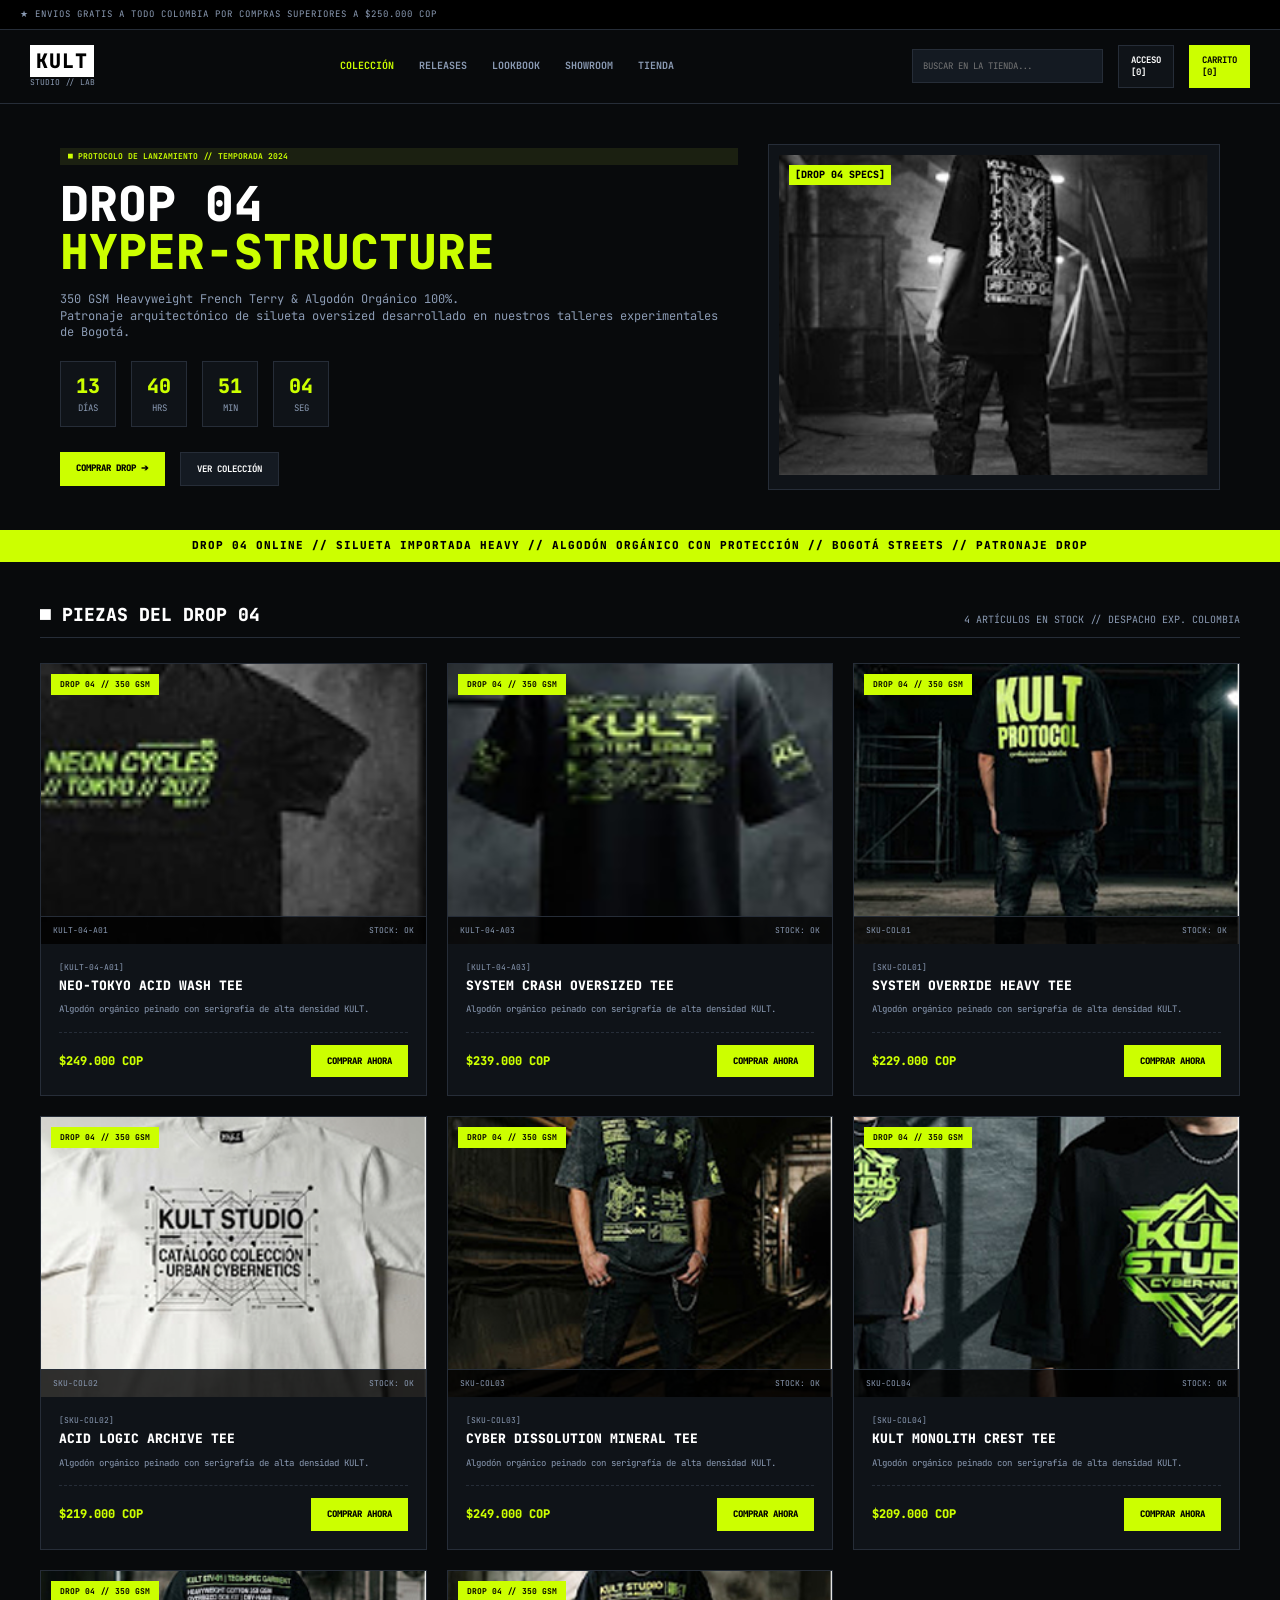
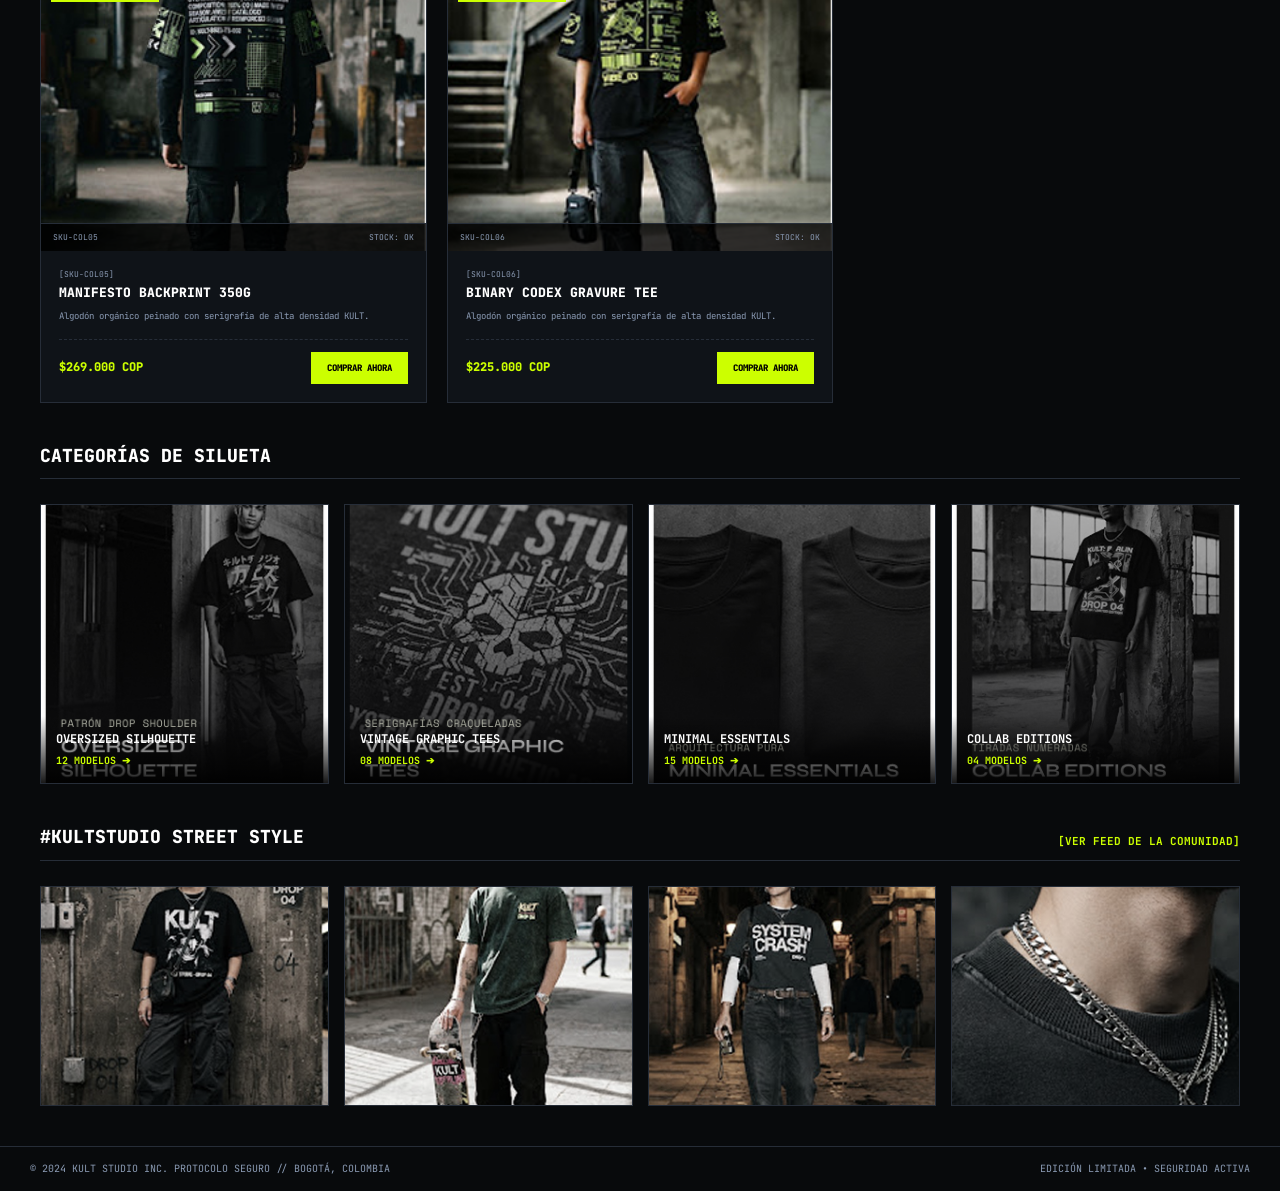
<file: index.html>
<!DOCTYPE html>
<html lang="es">
<head>
  <meta charset="UTF-8">
  <meta name="viewport" content="width=device-width, initial-scale=1.0">
  <title>KULT STUDIO // HOME</title>
  <link rel="preconnect" href="https://fonts.googleapis.com">
  <link rel="preconnect" href="https://fonts.gstatic.com" crossorigin>
  <link href="https://fonts.googleapis.com/css2?family=JetBrains+Mono:wght@400;600;700;800&display=swap" rel="stylesheet">
  <link rel="stylesheet" href="css/estilos.css">
</head>
<body>

  <!-- BARRA MARQUEE / AVISO TOP -->
  <div class="top-bar">
    <span>★ ENVIOS GRATIS A TODO COLOMBIA POR COMPRAS SUPERIORES A $250.000 COP</span>
  </div>

  <!-- HEADER PRINCIPAL -->
  <header class="main-header">
    <div class="logo">
      <span class="brand">KULT</span>
      <span class="sub-brand">STUDIO // LAB</span>
    </div>
    <nav class="nav-links">
      <a href="index.html" class="active">COLECCIÓN</a>
      <a href="#">RELEASES</a>
      <a href="#">LOOKBOOK</a>
      <a href="#">SHOWROOM</a>
      <a href="#">TIENDA</a>
    </nav>
    <div class="header-actions">
      <input type="text" placeholder="BUSCAR EN LA TIENDA..." class="search-input">
      <a href="registro.html" class="btn-account">ACCESO [0]</a>
      <a href="#" class="btn-cart">CART [0]</a>
    </div>
  </header>

  <!-- 1. HERO SECTION -->
  <section class="hero">
    <div class="hero-left">
      <span class="tag-label">■ PROTOCOLO DE LANZAMIENTO // TEMPORADA 2024</span>
      <h1 class="hero-title">DROP 04<br><span class="highlight">HYPER-STRUCTURE</span></h1>
      <p class="hero-desc">
        350 GSM Heavyweight French Terry & Algodón Orgánico 100%.<br>
        Patronaje arquitectónico de silueta oversized desarrollado en nuestros talleres experimentales de Bogotá.
      </p>

      <!-- TIMING / COUNTDOWN -->
      <div class="timer-box">
        <div class="time-unit"><span>13</span><small>DÍAS</small></div>
        <div class="time-unit"><span>40</span><small>HRS</small></div>
        <div class="time-unit"><span>51</span><small>MIN</small></div>
        <div class="time-unit"><span>04</span><small>SEG</small></div>
      </div>

      <div class="hero-btns">
        <a href="#" class="btn-primary">COMPRAR DROP ➔</a>
        <a href="#" class="btn-secondary">VER COLECCIÓN</a>
      </div>
    </div>

    <!-- IMAGEN HERO DERECHA -->
    <div class="hero-right">
      <div class="hero-img-card">
        <img src="img/hero-drop.jpg" alt="Hyper Structure Drop" class="cover-img">
        <span class="img-badge">[DROP 04 SPECS]</span>
      </div>
    </div>
  </section>

  <!-- BANNER CINTA AMARILLA -->
  <div class="yellow-ticker">
    <span>DROP 04 ONLINE // SILUETA IMPORTADA HEAVY // ALGODÓN ORGÁNICO CON PROTECCIÓN // BOGOTÁ STREETS // PATRONAJE DROP</span>
  </div>

  <!-- 2. PRODUCTOS (PIEZAS DEL DROP 04) -->
  <section class="section-container">
    <div class="section-header">
      <h2>■ PIEZAS DEL DROP 04</h2>
      <span class="sec-subtitle">4 ARTÍCULOS EN STOCK // DESPACHO EXP. COLOMBIA</span>
    </div>

    <div class="product-grid">
      <!-- PRODUCTO 1 -->
      <article class="product-card">
        <div class="card-img-box">
          <span class="card-tag">PROMO 01</span>
          <img src="img/camisa1.jpg" alt="Neo Tokyo Acid Wash">
        </div>
        <div class="card-info">
          <span class="prod-code">REF. KULT-04-A01</span>
          <h3>NEO-TOKYO ACID WASH TEE</h3>
          <p class="prod-price">$149.000 COP</p>
        </div>
      </article>

      <!-- PRODUCTO 2 -->
      <article class="product-card">
        <div class="card-img-box">
          <span class="card-tag highlight-tag">LIMITED DROP EXCLUSIVE</span>
          <img src="img/camisa2.jpg" alt="Cybernetic Dissonance">
        </div>
        <div class="card-info">
          <span class="prod-code">REF. KULT-04-A02</span>
          <h3>CYBERNETIC DISSONANCE TEE</h3>
          <p class="prod-price">$179.000 COP</p>
        </div>
      </article>

      <!-- PRODUCTO 3 -->
      <article class="product-card">
        <div class="card-img-box">
          <span class="card-tag">HEAVY TEE</span>
          <img src="img/camisa3.jpg" alt="System Crash Oversized">
        </div>
        <div class="card-info">
          <span class="prod-code">REF. KULT-04-A03</span>
          <h3>SYSTEM CRASH OVERSIZED TEE</h3>
          <p class="prod-price">$159.000 COP</p>
        </div>
      </article>

      <!-- PRODUCTO 4 -->
      <article class="product-card">
        <div class="card-img-box">
          <span class="card-tag">RAW CUT</span>
          <img src="img/camisa4.jpg" alt="Raw Archive Boxy">
        </div>
        <div class="card-info">
          <span class="prod-code">REF. KULT-04-A04</span>
          <h3>RAW ARCHIVE BOXY TEE</h3>
          <p class="prod-price">$139.000 COP</p>
        </div>
      </article>
    </div>
  </section>

  <!-- 3. CATEGORÍAS DE SILUETA -->
  <section class="section-container">
    <div class="section-header">
      <h2>CATEGORÍAS DE SILUETA</h2>
    </div>

    <div class="categories-grid">
      <div class="category-card">
        <img src="img/cat-oversized.jpg" alt="Oversized Silhouette">
        <div class="cat-overlay">
          <h3>OVERSIZED SILHOUETTE</h3>
          <span>12 MODELOS ➔</span>
        </div>
      </div>
      <div class="category-card">
        <img src="img/cat-vintage.jpg" alt="Vintage Graphic Tees">
        <div class="cat-overlay">
          <h3>VINTAGE GRAPHIC TEES</h3>
          <span>08 MODELOS ➔</span>
        </div>
      </div>
      <div class="category-card">
        <img src="img/cat-minimal.jpg" alt="Minimal Essentials">
        <div class="cat-overlay">
          <h3>MINIMAL ESSENTIALS</h3>
          <span>15 MODELOS ➔</span>
        </div>
      </div>
      <div class="category-card">
        <img src="img/cat-collab.jpg" alt="Collab Editions">
        <div class="cat-overlay">
          <h3>COLLAB EDITIONS</h3>
          <span>04 MODELOS ➔</span>
        </div>
      </div>
    </div>
  </section>

  <!-- 4. KULTSTUDIO STREET STYLE (GALERÍA DE FOTOS) -->
  <section class="section-container">
    <div class="section-header">
      <h2>#KULTSTUDIO STREET STYLE</h2>
      <a href="#" class="link-back">[VER FEED DE LA COMUNIDAD]</a>
    </div>

    <div class="street-grid">
      <div class="street-card"><img src="img/street1.jpg" alt="Streetstyle 1"></div>
      <div class="street-card"><img src="img/street2.jpg" alt="Streetstyle 2"></div>
      <div class="street-card"><img src="img/street3.jpg" alt="Streetstyle 3"></div>
      <div class="street-card"><img src="img/street4.jpg" alt="Streetstyle 4"></div>
    </div>
  </section>

  <!-- FOOTER PRINCIPAL -->
  <footer class="bottom-footer">
    <div>© 2024 KULT STUDIO INC. PROTOCOLO SEGURO // BOGOTÁ, COLOMBIA</div>
    <div>EDICIÓN LIMITADA • SEGURIDAD ACTIVA</div>
  </footer>
  <script src="js/main.js"></script>
</body>
</html>
</file>
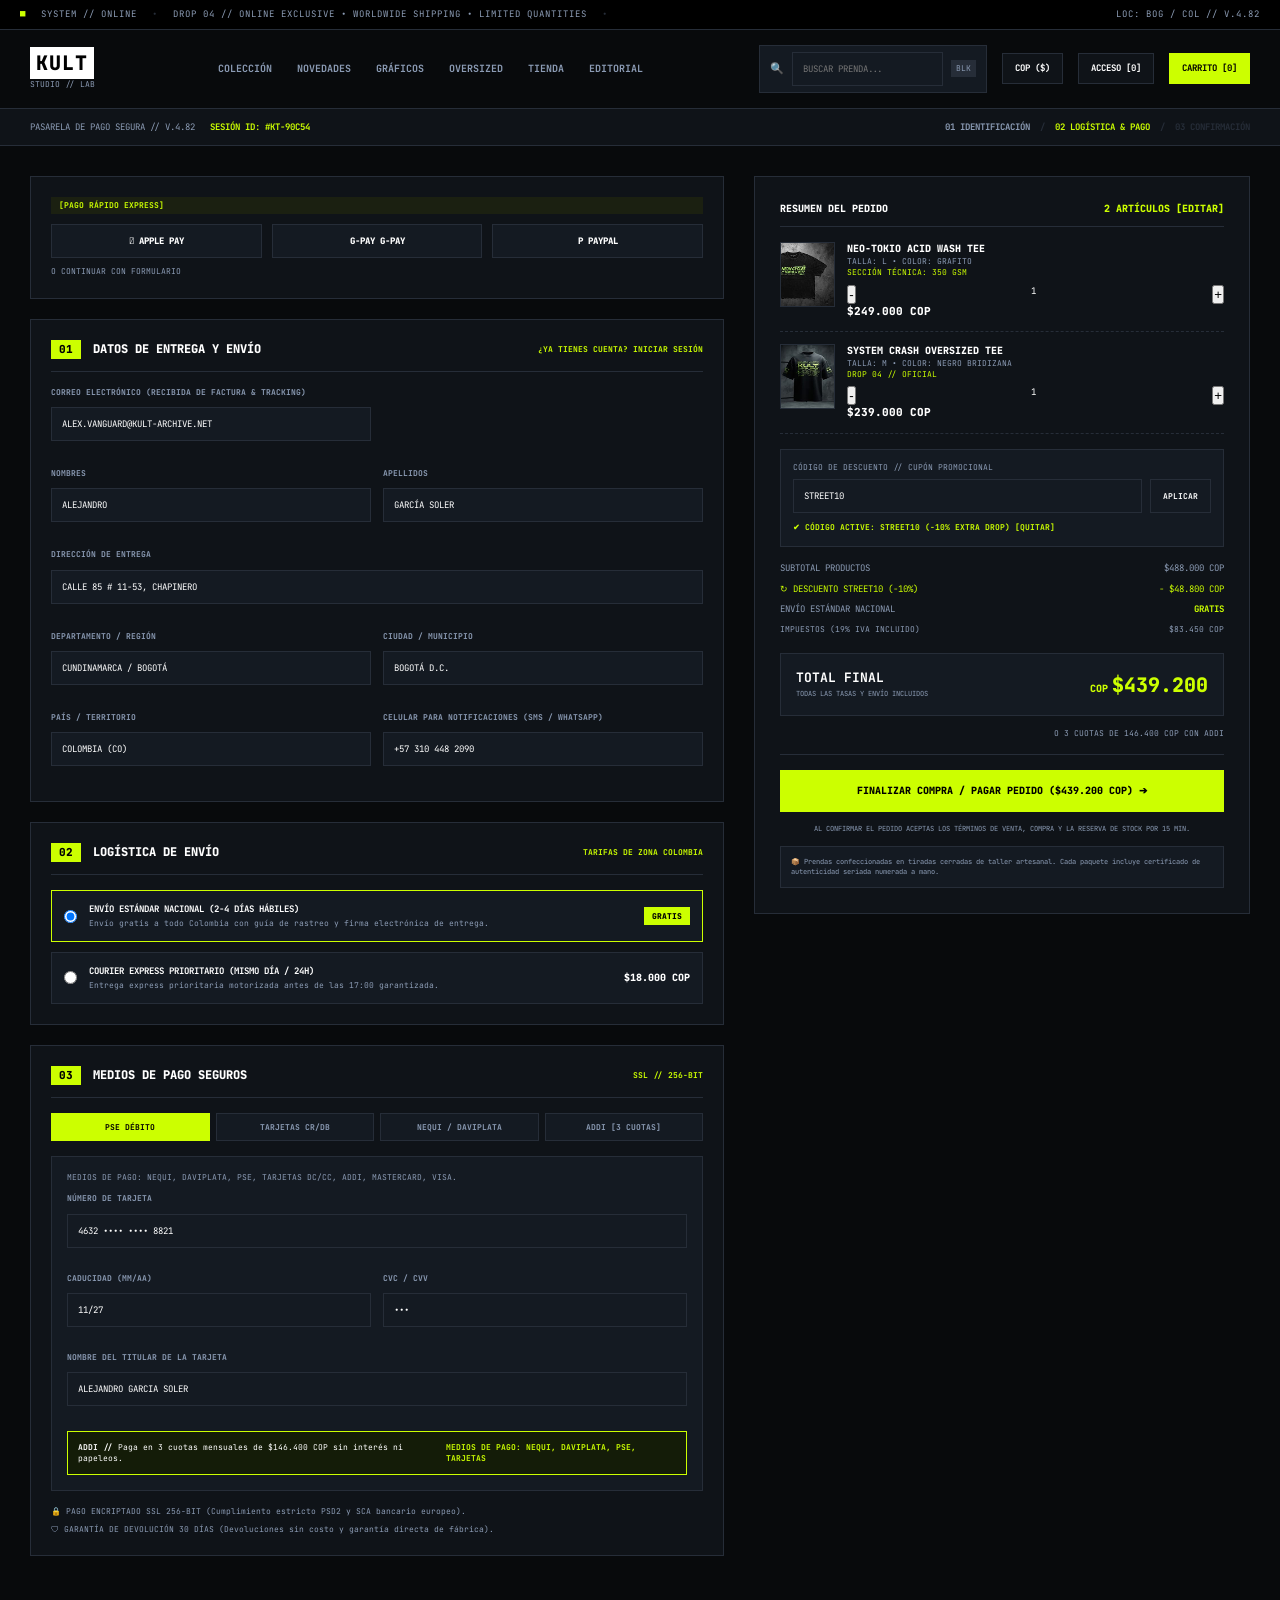
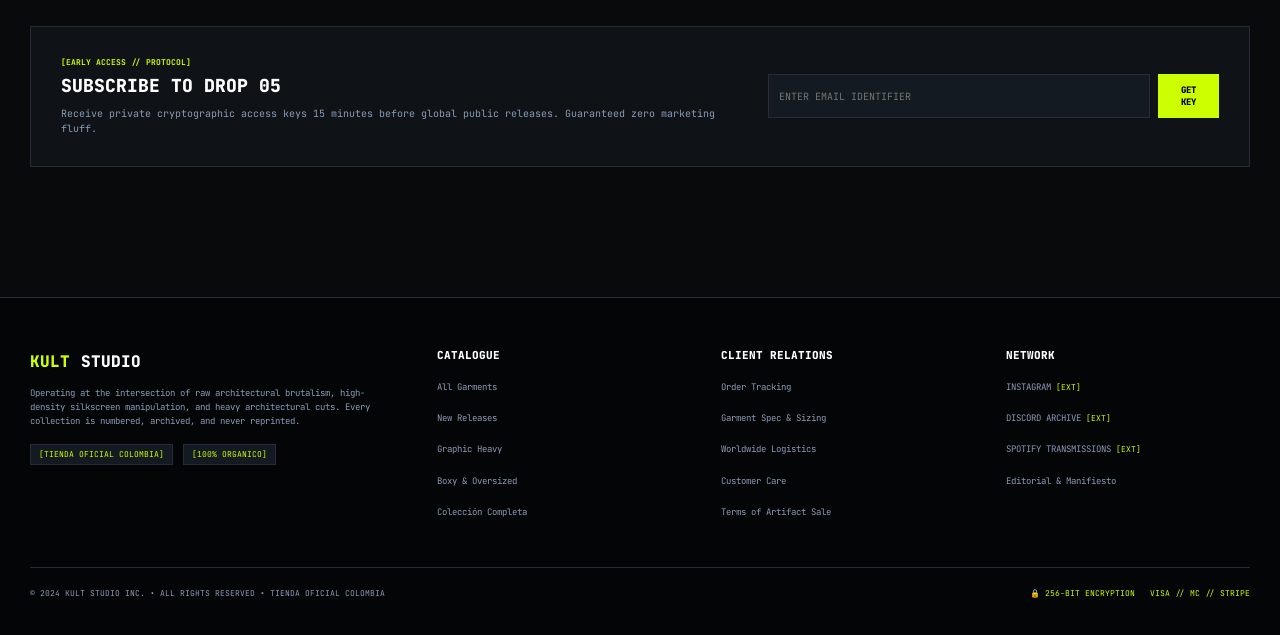
<file: checkout.html>
<!DOCTYPE html>
<html lang="es">
<head>
  <meta charset="UTF-8">
  <meta name="viewport" content="width=device-width, initial-scale=1.0">
  <title>Pasarela de Pago Segura // Checkout - KULT STUDIO</title>
  <link rel="preconnect" href="https://fonts.googleapis.com">
  <link rel="preconnect" href="https://fonts.gstatic.com" crossorigin>
  <link href="https://fonts.googleapis.com/css2?family=JetBrains+Mono:wght@400;600;700;800&display=swap" rel="stylesheet">
  <link rel="stylesheet" href="css/estilos.css">
</head>
<body>

  <!-- BARRA MARQUEE SUPERIOR -->
  <div class="top-bar">
    <span class="status-dot">■</span>
    <span>SYSTEM // ONLINE</span>
    <span class="bar-separator">•</span>
    <span>DROP 04 // ONLINE EXCLUSIVE • WORLDWIDE SHIPPING • LIMITED QUANTITIES</span>
    <span class="bar-separator">•</span>
    <span class="status-right">LOC: BOG / COL // V.4.82</span>
  </div>

  <!-- HEADER PRINCIPAL -->
  <header class="main-header">
    <div class="logo">
      <span class="brand">KULT</span>
      <span class="sub-brand">STUDIO // LAB</span>
    </div>
    <nav class="nav-links">
      <a href="index.html">COLECCIÓN</a>
      <a href="novedades.html">NOVEDADES</a>
      <a href="graficas.html">GRÁFICOS</a>
      <a href="oversized.html">OVERSIZED</a>
      <a href="tienda.html">TIENDA</a>
      <a href="editorial.html">EDITORIAL</a>
    </nav>
    <div class="header-actions">
      <div class="search-box">
        <span class="search-icon">🔍</span>
        <input type="text" placeholder="BUSCAR PRENDA..." class="search-input">
        <span class="search-kbd">BLK</span>
      </div>
      <a href="login.html" class="btn-account">COP ($)</a>
      <a href="#" class="btn-account">ACCESO [0]</a>
      <a href="#" class="btn-cart">CARRITO [2]</a>
    </div>
  </header>

  <!-- BARRA DE PROCESO DE PAGO SEGURO -->
  <div class="checkout-steps-bar">
    <div class="cs-left">
      <span class="cs-title">PASARELA DE PAGO SEGURA // V.4.82</span>
      <span class="cs-session">SESIÓN ID: #KT-90C54</span>
    </div>
    <div class="cs-steps">
      <span class="step-done">01 IDENTIFICACIÓN</span>
      <span class="step-sep">/</span>
      <span class="step-active">02 LOGÍSTICA & PAGO</span>
      <span class="step-sep">/</span>
      <span class="step-pending">03 CONFIRMACIÓN</span>
    </div>
  </div>

  <main class="page-content">
    <div class="checkout-grid-layout">
      
      <!-- COLUMNA IZQUIERDA: FORMULARIOS DE ENVÍO Y PAGO -->
      <div class="checkout-form-col">
        
        <!-- PAGO RÁPIDO EXPRESS -->
        <div class="checkout-card">
          <span class="tag-label">[PAGO RÁPIDO EXPRESS]</span>
          <div class="express-pay-row">
            <button class="exp-btn"> APPLE PAY</button>
            <button class="exp-btn">G-PAY G-PAY</button>
            <button class="exp-btn">P PAYPAL</button>
          </div>
          <span class="exp-sub">O CONTINUAR CON FORMULARIO</span>
        </div>

        <!-- 01 DATOS DE ENTREGA Y ENVÍO -->
        <div class="checkout-card">
          <div class="cc-header-num">
            <span class="num-box">01</span>
            <h3>DATOS DE ENTREGA Y ENVÍO</h3>
            <span class="cc-right-link">¿YA TIENES CUENTA? INICIAR SESIÓN</span>
          </div>

          <form class="delivery-form" onsubmit="event.preventDefault();">
            <div class="form-row-2">
              <div class="form-group">
                <label>CORREO ELECTRÓNICO (RECIBIDA DE FACTURA & TRACKING)</label>
                <input type="email" value="ALEX.VANGUARD@KULT-ARCHIVE.NET" required>
              </div>
            </div>

            <div class="form-row-2">
              <div class="form-group">
                <label>NOMBRES</label>
                <input type="text" value="ALEJANDRO" required>
              </div>
              <div class="form-group">
                <label>APELLIDOS</label>
                <input type="text" value="GARCÍA SOLER" required>
              </div>
            </div>

            <div class="form-row-2">
              <div class="form-group full-w">
                <label>DIRECCIÓN DE ENTREGA</label>
                <input type="text" value="CALLE 85 # 11-53, CHAPINERO" required>
              </div>
            </div>

            <div class="form-row-2">
              <div class="form-group">
                <label>DEPARTAMENTO / REGIÓN</label>
                <input type="text" value="CUNDINAMARCA / BOGOTÁ" required>
              </div>
              <div class="form-group">
                <label>CIUDAD / MUNICIPIO</label>
                <input type="text" value="BOGOTÁ D.C." required>
              </div>
            </div>

            <div class="form-row-2">
              <div class="form-group">
                <label>PAÍS / TERRITORIO</label>
                <input type="text" value="COLOMBIA (CO)" required>
              </div>
              <div class="form-group">
                <label>CELULAR PARA NOTIFICACIONES (SMS / WHATSAPP)</label>
                <input type="text" value="+57 310 448 2090" required>
              </div>
            </div>
          </form>
        </div>

        <!-- 02 LOGÍSTICA DE ENVÍO -->
        <div class="checkout-card">
          <div class="cc-header-num">
            <span class="num-box">02</span>
            <h3>LOGÍSTICA DE ENVÍO</h3>
            <span class="cc-right-code">TARIFAS DE ZONA COLOMBIA</span>
          </div>

          <div class="shipping-options-list">
            <label class="ship-option active-ship">
              <input type="radio" name="shipping" checked>
              <div class="ship-info">
                <strong>ENVÍO ESTÁNDAR NACIONAL (2-4 DÍAS HÁBILES)</strong>
                <span>Envío gratis a todo Colombia con guía de rastreo y firma electrónica de entrega.</span>
              </div>
              <div class="ship-price">
                <span class="free-badge">GRATIS</span>
              </div>
            </label>

            <label class="ship-option">
              <input type="radio" name="shipping">
              <div class="ship-info">
                <strong>COURIER EXPRESS PRIORITARIO (MISMO DÍA / 24H)</strong>
                <span>Entrega express prioritaria motorizada antes de las 17:00 garantizada.</span>
              </div>
              <div class="ship-price">
                <span class="paid-price">$18.000 COP</span>
              </div>
            </label>
          </div>
        </div>

        <!-- 03 MEDIOS DE PAGO SEGUROS -->
        <div class="checkout-card">
          <div class="cc-header-num">
            <span class="num-box">03</span>
            <h3>MEDIOS DE PAGO SEGUROS</h3>
            <span class="cc-right-code">SSL // 256-BIT</span>
          </div>

          <div class="payment-tabs-row">
            <button class="pt-btn active-pt">PSE DÉBITO</button>
            <button class="pt-btn">TARJETAS CR/DB</button>
            <button class="pt-btn">NEQUI / DAVIPLATA</button>
            <button class="pt-btn">ADDI [3 CUOTAS]</button>
          </div>

          <div class="payment-details-box">
            <p class="pd-desc">MEDIOS DE PAGO: NEQUI, DAVIPLATA, PSE, TARJETAS DC/CC, ADDI, MASTERCARD, VISA.</p>
            
            <div class="form-group">
              <label>NÚMERO DE TARJETA</label>
              <input type="text" value="4632 •••• •••• 8821">
            </div>

            <div class="form-row-2">
              <div class="form-group">
                <label>CADUCIDAD (MM/AA)</label>
                <input type="text" value="11/27">
              </div>
              <div class="form-group">
                <label>CVC / CVV</label>
                <input type="password" value="985">
              </div>
            </div>

            <div class="form-group">
              <label>NOMBRE DEL TITULAR DE LA TARJETA</label>
              <input type="text" value="ALEJANDRO GARCIA SOLER">
            </div>

            <div class="addi-banner-box">
              <div class="addi-left">
                <strong>ADDI //</strong> Paga en 3 cuotas mensuales de $146.400 COP sin interés ni papeleos.
              </div>
              <div class="addi-right">
                MEDIOS DE PAGO: NEQUI, DAVIPLATA, PSE, TARJETAS
              </div>
            </div>
          </div>

          <div class="security-guarantee-row">
            <span>🔒 PAGO ENCRIPTADO SSL 256-BIT (Cumplimiento estricto PSD2 y SCA bancario europeo).</span>
            <span>🛡 GARANTÍA DE DEVOLUCIÓN 30 DÍAS (Devoluciones sin costo y garantía directa de fábrica).</span>
          </div>
        </div>

      </div>

      <!-- COLUMNA DERECHA: RESUMEN DEL PEDIDO Y CHECKOUT -->
      <div class="checkout-summary-col">
        <div class="summary-box">
          <div class="sb-header">
            <span>RESUMEN DEL PEDIDO</span>
            <span class="sb-count">2 ARTÍCULOS [EDITAR]</span>
          </div>

          <!-- Item 1 en Resumen -->
          <div class="sum-item-row">
            <div class="sum-thumb">
              <img src="img/pay-thumb-1.jpg" alt="Neo-Tokyo Acid Wash Tee">
            </div>
            <div class="sum-info">
              <strong>NEO-TOKIO ACID WASH TEE</strong>
              <span class="sum-sub">TALLA: L • COLOR: GRAFITO</span>
              <span class="sum-spec">SECCIÓN TÉCNICA: 350 GSM</span>
              <div class="sum-qty-row">
                <button type="button" class="btn-qty" data-action="decrement" data-id="1">-</button>
                <span class="qty-num" id="qty-1">1</span>
                <button type="button" class="btn-qty" data-action="increment" data-id="1">+</button>
              </div>
              <span class="sum-item-price" id="price-1">$249.000 COP</span>
            </div>
          </div>

          <!-- Item 2 en Resumen -->
          <div class="sum-item-row">
            <div class="sum-thumb">
              <img src="img/pay-thumb-2.jpg" alt="System Crash Oversized Tee">
            </div>
            <div class="sum-info">
              <strong>SYSTEM CRASH OVERSIZED TEE</strong>
              <span class="sum-sub">TALLA: M • COLOR: NEGRO BRIDIZANA</span>
              <span class="sum-spec">DROP 04 // OFICIAL</span>
              <div class="sum-qty-row">
                <button type="button" class="btn-qty" data-action="decrement" data-id="2">-</button>
                <span class="qty-num" id="qty-2">1</span>
                <button type="button" class="btn-qty" data-action="increment" data-id="2">+</button>
              </div>
              <span class="sum-item-price" id="price-2">$239.000 COP</span>
            </div>
          </div>

          <!-- Aplicación de Código Promocional -->
          <div class="promo-code-box">
            <span class="pc-label">CÓDIGO DE DESCUENTO // CUPÓN PROMOCIONAL</span>
            <div class="pc-input-row">
              <input type="text" value="STREET10" class="pc-input">
              <button class="btn-secondary pc-btn">APLICAR</button>
            </div>
            <span class="pc-active-msg">✔ CÓDIGO ACTIVE: STREET10 (-10% EXTRA DROP) [QUITAR]</span>
          </div>

          <!-- Cálculos de Totales -->
          <div class="totals-calculation-box">
            <div class="tot-row">
              <span>SUBTOTAL PRODUCTOS</span>
              <span>$488.000 COP</span>
            </div>
            <div class="tot-row discount-row">
              <span>↻ DESCUENTO STREET10 (-10%)</span>
              <span>- $48.800 COP</span>
            </div>
            <div class="tot-row">
              <span>ENVÍO ESTÁNDAR NACIONAL</span>
              <span class="free-txt">GRATIS</span>
            </div>
            <div class="tot-row taxes-row">
              <span>IMPUESTOS (19% IVA INCLUIDO)</span>
              <span>$83.450 COP</span>
            </div>

            <div class="grand-total-row">
              <div class="gtr-left">
                <strong>TOTAL FINAL</strong>
                <span>TODAS LAS TASAS Y ENVÍO INCLUIDOS</span>
              </div>
              <div class="gtr-right">
                <span class="gt-currency">COP</span>
                <span class="gt-price">$439.200</span>
              </div>
            </div>
            <span class="gt-sub">O 3 CUOTAS DE 146.400 COP CON ADDI</span>
          </div>

          <!-- Botón Finalizar Compra Masivo -->
          <div class="final-buy-container">
            <a href="#" class="btn-primary btn-pay-now">
              FINALIZAR COMPRA / PAGAR PEDIDO ($439.200 COP) ➔
            </a>
            <p class="terms-warning">
              AL CONFIRMAR EL PEDIDO ACEPTAS LOS TÉRMINOS DE VENTA, COMPRA Y LA RESERVA DE STOCK POR 15 MIN.
            </p>
            <div class="auth-cert-box">
              <span>📦 Prendas confeccionadas en tiradas cerradas de taller artesanal. Cada paquete incluye certificado de autenticidad seriada numerada a mano.</span>
            </div>
          </div>

        </div>
      </div>

    </div>

    <!-- SECCIÓN DE SUSCRIPCIÓN AL DROP 05 -->
    <section class="section-container newsletter-banner" style="margin-top: 50px;">
      <div class="news-banner-content">
        <div class="news-banner-info">
          <span class="section-tag">[EARLY ACCESS // PROTOCOL]</span>
          <h2 class="news-banner-title">SUBSCRIBE TO DROP 05</h2>
          <p class="news-banner-text">Receive private cryptographic access keys 15 minutes before global public releases. Guaranteed zero marketing fluff.</p>
        </div>
        <form class="news-banner-form" onsubmit="event.preventDefault();">
          <input type="email" placeholder="ENTER EMAIL IDENTIFIER" class="news-input" required>
          <button type="submit" class="btn-primary news-btn">GET KEY</button>
        </form>
      </div>
    </section>
  </main>

  <!-- FOOTER EXTENSO DE 4 COLUMNAS -->
  <footer class="site-footer">
    <div class="footer-columns-container">
      
      <div class="footer-col-main">
        <div class="footer-brand">
          <span class="brand-bold">KULT</span> <span class="brand-sub">STUDIO</span>
        </div>
        <p class="footer-brand-desc">
          Operating at the intersection of raw architectural brutalism, high-density silkscreen manipulation, and heavy architectural cuts. Every collection is numbered, archived, and never reprinted.
        </p>
        <div class="footer-security-tags">
          <span class="sec-tag">[TIENDA OFICIAL COLOMBIA]</span>
          <span class="sec-tag">[100% ORGANICO]</span>
        </div>
      </div>

      <div class="footer-col-links">
        <h4 class="footer-link-title">CATALOGUE</h4>
        <ul>
          <li><a href="#">All Garments</a></li>
          <li><a href="#">New Releases</a></li>
          <li><a href="#">Graphic Heavy</a></li>
          <li><a href="#">Boxy & Oversized</a></li>
          <li><a href="#">Colección Completa</a></li>
        </ul>
      </div>

      <div class="footer-col-links">
        <h4 class="footer-link-title">CLIENT RELATIONS</h4>
        <ul>
          <li><a href="#">Order Tracking</a></li>
          <li><a href="#">Garment Spec & Sizing</a></li>
          <li><a href="#">Worldwide Logistics</a></li>
          <li><a href="#">Customer Care</a></li>
          <li><a href="#">Terms of Artifact Sale</a></li>
        </ul>
      </div>

      <div class="footer-col-links">
        <h4 class="footer-link-title">NETWORK</h4>
        <ul>
          <li><a href="#">INSTAGRAM <span class="net-tag">[EXT]</span></a></li>
          <li><a href="#">DISCORD ARCHIVE <span class="net-tag">[EXT]</span></a></li>
          <li><a href="#">SPOTIFY TRANSMISSIONS <span class="net-tag">[EXT]</span></a></li>
          <li><a href="#">Editorial & Manifiesto</a></li>
        </ul>
      </div>

    </div>

    <div class="footer-bottom-bar">
      <div>© 2024 KULT STUDIO INC. • ALL RIGHTS RESERVED • TIENDA OFICIAL COLOMBIA</div>
      <div class="footer-bottom-status">
        <span class="status-crypt">🔒 256-BIT ENCRYPTION</span>
        <a href="#" class="status-link">VISA // MC // STRIPE</a>
      </div>
    </div>
  </footer>
  <script src="js/main.js"></script>
</body>
</html>
</file>
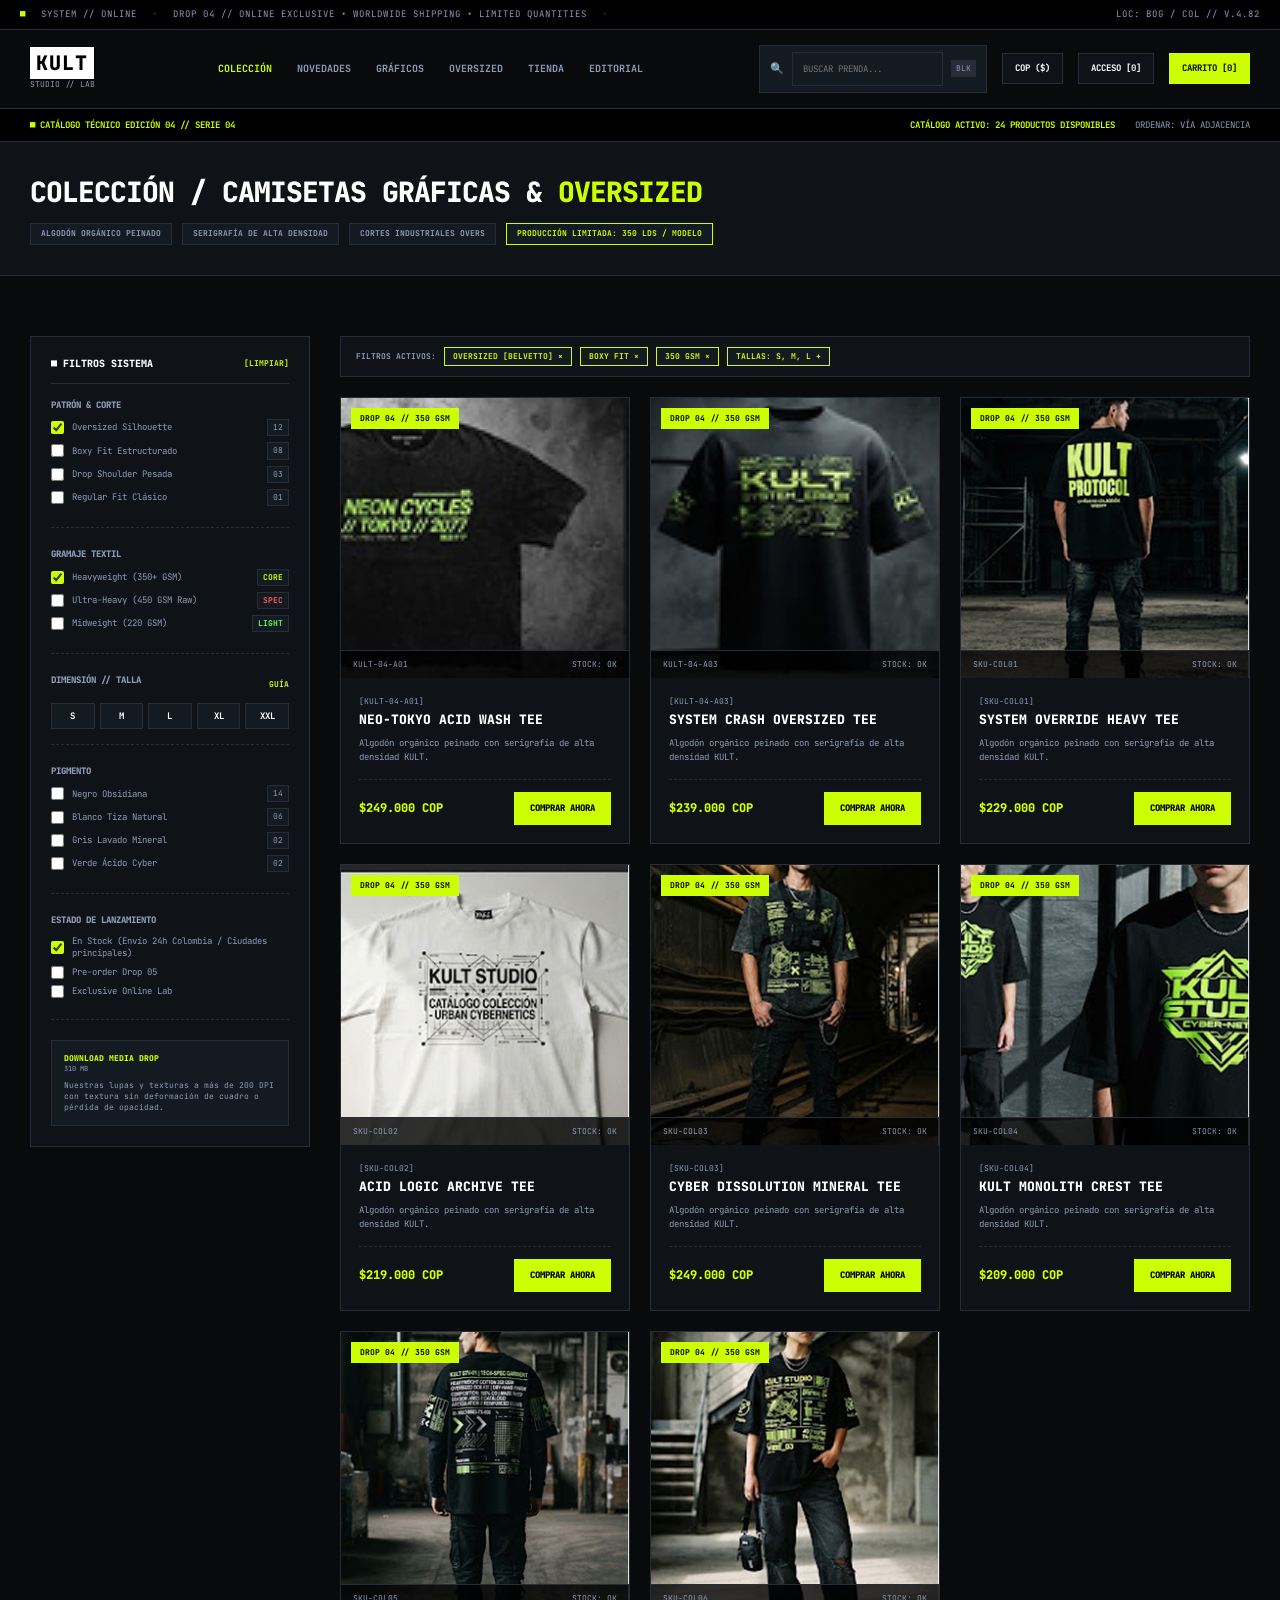
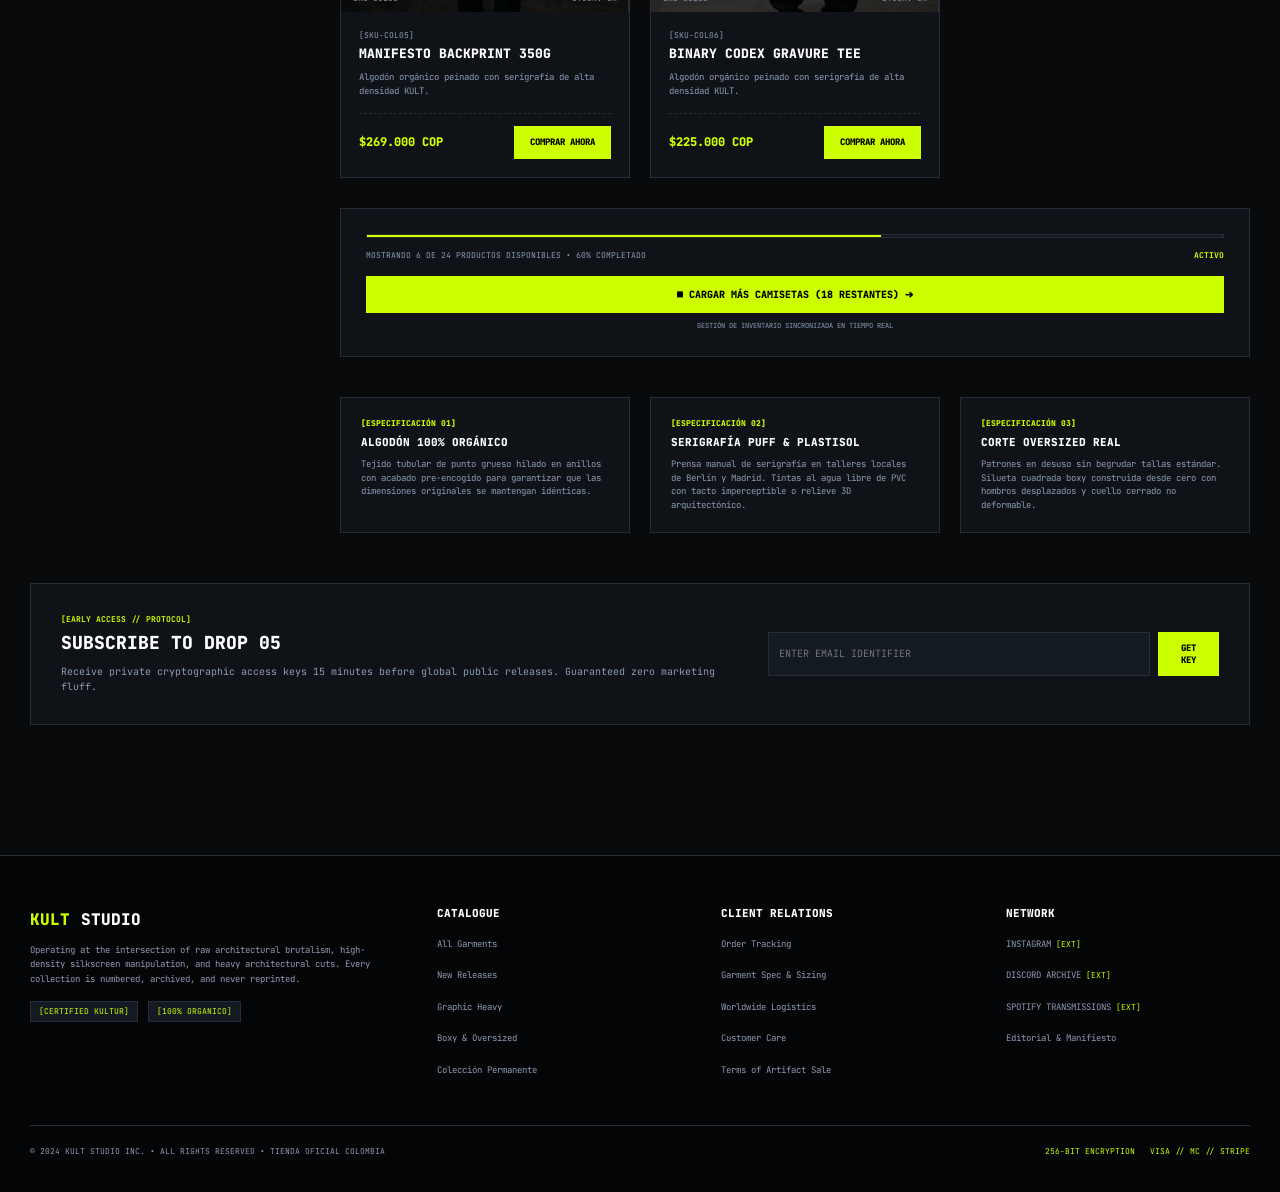
<file: coleccion.html>
<!DOCTYPE html>
<html lang="es">
<head>
  <meta charset="UTF-8">
  <meta name="viewport" content="width=device-width, initial-scale=1.0">
  <title>Colección / Camisetas Gráficas & Oversized - KULT STUDIO</title>
  <link rel="preconnect" href="https://fonts.googleapis.com">
  <link rel="preconnect" href="https://fonts.gstatic.com" crossorigin>
  <link href="https://fonts.googleapis.com/css2?family=JetBrains+Mono:wght@400;600;700;800&display=swap" rel="stylesheet">
  <link rel="stylesheet" href="css/estilos.css">
</head>
<body>

  <!-- BARRA MARQUEE SUPERIOR -->
  <div class="top-bar">
    <span class="status-dot">■</span>
    <span>SYSTEM // ONLINE</span>
    <span class="bar-separator">•</span>
    <span>DROP 04 // ONLINE EXCLUSIVE • WORLDWIDE SHIPPING • LIMITED QUANTITIES</span>
    <span class="bar-separator">•</span>
    <span class="status-right">LOC: BOG / COL // V.4.82</span>
  </div>

  <!-- HEADER PRINCIPAL -->
  <header class="main-header">
    <div class="logo">
      <span class="brand">KULT</span>
      <span class="sub-brand">STUDIO // LAB</span>
    </div>
    <nav class="nav-links">
      <a href="coleccion.html" class="active">COLECCIÓN</a>
      <a href="novedades.html">NOVEDADES</a>
      <a href="graficas.html">GRÁFICOS</a>
      <a href="oversized.html">OVERSIZED</a>
      <a href="tienda.html">TIENDA</a>
      <a href="editorial.html">EDITORIAL</a>
    </nav>
    <div class="header-actions">
      <div class="search-box">
        <span class="search-icon">🔍</span>
        <input type="text" placeholder="BUSCAR PRENDA..." class="search-input">
        <span class="search-kbd">BLK</span>
      </div>
      <a href="login.html" class="btn-account">COP ($)</a>
      <a href="#" class="btn-account">ACCESO [0]</a>
      <a href="#" class="btn-cart">CARRITO [2]</a>
    </div>
  </header>

  <!-- BREADCRUMB & METRICAS DE COLECCIÓN -->
  <div class="breadcrumb-bar collection-top-strip">
    <div class="breadcrumb-links">
      <span class="active-crumb">■ CATÁLOGO TÉCNICO EDICIÓN 04 // SERIE 04</span>
    </div>
    <div class="status-metrics">
      <span class="status-active">CATÁLOGO ACTIVO: 24 PRODUCTOS DISPONIBLES</span>
      <span>ORDENAR: VÍA ADJACENCIA</span>
    </div>
  </div>

  <!-- TÍTULO PRINCIPAL DE COLECCIÓN -->
  <div class="collection-title-banner">
    <h1 class="col-main-heading">
      COLECCIÓN / CAMISETAS GRÁFICAS & <span class="highlight">OVERSIZED</span>
    </h1>
    <div class="col-subtags-row">
      <span class="ctag">ALGODÓN ORGÁNICO PEINADO</span>
      <span class="ctag">SERIGRAFÍA DE ALTA DENSIDAD</span>
      <span class="ctag">CORTES INDUSTRIALES OVERS</span>
      <span class="ctag special-tag">PRODUCCIÓN LIMITADA: 350 LDS / MODELO</span>
    </div>
  </div>

  <main class="page-content">
    <div class="collection-grid-layout">
      
      <!-- COLUMNA IZQUIERDA: FILTROS DEL SISTEMA -->
      <aside class="sidebar-filters">
        <div class="filter-header-box">
          <span class="fh-title">■ FILTROS SISTEMA</span>
          <a href="#" class="fh-clear">[LIMPIAR]</a>
        </div>

        <!-- Grupo 1: Patrón & Corte -->
        <div class="filter-group">
          <span class="fg-title">PATRÓN & CORTE</span>
          <label class="filter-chk"><input type="checkbox" checked> <span>Oversized Silhouette</span> <span class="f-count">12</span></label>
          <label class="filter-chk"><input type="checkbox"> <span>Boxy Fit Estructurado</span> <span class="f-count">08</span></label>
          <label class="filter-chk"><input type="checkbox"> <span>Drop Shoulder Pesada</span> <span class="f-count">03</span></label>
          <label class="filter-chk"><input type="checkbox"> <span>Regular Fit Clásico</span> <span class="f-count">01</span></label>
        </div>

        <!-- Grupo 2: Gramaje Textil -->
        <div class="filter-group">
          <span class="fg-title">GRAMAJE TEXTIL</span>
          <label class="filter-chk"><input type="checkbox" checked> <span>Heavyweight (350+ GSM)</span> <span class="f-count core-tag">CORE</span></label>
          <label class="filter-chk"><input type="checkbox"> <span>Ultra-Heavy (450 GSM Raw)</span> <span class="f-count spec-tag">SPEC</span></label>
          <label class="filter-chk"><input type="checkbox"> <span>Midweight (220 GSM)</span> <span class="f-count light-tag">LIGHT</span></label>
        </div>

        <!-- Grupo 3: Dimensión / Talla -->
        <div class="filter-group">
          <div class="fg-top-row">
            <span class="fg-title">DIMENSIÓN // TALLA</span>
            <span class="fg-action">GUÍA</span>
          </div>
          <div class="size-filter-grid">
            <button class="sz-box">S</button>
            <button class="sz-box">M</button>
            <button class="sz-box">L</button>
            <button class="sz-box">XL</button>
            <button class="sz-box">XXL</button>
          </div>
        </div>

        <!-- Grupo 4: Pigmento -->
        <div class="filter-group">
          <span class="fg-title">PIGMENTO</span>
          <label class="filter-chk"><input type="checkbox"> <span>Negro Obsidiana</span> <span class="f-count">14</span></label>
          <label class="filter-chk"><input type="checkbox"> <span>Blanco Tiza Natural</span> <span class="f-count">06</span></label>
          <label class="filter-chk"><input type="checkbox"> <span>Gris Lavado Mineral</span> <span class="f-count">02</span></label>
          <label class="filter-chk"><input type="checkbox"> <span>Verde Ácido Cyber</span> <span class="f-count">02</span></label>
        </div>

        <!-- Grupo 5: Estado de Lanzamiento -->
        <div class="filter-group">
          <span class="fg-title">ESTADO DE LANZAMIENTO</span>
          <label class="filter-chk"><input type="checkbox" checked> <span>En Stock (Envío 24h Colombia / Ciudades principales)</span></label>
          <label class="filter-chk"><input type="checkbox"> <span>Pre-order Drop 05</span></label>
          <label class="filter-chk"><input type="checkbox"> <span>Exclusive Online Lab</span></label>
        </div>

        <!-- Banner Descarga Media -->
        <div class="filter-banner-box">
          <span class="fbb-title">DOWNLOAD MEDIA DROP</span>
          <span class="fbb-code">310 MB</span>
          <p class="fbb-text">Nuestras lupas y texturas a más de 200 DPI con textura sin deformación de cuadro o pérdida de opacidad.</p>
        </div>
      </aside>

      <!-- COLUMNA DERECHA: CATÁLOGO DE PRODUCTOS (6 TARJETAS) -->
      <div class="catalog-products-col">
        
        <!-- Sub-barra de filtros activos -->
        <div class="active-filters-bar">
          <span class="af-label">FILTROS ACTIVOS:</span>
          <span class="af-pill">OVERSIZED [BELVETTO] ×</span>
          <span class="af-pill">BOXY FIT ×</span>
          <span class="af-pill">350 GSM ×</span>
          <span class="af-pill">TALLAS: S, M, L +</span>
        </div>

        <div class="products-grid-3col">
          
          <!-- PRODUCTO 1 -->
          <article class="product-card">
            <div class="card-img-wrap">
              <span class="card-badge highlight-badge">HOT DROP // 350 GSM</span>
              <img src="img/col-item-1.jpg" alt="System Override Heavy Tee">
              <div class="card-overlay-bottom">
                <span>BOXY FIT • 350 GSM</span>
                <span>STOCK: OK</span>
              </div>
            </div>
            <div class="card-info-box">
              <span class="prod-code">[SKU-COL01]</span>
              <h3 class="prod-title">SYSTEM OVERRIDE HEAVY TEE</h3>
              <p class="prod-desc">Serigrafía cuadriceps tinta plastisol mate alta definición sobre base negra.</p>
              <div class="prod-price-row">
                <span class="price">$229.000 COP</span>
                <a href="producto.html" class="btn-primary">COMPRAR AHORA</a>
              </div>
            </div>
          </article>

          <!-- PRODUCTO 2 -->
          <article class="product-card">
            <div class="card-img-wrap">
              <span class="card-badge">TOP RATED</span>
              <img src="img/col-item-2.jpg" alt="Acid Logic Archive Tee">
              <div class="card-overlay-bottom">
                <span>OVERS // 300 GSM</span>
                <span>LIMITED</span>
              </div>
            </div>
            <div class="card-info-box">
              <span class="prod-code">[SKU-COL02]</span>
              <h3 class="prod-title">ACID LOGIC ARCHIVE TEE</h3>
              <p class="prod-desc">Blanco tiza crudo con tintas químicas de descarga directa ecológica.</p>
              <div class="prod-price-row">
                <span class="price">$219.000 COP</span>
                <a href="producto.html" class="btn-primary">COMPRAR AHORA</a>
              </div>
            </div>
          </article>

          <!-- PRODUCTO 3 -->
          <article class="product-card">
            <div class="card-img-wrap">
              <span class="card-badge highlight-badge">KULT // 2024-04</span>
              <img src="img/col-item-3.jpg" alt="Cyber Dissolution Mineral Tee">
              <div class="card-overlay-bottom">
                <span>DROP EXCLUSIVE</span>
                <span>350 GSM</span>
              </div>
            </div>
            <div class="card-info-box">
              <span class="prod-code">[SKU-COL03]</span>
              <h3 class="prod-title">CYBER DISSOLUTION MINERAL TEE</h3>
              <p class="prod-desc">Lavado a la piedra individual. Efecto de desgaste industrial auténtico.</p>
              <div class="prod-price-row">
                <span class="price">$249.000 COP</span>
                <a href="producto.html" class="btn-primary">COMPRAR AHORA</a>
              </div>
            </div>
          </article>

          <!-- PRODUCTO 4 -->
          <article class="product-card">
            <div class="card-img-wrap">
              <span class="card-badge">BOXY FIT</span>
              <img src="img/col-item-4.jpg" alt="Kult Monolith Crest Tee">
              <div class="card-overlay-bottom">
                <span>STOCK DISPONIBLE</span>
              </div>
            </div>
            <div class="card-info-box">
              <span class="prod-code">[SKU-COL04]</span>
              <h3 class="prod-title">KULT MONOLITH CREST TEE</h3>
              <p class="prod-desc">Gráfico emblemático del escudo con relieve plastisol brillante.</p>
              <div class="prod-price-row">
                <span class="price">$209.000 COP</span>
                <a href="producto.html" class="btn-primary">COMPRAR AHORA</a>
              </div>
            </div>
          </article>

          <!-- PRODUCTO 5 -->
          <article class="product-card">
            <div class="card-img-wrap">
              <span class="card-badge highlight-badge">EDICIÓN LIMITADA</span>
              <img src="img/col-item-5.jpg" alt="Manifesto Backprint 350G">
              <div class="card-overlay-bottom">
                <span>ULTRA-HEAVY</span>
              </div>
            </div>
            <div class="card-info-box">
              <span class="prod-code">[SKU-COL05]</span>
              <h3 class="prod-title">MANIFESTO BACKPRINT 350G</h3>
              <p class="prod-desc">El gran éxito contundente de nuestra cápsula visual de manifiesto.</p>
              <div class="prod-price-row">
                <span class="price">$269.000 COP</span>
                <a href="producto.html" class="btn-primary">COMPRAR AHORA</a>
              </div>
            </div>
          </article>

          <!-- PRODUCTO 6 -->
          <article class="product-card">
            <div class="card-img-wrap">
              <span class="card-badge">OVERSIZED</span>
              <img src="img/col-item-6.jpg" alt="Binary Codex Gravure Tee">
              <div class="card-overlay-bottom">
                <span>NUEVO DROP</span>
              </div>
            </div>
            <div class="card-info-box">
              <span class="prod-code">[SKU-COL06]</span>
              <h3 class="prod-title">BINARY CODEX GRAVURE TEE</h3>
              <p class="prod-desc">Patrón amplio con costura recta. Doble pespunte de refuerzo técnico.</p>
              <div class="prod-price-row">
                <span class="price">$225.000 COP</span>
                <a href="producto.html" class="btn-primary">COMPRAR AHORA</a>
              </div>
            </div>
          </article>

        </div>

        <!-- BARRA DE CARGA E INVENTARIO -->
        <div class="load-more-catalog-box">
          <div class="lm-progress-bar">
            <div class="lm-fill" style="width: 60%;"></div>
          </div>
          <div class="lm-info-row">
            <span>MOSTRANDO 6 DE 24 PRODUCTOS DISPONIBLES • 60% COMPLETADO</span>
            <span class="lm-status">ACTIVO</span>
          </div>
          <button class="btn-primary load-more-btn">
            ■ CARGAR MÁS CAMISETAS (18 RESTANTES) ➔
          </button>
          <span class="lm-sub">GESTIÓN DE INVENTARIO SINCRONIZADA EN TIEMPO REAL</span>
        </div>

        <!-- 3 BLOQUES DE ESPECIFICACIONES TÉCNICAS INFERIORES -->
        <div class="tech-specs-3col">
          <div class="ts-card">
            <span class="ts-num">[ESPECIFICACIÓN 01]</span>
            <h4 class="ts-title">ALGODÓN 100% ORGÁNICO</h4>
            <p class="ts-desc">Tejido tubular de punto grueso hilado en anillos con acabado pre-encogido para garantizar que las dimensiones originales se mantengan idénticas.</p>
          </div>
          <div class="ts-card">
            <span class="ts-num">[ESPECIFICACIÓN 02]</span>
            <h4 class="ts-title">SERIGRAFÍA PUFF & PLASTISOL</h4>
            <p class="ts-desc">Prensa manual de serigrafía en talleres locales de Berlín y Madrid. Tintas al agua libre de PVC con tacto imperceptible o relieve 3D arquitectónico.</p>
          </div>
          <div class="ts-card">
            <span class="ts-num">[ESPECIFICACIÓN 03]</span>
            <h4 class="ts-title">CORTE OVERSIZED REAL</h4>
            <p class="ts-desc">Patrones en desuso sin begrudar tallas estándar. Silueta cuadrada boxy construida desde cero con hombros desplazados y cuello cerrado no deformable.</p>
          </div>
        </div>

      </div>

    </div>

    <!-- SECCIÓN DE SUSCRIPCIÓN AL DROP 05 -->
    <section class="section-container newsletter-banner" style="margin-top: 50px;">
      <div class="news-banner-content">
        <div class="news-banner-info">
          <span class="section-tag">[EARLY ACCESS // PROTOCOL]</span>
          <h2 class="news-banner-title">SUBSCRIBE TO DROP 05</h2>
          <p class="news-banner-text">Receive private cryptographic access keys 15 minutes before global public releases. Guaranteed zero marketing fluff.</p>
        </div>
        <form class="news-banner-form" onsubmit="event.preventDefault();">
          <input type="email" placeholder="ENTER EMAIL IDENTIFIER" class="news-input" required>
          <button type="submit" class="btn-primary news-btn">GET KEY</button>
        </form>
      </div>
    </section>
  </main>

  <!-- FOOTER EXTENSO DE 4 COLUMNAS -->
  <footer class="site-footer">
    <div class="footer-columns-container">
      
      <div class="footer-col-main">
        <div class="footer-brand">
          <span class="brand-bold">KULT</span> <span class="brand-sub">STUDIO</span>
        </div>
        <p class="footer-brand-desc">
          Operating at the intersection of raw architectural brutalism, high-density silkscreen manipulation, and heavy architectural cuts. Every collection is numbered, archived, and never reprinted.
        </p>
        <div class="footer-security-tags">
          <span class="sec-tag">[CERTIFIED KULTUR]</span>
          <span class="sec-tag">[100% ORGANICO]</span>
        </div>
      </div>

      <div class="footer-col-links">
        <h4 class="footer-link-title">CATALOGUE</h4>
        <ul>
          <li><a href="#">All Garments</a></li>
          <li><a href="#">New Releases</a></li>
          <li><a href="#">Graphic Heavy</a></li>
          <li><a href="#">Boxy & Oversized</a></li>
          <li><a href="#">Colección Permanente</a></li>
        </ul>
      </div>

      <div class="footer-col-links">
        <h4 class="footer-link-title">CLIENT RELATIONS</h4>
        <ul>
          <li><a href="#">Order Tracking</a></li>
          <li><a href="#">Garment Spec & Sizing</a></li>
          <li><a href="#">Worldwide Logistics</a></li>
          <li><a href="#">Customer Care</a></li>
          <li><a href="#">Terms of Artifact Sale</a></li>
        </ul>
      </div>

      <div class="footer-col-links">
        <h4 class="footer-link-title">NETWORK</h4>
        <ul>
          <li><a href="#">INSTAGRAM <span class="net-tag">[EXT]</span></a></li>
          <li><a href="#">DISCORD ARCHIVE <span class="net-tag">[EXT]</span></a></li>
          <li><a href="#">SPOTIFY TRANSMISSIONS <span class="net-tag">[EXT]</span></a></li>
          <li><a href="#">Editorial & Manifiesto</a></li>
        </ul>
      </div>

    </div>

    <div class="footer-bottom-bar">
      <div>© 2024 KULT STUDIO INC. • ALL RIGHTS RESERVED • TIENDA OFICIAL COLOMBIA</div>
      <div class="footer-bottom-status">
        <span class="status-crypt">256-BIT ENCRYPTION</span>
        <a href="#" class="status-link">VISA // MC // STRIPE</a>
      </div>
    </div>
  </footer>
  <script src="js/main.js"></script>
</body>
</html>
</file>
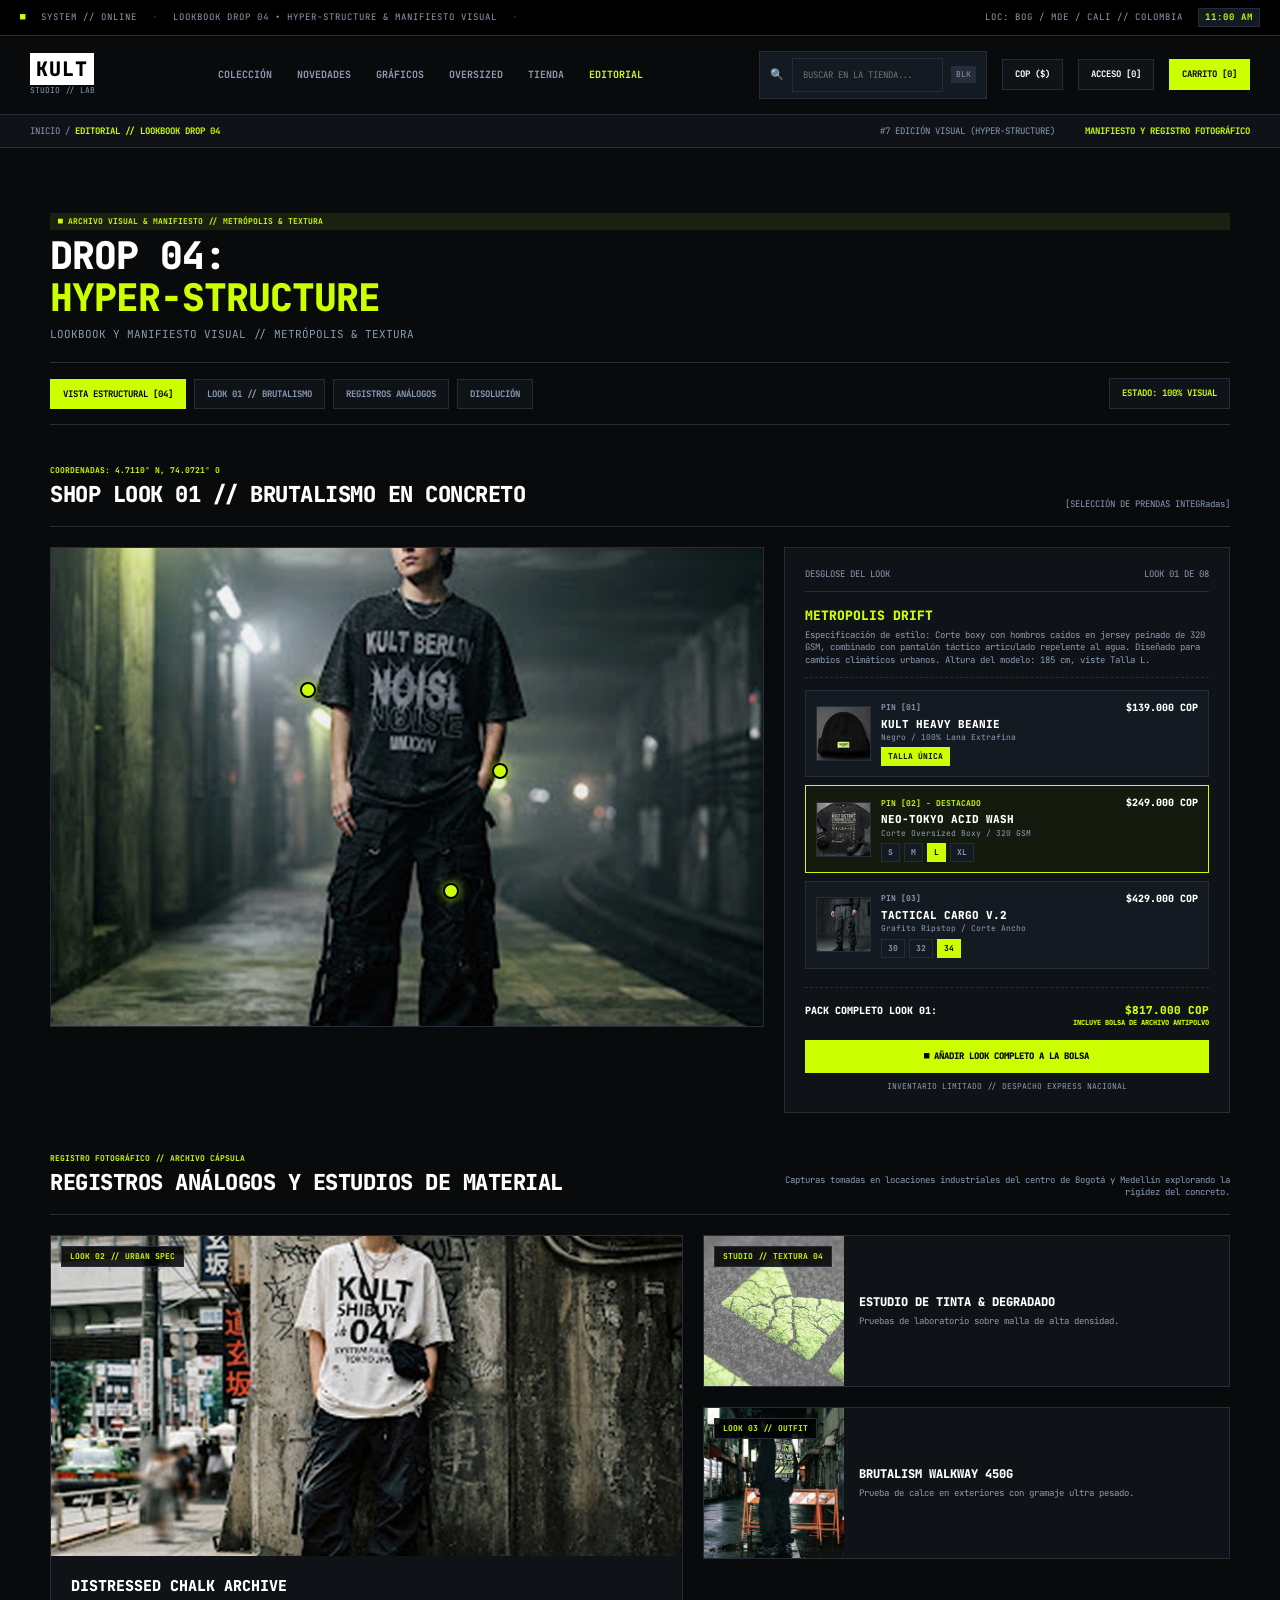
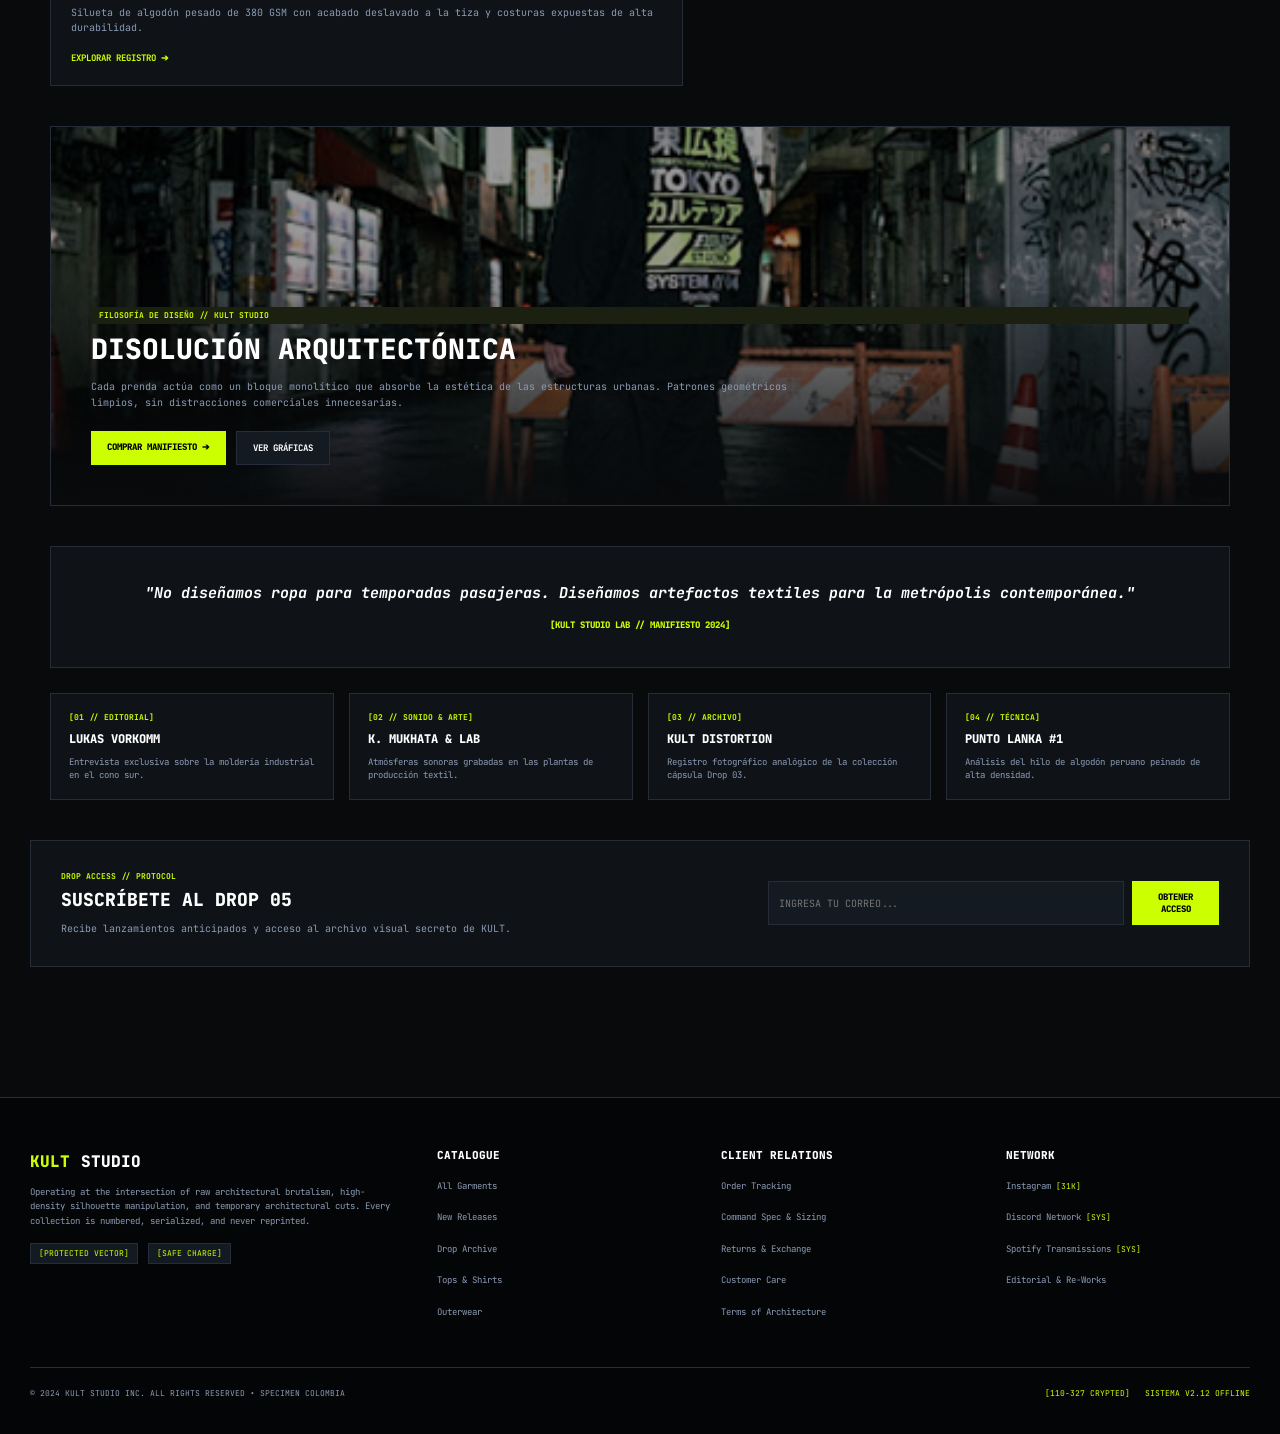
<file: editorial.html>
<!DOCTYPE html>
<html lang="es">
<head>
  <meta charset="UTF-8">
  <meta name="viewport" content="width=device-width, initial-scale=1.0">
  <title>Drop 04: Hyper-Structure (Lookbook) - KULT STUDIO</title>
  <link rel="preconnect" href="https://fonts.googleapis.com">
  <link rel="preconnect" href="https://fonts.gstatic.com" crossorigin>
  <link href="https://fonts.googleapis.com/css2?family=JetBrains+Mono:wght@400;600;700;800&display=swap" rel="stylesheet">
  <link rel="stylesheet" href="css/estilos.css">
</head>
<body>

  <!-- BARRA MARQUEE SUPERIOR -->
  <div class="top-bar">
    <span class="status-dot">■</span>
    <span>SYSTEM // ONLINE</span>
    <span class="bar-separator">•</span>
    <span>LOOKBOOK DROP 04 • HYPER-STRUCTURE & MANIFIESTO VISUAL</span>
    <span class="bar-separator">•</span>
    <span class="status-right">LOC: BOG / MDE / CALI // COLOMBIA</span>
    <span class="time-tag">11:00 AM</span>
  </div>

  <!-- HEADER PRINCIPAL -->
  <header class="main-header">
    <div class="logo">
      <span class="brand">KULT</span>
      <span class="sub-brand">STUDIO // LAB</span>
    </div>
    <nav class="nav-links">
      <a href="index.html">COLECCIÓN</a>
      <a href="novedades.html">NOVEDADES</a>
      <a href="graficas.html">GRÁFICOS</a>
      <a href="oversized.html">OVERSIZED</a>
      <a href="tienda.html">TIENDA</a>
      <a href="editorial.html" class="active">EDITORIAL</a>
    </nav>
    <div class="header-actions">
      <div class="search-box">
        <span class="search-icon">🔍</span>
        <input type="text" placeholder="BUSCAR EN LA TIENDA..." class="search-input">
        <span class="search-kbd">BLK</span>
      </div>
      <a href="login.html" class="btn-account">COP ($)</a>
      <a href="#" class="btn-account">ACCESO [0]</a>
      <a href="#" class="btn-cart">ORDEN [0]</a>
    </div>
  </header>

  <!-- BREADCRUMB & METRICAS -->
  <div class="breadcrumb-bar">
    <div class="breadcrumb-links">
      <a href="index.html">INICIO</a> / <span class="active-crumb">EDITORIAL // LOOKBOOK DROP 04</span>
    </div>
    <div class="status-metrics">
      <span>#7 EDICIÓN VISUAL (HYPER-STRUCTURE)</span>
      <span class="status-active">MANIFIESTO Y REGISTRO FOTOGRÁFICO</span>
    </div>
  </div>

  <main class="page-content">

    <!-- SECCIÓN 1: HERO LOOKBOOK -->
    <section class="section-container hero-lookbook-section">
      <div class="look-hero-header">
        <div class="tag-label">■ ARCHIVO VISUAL & MANIFIESTO // METRÓPOLIS & TEXTURA</div>
        <h1 class="look-hero-title">
          DROP 04:<br>
          <span class="highlight">HYPER-STRUCTURE</span>
        </h1>
        <p class="look-hero-subtitle">LOOKBOOK Y MANIFIESTO VISUAL // METRÓPOLIS & TEXTURA</p>
      </div>

      <div class="look-subnav-bar">
        <button class="city-btn active">VISTA ESTRUCTURAL [04]</button>
        <button class="city-btn">LOOK 01 // BRUTALISMO</button>
        <button class="city-btn">REGISTROS ANÁLOGOS</button>
        <button class="city-btn">DISOLUCIÓN</button>
        <div class="look-meta-tag">ESTADO: 100% VISUAL</div>
      </div>
    </section>

    <!-- SECCIÓN 2: SHOP LOOK 01 // METROPOLIS DRIFT -->
    <section class="section-container">
      <div class="section-header-flex">
        <div>
          <span class="section-tag">COORDENADAS: 4.7110° N, 74.0721° O</span>
          <h2 class="section-title-large">SHOP LOOK 01 // BRUTALISMO EN CONCRETO</h2>
        </div>
        <div class="section-status-tag">[SELECCIÓN DE PRENDAS INTEGRadas]</div>
      </div>

      <div class="look-interactive-grid">
        <!-- Imagen Principal con Puntos Interactivos -->
        <div class="look-main-img-box">
          <img src="img/look-hero.jpg" alt="Shop Look 01 Brutalismo en Concreto">
          <div class="hotspot hs-1" title="Kult Heavy Beanie"></div>
          <div class="hotspot hs-2" title="Neo-Tokyo Acid Wash"></div>
          <div class="hotspot hs-3" title="Tactical Cargo V.2"></div>
        </div>

        <!-- Panel Lateral de Productos con Miniaturas -->
        <div class="look-sidebar-products">
          <div class="lsp-header">
            <span>DESGLOSE DEL LOOK</span>
            <span class="lsp-code">LOOK 01 DE 08</span>
          </div>

          <div class="lsp-desc-block">
            <h3 class="lsp-block-title">METROPOLIS DRIFT</h3>
            <p class="lsp-block-text">
              Especificación de estilo: Corte boxy con hombros caídos en jersey peinado de 320 GSM, combinado con pantalón táctico articulado repelente al agua. Diseñado para cambios climáticos urbanos. Altura del modelo: 185 cm, viste Talla L.
            </p>
          </div>

          <!-- PIN 01 -->
          <div class="lsp-card-micro">
            <div class="lsp-micro-img">
              <img src="img/look-pin-1.jpg" alt="Kult Heavy Beanie">
            </div>
            <div class="lsp-info">
              <div class="lsp-top-line">
                <span class="lsp-pin">PIN [01]</span>
                <span class="lsp-price">$139.000 COP</span>
              </div>
              <span class="lsp-title">KULT HEAVY BEANIE</span>
              <span class="lsp-sub">Negro / 100% Lana Extrafina</span>
              <div class="lsp-tags-row">
                <span class="sz active-sz">TALLA ÚNICA</span>
              </div>
            </div>
          </div>

          <!-- PIN 02 (DESTACADO) -->
          <div class="lsp-card-micro lsp-card-highlight">
            <div class="lsp-micro-img">
              <img src="img/look-pin-2.jpg" alt="Neo-Tokyo Acid Wash">
            </div>
            <div class="lsp-info">
              <div class="lsp-top-line">
                <span class="lsp-pin highlight-pin">PIN [02] - DESTACADO</span>
                <span class="lsp-price">$249.000 COP</span>
              </div>
              <span class="lsp-title">NEO-TOKYO ACID WASH</span>
              <span class="lsp-sub">Corte Oversized Boxy / 320 GSM</span>
              <div class="lsp-tags-row">
                <span class="sz">S</span>
                <span class="sz">M</span>
                <span class="sz active-sz">L</span>
                <span class="sz">XL</span>
              </div>
            </div>
          </div>

          <!-- PIN 03 -->
          <div class="lsp-card-micro">
            <div class="lsp-micro-img">
              <img src="img/look-pin-3.jpg" alt="Tactical Cargo V.2">
            </div>
            <div class="lsp-info">
              <div class="lsp-top-line">
                <span class="lsp-pin">PIN [03]</span>
                <span class="lsp-price">$429.000 COP</span>
              </div>
              <span class="lsp-title">TACTICAL CARGO V.2</span>
              <span class="lsp-sub">Grafito Ripstop / Corte Ancho</span>
              <div class="lsp-tags-row">
                <span class="sz">30</span>
                <span class="sz">32</span>
                <span class="sz active-sz">34</span>
              </div>
            </div>
          </div>

          <!-- TOTAL PACK LOOK -->
          <div class="lsp-total-box">
            <div class="lsp-tot-row">
              <div>
                <span class="lsp-pack-title">PACK COMPLETO LOOK 01:</span>
              </div>
              <div class="lsp-tot-right">
                <span class="lsp-tot-price">$817.000 COP</span>
                <span class="lsp-pack-sub">INCLUYE BOLSA DE ARCHIVO ANTIPOLVO</span>
              </div>
            </div>
            <a href="#" class="btn-primary lsp-buy-all">■ AÑADIR LOOK COMPLETO A LA BOLSA</a>
            <span class="lsp-footnote">INVENTARIO LIMITADO // DESPACHO EXPRESS NACIONAL</span>
          </div>
        </div>
      </div>
    </section>

    <!-- SECCIÓN 3: REGISTROS ANÁLOGOS Y ESTUDIOS DE MATERIAL -->
    <section class="section-container">
      <div class="section-header-flex">
        <div>
          <span class="section-tag">REGISTRO FOTOGRÁFICO // ARCHIVO CÁPSULA</span>
          <h2 class="section-title-large">REGISTROS ANÁLOGOS Y ESTUDIOS DE MATERIAL</h2>
        </div>
        <p class="section-header-desc">
          Capturas tomadas en locaciones industriales del centro de Bogotá y Medellín explorando la rigidez del concreto.
        </p>
      </div>

      <div class="analog-grid-layout">
        <div class="analog-card large-analog">
          <div class="ana-img-wrap">
            <img src="img/look-grid-1.jpg" alt="Distressed Chalk Archive">
            <span class="ana-badge">LOOK 02 // URBAN SPEC</span>
          </div>
          <div class="ana-body">
            <h3 class="ana-heading">DISTRESSED CHALK ARCHIVE</h3>
            <p class="ana-txt">
              Silueta de algodón pesado de 380 GSM con acabado deslavado a la tiza y costuras expuestas de alta durabilidad.
            </p>
            <a href="#" class="ana-link">EXPLORAR REGISTRO ➔</a>
          </div>
        </div>

        <div class="analog-right-col">
          <div class="analog-card small-analog">
            <div class="ana-img-wrap-small">
              <img src="img/look-grid-2.jpg" alt="Textura y Degradé">
              <span class="ana-badge">STUDIO // TEXTURA 04</span>
            </div>
            <div class="ana-body-small">
              <h3 class="ana-heading-small">ESTUDIO DE TINTA & DEGRADADO</h3>
              <p class="ana-txt-small">Pruebas de laboratorio sobre malla de alta densidad.</p>
            </div>
          </div>

          <div class="analog-card small-analog">
            <div class="ana-img-wrap-small">
              <img src="img/look-grid-3.jpg" alt="Brutalism Walk">
              <span class="ana-badge">LOOK 03 // OUTFIT</span>
            </div>
            <div class="ana-body-small">
              <h3 class="ana-heading-small">BRUTALISM WALKWAY 450G</h3>
              <p class="ana-txt-small">Prueba de calce en exteriores con gramaje ultra pesado.</p>
            </div>
          </div>
        </div>
      </div>
    </section>

    <!-- SECCIÓN 4: DISOLUCIÓN ARQUITECTÓNICA -->
    <section class="section-container architectural-banner">
      <div class="arch-img-bg">
        <img src="img/look-banner.jpg" alt="Disolución Arquitectónica">
        <div class="arch-overlay-content">
          <span class="tag-label">FILOSOFÍA DE DISEÑO // KULT STUDIO</span>
          <h2 class="arch-title">DISOLUCIÓN ARQUITECTÓNICA</h2>
          <p class="arch-desc">
            Cada prenda actúa como un bloque monolítico que absorbe la estética de las estructuras urbanas. Patrones geométricos limpios, sin distracciones comerciales innecesarias.
          </p>
          <div class="arch-btn-row">
            <a href="oversized.html" class="btn-primary">COMPRAR MANIFIESTO ➔</a>
            <a href="graficas.html" class="btn-secondary">VER GRÁFICAS</a>
          </div>
        </div>
      </div>
    </section>

    <!-- SECCIÓN 5: MANIFIESTO Y BLOQUE DE TRANSMISIONES -->
    <section class="section-container manifesto-section">
      <div class="manifesto-box">
        <blockquote class="manifesto-quote">
          "No diseñamos ropa para temporadas pasajeras. Diseñamos artefactos textiles para la metrópolis contemporánea."
        </blockquote>
        <span class="manifesto-author">[KULT STUDIO LAB // MANIFIESTO 2024]</span>
      </div>

      <div class="transmissions-grid">
        <div class="trans-card">
          <span class="trans-code">[01 // EDITORIAL]</span>
          <h3 class="trans-title">LUKAS VORKOMM</h3>
          <p class="trans-desc">Entrevista exclusiva sobre la moldería industrial en el cono sur.</p>
        </div>
        <div class="trans-card">
          <span class="trans-code">[02 // SONIDO & ARTE]</span>
          <h3 class="trans-title">K. MUKHATA & LAB</h3>
          <p class="trans-desc">Atmósferas sonoras grabadas en las plantas de producción textil.</p>
        </div>
        <div class="trans-card">
          <span class="trans-code">[03 // ARCHIVO]</span>
          <h3 class="trans-title">KULT DISTORTION</h3>
          <p class="trans-desc">Registro fotográfico analógico de la colección cápsula Drop 03.</p>
        </div>
        <div class="trans-card">
          <span class="trans-code">[04 // TÉCNICA]</span>
          <h3 class="trans-title">PUNTO LANKA #1</h3>
          <p class="trans-desc">Análisis del hilo de algodón peruano peinado de alta densidad.</p>
        </div>
      </div>
    </section>

    <!-- SECCIÓN 6: SUSCRÍBETE AL DROP 05 -->
    <section class="section-container newsletter-banner">
      <div class="news-banner-content">
        <div class="news-banner-info">
          <span class="section-tag">DROP ACCESS // PROTOCOL</span>
          <h2 class="news-banner-title">SUSCRÍBETE AL DROP 05</h2>
          <p class="news-banner-text">Recibe lanzamientos anticipados y acceso al archivo visual secreto de KULT.</p>
        </div>
        <form class="news-banner-form" onsubmit="event.preventDefault();">
          <input type="email" placeholder="INGRESA TU CORREO..." class="news-input" required>
          <button type="submit" class="btn-primary news-btn">OBTENER ACCESO</button>
        </form>
      </div>
    </section>

  </main>

  <!-- SECCIÓN 7: FOOTER EXTENSO -->
  <footer class="site-footer">
    <div class="footer-columns-container">
      
      <div class="footer-col-main">
        <div class="footer-brand">
          <span class="brand-bold">KULT</span> <span class="brand-sub">STUDIO</span>
        </div>
        <p class="footer-brand-desc">
          Operating at the intersection of raw architectural brutalism, high-density silhouette manipulation, and temporary architectural cuts. Every collection is numbered, serialized, and never reprinted.
        </p>
        <div class="footer-security-tags">
          <span class="sec-tag">[PROTECTED VECTOR]</span>
          <span class="sec-tag">[SAFE CHARGE]</span>
        </div>
      </div>

      <div class="footer-col-links">
        <h4 class="footer-link-title">CATALOGUE</h4>
        <ul>
          <li><a href="#">All Garments</a></li>
          <li><a href="#">New Releases</a></li>
          <li><a href="#">Drop Archive</a></li>
          <li><a href="#">Tops & Shirts</a></li>
          <li><a href="#">Outerwear</a></li>
        </ul>
      </div>

      <div class="footer-col-links">
        <h4 class="footer-link-title">CLIENT RELATIONS</h4>
        <ul>
          <li><a href="#">Order Tracking</a></li>
          <li><a href="#">Command Spec & Sizing</a></li>
          <li><a href="#">Returns & Exchange</a></li>
          <li><a href="#">Customer Care</a></li>
          <li><a href="#">Terms of Architecture</a></li>
        </ul>
      </div>

      <div class="footer-col-links">
        <h4 class="footer-link-title">NETWORK</h4>
        <ul>
          <li><a href="#">Instagram <span class="net-tag">[31K]</span></a></li>
          <li><a href="#">Discord Network <span class="net-tag">[SYS]</span></a></li>
          <li><a href="#">Spotify Transmissions <span class="net-tag">[SYS]</span></a></li>
          <li><a href="#">Editorial & Re-Works</a></li>
        </ul>
      </div>

    </div>

    <div class="footer-bottom-bar">
      <div>© 2024 KULT STUDIO INC. ALL RIGHTS RESERVED • SPECIMEN COLOMBIA</div>
      <div class="footer-bottom-status">
        <span class="status-crypt">[110-327 CRYPTED]</span>
        <a href="#" class="status-link">SISTEMA V2.12 OFFLINE</a>
      </div>
    </div>
  </footer>
  <script src="js/main.js"></script>
</body>
</html>
</file>
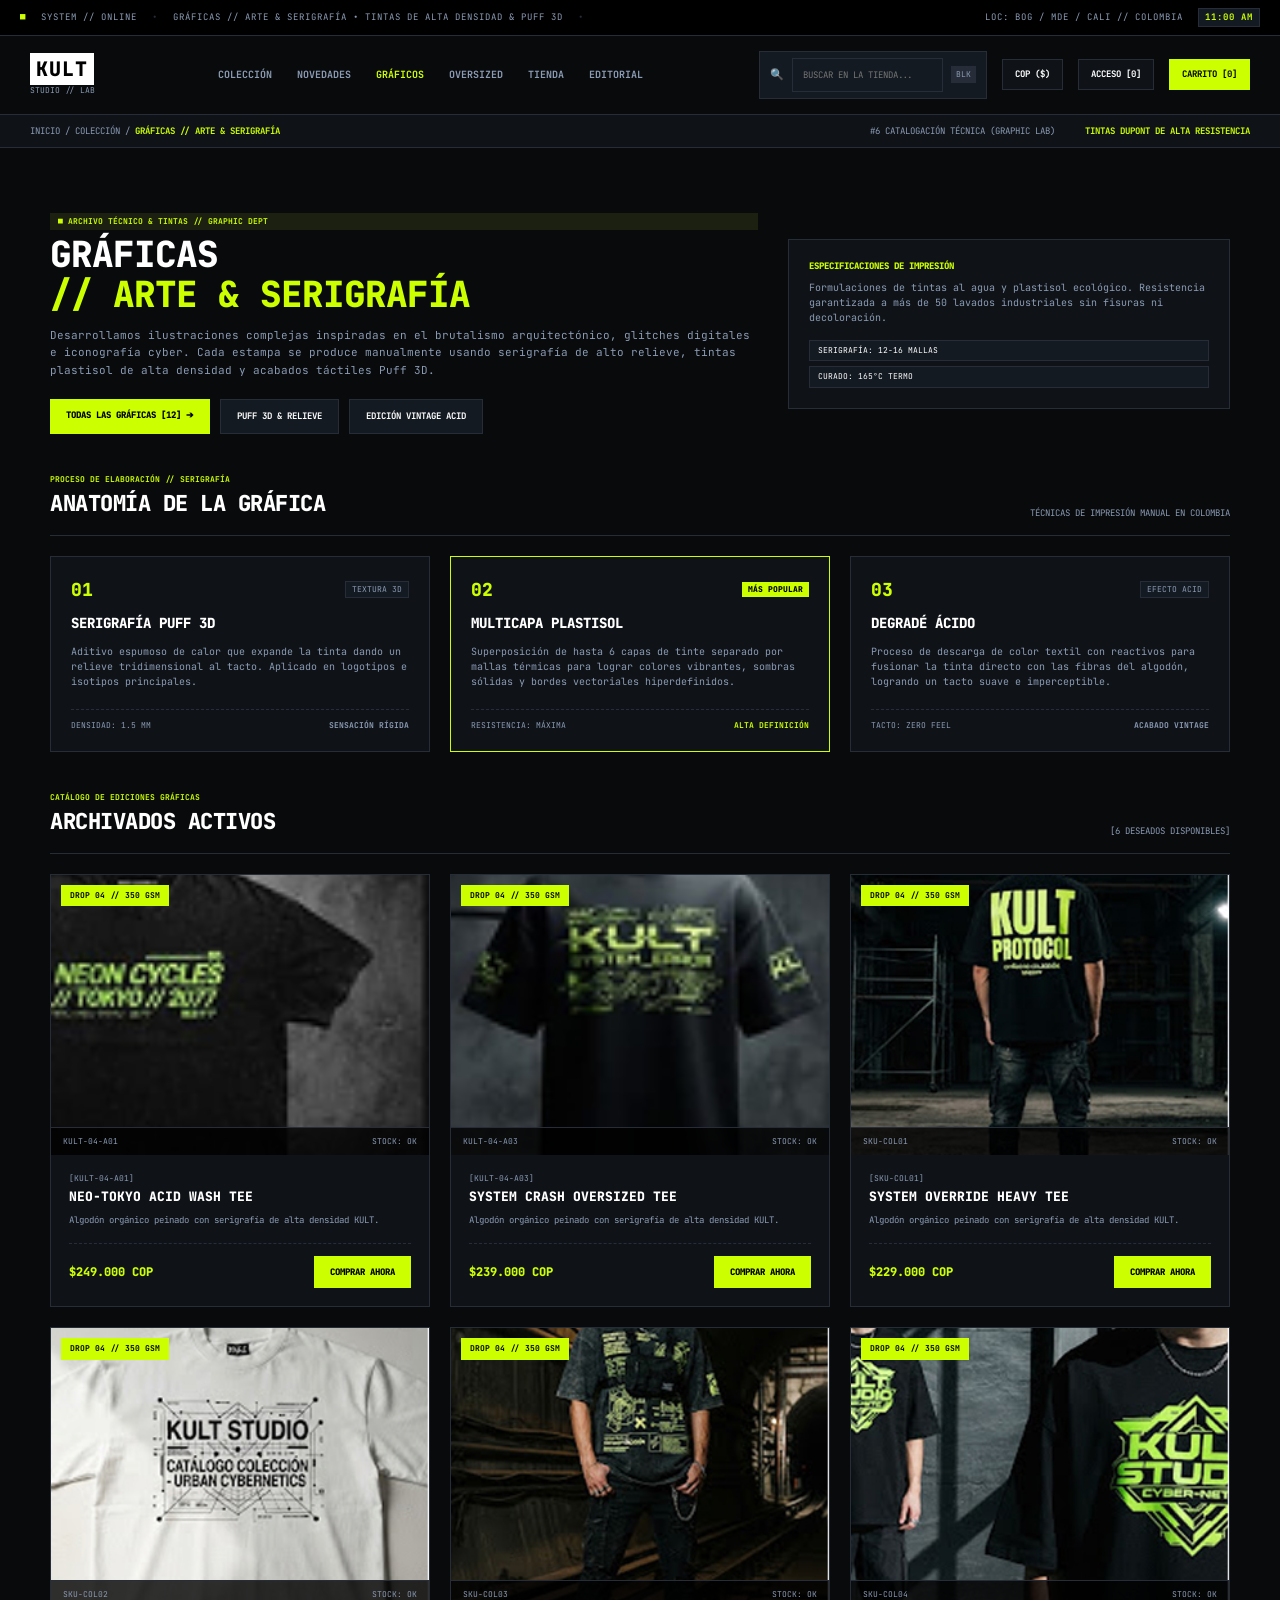
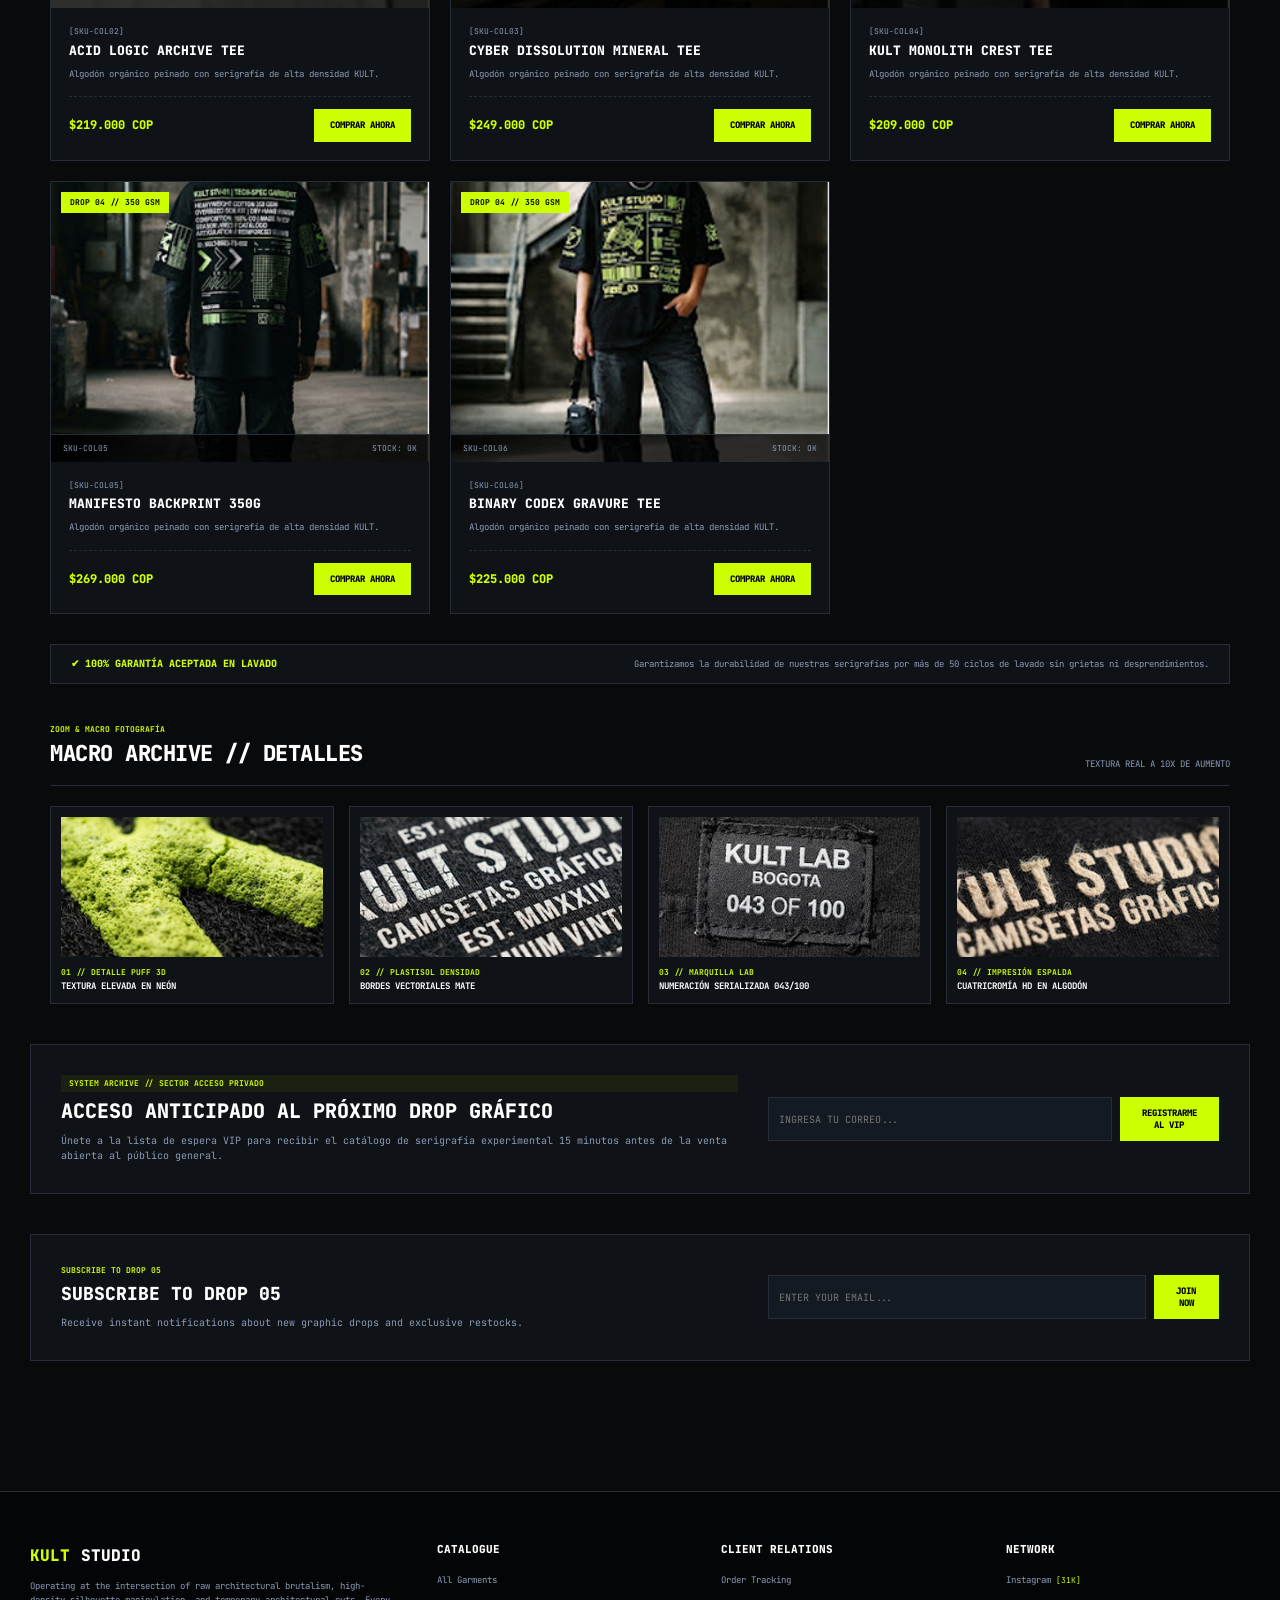
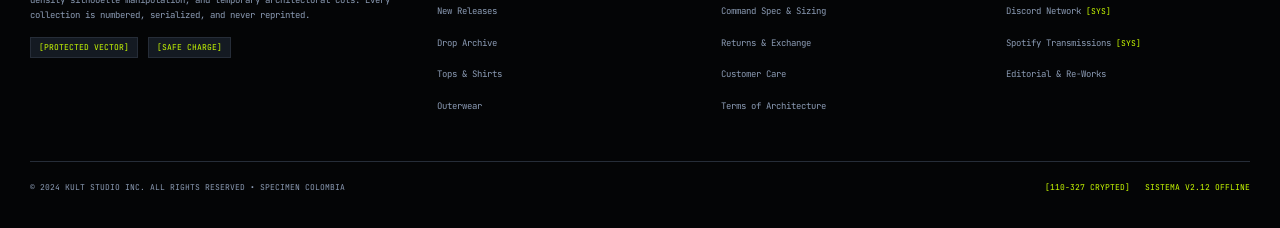
<file: graficas.html>
<!DOCTYPE html>
<html lang="es">
<head>
  <meta charset="UTF-8">
  <meta name="viewport" content="width=device-width, initial-scale=1.0">
  <title>Gráficas // Arte & Serigrafía - KULT STUDIO</title>
  <link rel="preconnect" href="https://fonts.googleapis.com">
  <link rel="preconnect" href="https://fonts.gstatic.com" crossorigin>
  <link href="https://fonts.googleapis.com/css2?family=JetBrains+Mono:wght@400;600;700;800&display=swap" rel="stylesheet">
  <link rel="stylesheet" href="css/estilos.css">
</head>
<body>

  <!-- BARRA MARQUEE SUPERIOR -->
  <div class="top-bar">
    <span class="status-dot">■</span>
    <span>SYSTEM // ONLINE</span>
    <span class="bar-separator">•</span>
    <span>GRÁFICAS // ARTE & SERIGRAFÍA • TINTAS DE ALTA DENSIDAD & PUFF 3D</span>
    <span class="bar-separator">•</span>
    <span class="status-right">LOC: BOG / MDE / CALI // COLOMBIA</span>
    <span class="time-tag">11:00 AM</span>
  </div>

  <!-- HEADER PRINCIPAL -->
  <header class="main-header">
    <div class="logo">
      <span class="brand">KULT</span>
      <span class="sub-brand">STUDIO // LAB</span>
    </div>
    <nav class="nav-links">
      <a href="index.html">COLECCIÓN</a>
      <a href="novedades.html">NOVEDADES</a>
      <a href="graficas.html" class="active">GRÁFICOS</a>
      <a href="oversized.html">OVERSIZED</a>
      <a href="tienda.html">TIENDA</a>
      <a href="#">EDITORIAL</a>
    </nav>
    <div class="header-actions">
      <div class="search-box">
        <span class="search-icon">🔍</span>
        <input type="text" placeholder="BUSCAR EN LA TIENDA..." class="search-input">
        <span class="search-kbd">BLK</span>
      </div>
      <a href="login.html" class="btn-account">COP ($)</a>
      <a href="#" class="btn-account">ACCESO [0]</a>
      <a href="#" class="btn-cart">ORDEN [0]</a>
    </div>
  </header>

  <!-- BREADCRUMB & METRICAS -->
  <div class="breadcrumb-bar">
    <div class="breadcrumb-links">
      <a href="index.html">INICIO</a> / <a href="#">COLECCIÓN</a> / <span class="active-crumb">GRÁFICAS // ARTE & SERIGRAFÍA</span>
    </div>
    <div class="status-metrics">
      <span>#6 CATALOGACIÓN TÉCNICA (GRAPHIC LAB)</span>
      <span class="status-active">TINTAS DUPONT DE ALTA RESISTENCIA</span>
    </div>
  </div>

  <main class="page-content">

    <!-- SECCIÓN 1: HERO GRÁFICAS -->
    <section class="section-container hero-graficas-section">
      <div class="hero-graf-grid">
        <div class="hero-graf-left">
          <div class="tag-label">■ ARCHIVO TÉCNICO & TINTAS // GRAPHIC DEPT</div>
          <h1 class="graf-hero-title">
            GRÁFICAS<br>
            <span class="highlight">// ARTE & SERIGRAFÍA</span>
          </h1>
          <p class="graf-hero-desc">
            Desarrollamos ilustraciones complejas inspiradas en el brutalismo arquitectónico, glitches digitales e iconografía cyber. Cada estampa se produce manualmente usando serigrafía de alto relieve, tintas plastisol de alta densidad y acabados táctiles Puff 3D.
          </p>

          <div class="hero-graf-actions">
            <a href="#archivados" class="btn-primary">TODAS LAS GRÁFICAS [12] ➔</a>
            <a href="#" class="btn-secondary">PUFF 3D & RELIEVE</a>
            <a href="#" class="btn-secondary">EDICIÓN VINTAGE ACID</a>
          </div>
        </div>

        <div class="hero-graf-right">
          <div class="tech-spec-box">
            <span class="spec-label">ESPECIFICACIONES DE IMPRESIÓN</span>
            <p class="spec-text">
              Formulaciones de tintas al agua y plastisol ecológico. Resistencia garantizada a más de 50 lavados industriales sin fisuras ni decoloración.
            </p>
            <div class="spec-metrics">
              <span class="spec-tag-item">SERIGRAFÍA: 12-16 MALLAS</span>
              <span class="spec-tag-item">CURADO: 165°C TERMO</span>
            </div>
          </div>
        </div>
      </div>
    </section>

    <!-- SECCIÓN 2: ANATOMÍA DE LA GRÁFICA -->
    <section class="section-container">
      <div class="section-header-flex">
        <div>
          <span class="section-tag">PROCESO DE ELABORACIÓN // SERIGRAFÍA</span>
          <h2 class="section-title-large">ANATOMÍA DE LA GRÁFICA</h2>
        </div>
        <div class="section-status-tag">TÉCNICAS DE IMPRESIÓN MANUAL EN COLOMBIA</div>
      </div>

      <div class="anatomy-grid">
        
        <!-- TÉCNICA 1 -->
        <div class="anatomy-card">
          <div class="ana-card-top">
            <span class="ana-num">01</span>
            <span class="ana-tag">TEXTURA 3D</span>
          </div>
          <h3 class="ana-title">SERIGRAFÍA PUFF 3D</h3>
          <p class="ana-desc">
            Aditivo espumoso de calor que expande la tinta dando un relieve tridimensional al tacto. Aplicado en logotipos e isotipos principales.
          </p>
          <div class="ana-footer">
            <span>DENSIDAD: 1.5 MM</span>
            <span class="ana-status">SENSACIÓN RÍGIDA</span>
          </div>
        </div>

        <!-- TÉCNICA 2 -->
        <div class="anatomy-card featured-ana">
          <div class="ana-card-top">
            <span class="ana-num">02</span>
            <span class="ana-tag neon-tag">MÁS POPULAR</span>
          </div>
          <h3 class="ana-title">MULTICAPA PLASTISOL</h3>
          <p class="ana-desc">
            Superposición de hasta 6 capas de tinte separado por mallas térmicas para lograr colores vibrantes, sombras sólidas y bordes vectoriales hiperdefinidos.
          </p>

          <div class="ana-footer">
            <span>RESISTENCIA: MÁXIMA</span>
            <span class="ana-status neon-status">ALTA DEFINICIÓN</span>
          </div>
        </div>

        <!-- TÉCNICA 3 -->
        <div class="anatomy-card">
          <div class="ana-card-top">
            <span class="ana-num">03</span>
            <span class="ana-tag">EFECTO ACID</span>
          </div>
          <h3 class="ana-title">DEGRADÉ ÁCIDO</h3>
          <p class="ana-desc">
            Proceso de descarga de color textil con reactivos para fusionar la tinta directo con las fibras del algodón, logrando un tacto suave e imperceptible.
          </p>

          <div class="ana-footer">
            <span>TACTO: ZERO FEEL</span>
            <span class="ana-status">ACABADO VINTAGE</span>
          </div>
        </div>

      </div>
    </section>

    <!-- SECCIÓN 3: ARCHIVADOS ACTIVOS (6 TARJETAS DE PRODUCTOS) -->
    <section class="section-container" id="archivados">
      <div class="section-header-flex">
        <div>
          <span class="section-tag">CATÁLOGO DE EDICIONES GRÁFICAS</span>
          <h2 class="section-title-large">ARCHIVADOS ACTIVOS</h2>
        </div>
        <div class="section-status-tag">[6 DESEADOS DISPONIBLES]</div>
      </div>

      <div class="products-grid-3col">

        <!-- PRODUCTO 1 -->
        <article class="product-card">
          <div class="card-img-wrap">
            <span class="card-badge highlight-badge">PUFF 3D NEON</span>
            <img src="img/graf-model-1.jpg" alt="System Crash Heavy Tee">
            <div class="card-overlay-bottom">
              <span>STOCK: DISPONIBLE</span>
            </div>
          </div>
          <div class="card-info-box">
            <span class="prod-code">[SKU-GF01]</span>
            <h3 class="prod-title">SYSTEM CRASH HEAVY TEE</h3>
            <p class="prod-desc">
              Grafismo de falla de sistema en tinta verde neón Puff 3D sobre algodón negro pesado de 320 GSM.
            </p>
            <div class="prod-price-row">
              <span class="price">189.000 COP</span>
              <a href="#" class="btn-primary">COMPRAR AHORA</a>
            </div>
          </div>
        </article>

        <!-- PRODUCTO 2 -->
        <article class="product-card">
          <div class="card-img-wrap">
            <span class="card-badge">VINTAGE WASH</span>
            <img src="img/graf-model-2.jpg" alt="Nyc Tokyo Acid Wash Tee">
            <div class="card-overlay-bottom">
              <span>EDICIÓN LIMITADA</span>
            </div>
          </div>
          <div class="card-info-box">
            <span class="prod-code">[SKU-GF02]</span>
            <h3 class="prod-title">NYC TOKYO ACID WASH TEE</h3>
            <p class="prod-desc">
              Ilustración de alta densidad en la espalda sobre base deslavada a la piedra. Cada pieza es única.
            </p>
            <div class="prod-price-row">
              <span class="price">210.000 COP</span>
              <a href="#" class="btn-primary">COMPRAR AHORA</a>
            </div>
          </div>
        </article>

        <!-- PRODUCTO 3 -->
        <article class="product-card">
          <div class="card-img-wrap">
            <span class="card-badge highlight-badge">HOT DROP</span>
            <img src="img/graf-model-3.jpg" alt="Cyberpunk Vintage Acid Tee">
            <div class="card-overlay-bottom">
              <span>ÚLTIMAS UNIDADES</span>
            </div>
          </div>
          <div class="card-info-box">
            <span class="prod-code">[SKU-GF03]</span>
            <h3 class="prod-title">CYBERPUNK VINTAGE ACID TEE</h3>
            <p class="prod-desc">
              Combinación de tipografía brutalista en pecho y serigrafía de 4 tintas plastisol en la parte posterior.
            </p>
            <div class="prod-price-row">
              <span class="price">195.000 COP</span>
              <a href="#" class="btn-primary">COMPRAR AHORA</a>
            </div>
          </div>
        </article>

        <!-- PRODUCTO 4 -->
        <article class="product-card">
          <div class="card-img-wrap">
            <span class="card-badge">BRUTALISM PRINT</span>
            <img src="img/graf-model-4.jpg" alt="Raw Archive Brutalism Tee">
            <div class="card-overlay-bottom">
              <span>STOCK: DISPONIBLE</span>
            </div>
          </div>
          <div class="card-info-box">
            <span class="prod-code">[SKU-GF04]</span>
            <h3 class="prod-title">RAW ARCHIVE BRUTALISM TEE</h3>
            <p class="prod-desc">
              Fotografía monocromática de arquitectura brutalista impresa mediante cuatricromía de serigrafía fina.
            </p>
            <div class="prod-price-row">
              <span class="price">180.000 COP</span>
              <a href="#" class="btn-primary">COMPRAR AHORA</a>
            </div>
          </div>
        </article>

        <!-- PRODUCTO 5 -->
        <article class="product-card">
          <div class="card-img-wrap">
            <span class="card-badge">MULTICAPA 5C</span>
            <img src="img/graf-model-5.jpg" alt="Metropolis Buffer Structure Tee">
            <div class="card-overlay-bottom">
              <span>STOCK: DISPONIBLE</span>
            </div>
          </div>
          <div class="card-info-box">
            <span class="prod-code">[SKU-GF05]</span>
            <h3 class="prod-title">METROPOLIS BUFFER STRUCTURE TEE</h3>
            <p class="prod-desc">
              Diseño estructural en verde neón y blanco sobre gris jaspeado industrial de algodón de 300 GSM.
            </p>
            <div class="prod-price-row">
              <span class="price">185.000 COP</span>
              <a href="#" class="btn-primary">COMPRAR AHORA</a>
            </div>
          </div>
        </article>

        <!-- PRODUCTO 6 -->
        <article class="product-card">
          <div class="card-img-wrap">
            <span class="card-badge highlight-badge">GLITCH ART</span>
            <img src="img/graf-model-6.jpg" alt="Matrix Cyber Glitch Tee">
            <div class="card-overlay-bottom">
              <span>NUEVA LLEGADA</span>
            </div>
          </div>
          <div class="card-info-box">
            <span class="prod-code">[SKU-GF06]</span>
            <h3 class="prod-title">MATRIX CYBER GLITCH TEE</h3>
            <p class="prod-desc">
              Estampa de distorsión digital impresa en la parte frontal superior sobre tejido crudo de alta densidad.
            </p>
            <div class="prod-price-row">
              <span class="price">190.000 COP</span>
              <a href="#" class="btn-primary">COMPRAR AHORA</a>
            </div>
          </div>
        </article>

      </div>

      <!-- BANNER DE GARANTÍA DE ESTAMPA INFERIOR -->
      <div class="print-guarantee-banner">
        <span>✔ 100% GARANTÍA ACEPTADA EN LAVADO</span>
        <span class="pgb-sub">Garantizamos la durabilidad de nuestras serigrafías por más de 50 ciclos de lavado sin grietas ni desprendimientos.</span>
      </div>
    </section>

    <!-- SECCIÓN 4: MACRO ARCHIVE // DETALLES (4 GALERÍAS TÁCTILES) -->
    <section class="section-container">
      <div class="section-header-flex">
        <div>
          <span class="section-tag">ZOOM & MACRO FOTOGRAFÍA</span>
          <h2 class="section-title-large">MACRO ARCHIVE // DETALLES</h2>
        </div>
        <div class="section-status-tag">TEXTURA REAL A 10X DE AUMENTO</div>
      </div>

      <div class="macro-grid">
        <div class="macro-item">
          <div class="macro-img-box">
            <img src="img/macro-det-1.jpg" alt="Detalle Puff 3D">
          </div>
          <div class="macro-info">
            <span class="m-code">01 // DETALLE PUFF 3D</span>
            <span class="m-title">TEXTURA ELEVADA EN NEÓN</span>
          </div>
        </div>

        <div class="macro-item">
          <div class="macro-img-box">
            <img src="img/macro-det-2.jpg" alt="Detalle Serigrafía Front">
          </div>
          <div class="macro-info">
            <span class="m-code">02 // PLASTISOL DENSIDAD</span>
            <span class="m-title">BORDES VECTORIALES MATE</span>
          </div>
        </div>

        <div class="macro-item">
          <div class="macro-img-box">
            <img src="img/macro-det-3.jpg" alt="Detalle Marquilla Tejida">
          </div>
          <div class="macro-info">
            <span class="m-code">03 // MARQUILLA LAB</span>
            <span class="m-title">NUMERACIÓN SERIALIZADA 043/100</span>
          </div>
        </div>

        <div class="macro-item">
          <div class="macro-img-box">
            <img src="img/macro-det-4.jpg" alt="Detalle Serigrafía Espalda">
          </div>
          <div class="macro-info">
            <span class="m-code">04 // IMPRESIÓN ESPALDA</span>
            <span class="m-title">CUATRICROMÍA HD EN ALGODÓN</span>
          </div>
        </div>
      </div>
    </section>

    <!-- SECCIÓN 5: ACCESO ANTICIPADO AL PRÓXIMO DROP GRÁFICO -->
    <section class="section-container early-access-banner">
      <div class="early-content-flex">
        <div class="early-text-side">
          <span class="tag-label">SYSTEM ARCHIVE // SECTOR ACCESO PRIVADO</span>
          <h2 class="early-title">ACCESO ANTICIPADO AL PRÓXIMO DROP GRÁFICO</h2>
          <p class="early-desc">
            Únete a la lista de espera VIP para recibir el catálogo de serigrafía experimental 15 minutos antes de la venta abierta al público general.
          </p>
        </div>
        <form class="early-form-side" onsubmit="event.preventDefault();">
          <div class="early-input-row">
            <input type="email" placeholder="INGRESA TU CORREO..." class="early-input" required>
            <button type="submit" class="btn-primary">REGISTRARME AL VIP</button>
          </div>
        </form>
      </div>
    </section>

    <!-- SECCIÓN 6: SUSCRÍBETE AL PRÓXIMO DROP -->
    <section class="section-container newsletter-banner">
      <div class="news-banner-content">
        <div class="news-banner-info">
          <span class="section-tag">SUBSCRIBE TO DROP 05</span>
          <h2 class="news-banner-title">SUBSCRIBE TO DROP 05</h2>
          <p class="news-banner-text">Receive instant notifications about new graphic drops and exclusive restocks.</p>
        </div>
        <form class="news-banner-form" onsubmit="event.preventDefault();">
          <input type="email" placeholder="ENTER YOUR EMAIL..." class="news-input" required>
          <button type="submit" class="btn-primary news-btn">JOIN NOW</button>
        </form>
      </div>
    </section>

  </main>

  <!-- SECCIÓN 7: FOOTER EXTENSO DE 4 COLUMNAS -->
  <footer class="site-footer">
    <div class="footer-columns-container">
      
      <div class="footer-col-main">
        <div class="footer-brand">
          <span class="brand-bold">KULT</span> <span class="brand-sub">STUDIO</span>
        </div>
        <p class="footer-brand-desc">
          Operating at the intersection of raw architectural brutalism, high-density silhouette manipulation, and temporary architectural cuts. Every collection is numbered, serialized, and never reprinted.
        </p>
        <div class="footer-security-tags">
          <span class="sec-tag">[PROTECTED VECTOR]</span>
          <span class="sec-tag">[SAFE CHARGE]</span>
        </div>
      </div>

      <div class="footer-col-links">
        <h4 class="footer-link-title">CATALOGUE</h4>
        <ul>
          <li><a href="#">All Garments</a></li>
          <li><a href="#">New Releases</a></li>
          <li><a href="#">Drop Archive</a></li>
          <li><a href="#">Tops & Shirts</a></li>
          <li><a href="#">Outerwear</a></li>
        </ul>
      </div>

      <div class="footer-col-links">
        <h4 class="footer-link-title">CLIENT RELATIONS</h4>
        <ul>
          <li><a href="#">Order Tracking</a></li>
          <li><a href="#">Command Spec & Sizing</a></li>
          <li><a href="#">Returns & Exchange</a></li>
          <li><a href="#">Customer Care</a></li>
          <li><a href="#">Terms of Architecture</a></li>
        </ul>
      </div>

      <div class="footer-col-links">
        <h4 class="footer-link-title">NETWORK</h4>
        <ul>
          <li><a href="#">Instagram <span class="net-tag">[31K]</span></a></li>
          <li><a href="#">Discord Network <span class="net-tag">[SYS]</span></a></li>
          <li><a href="#">Spotify Transmissions <span class="net-tag">[SYS]</span></a></li>
          <li><a href="#">Editorial & Re-Works</a></li>
        </ul>
      </div>

    </div>

    <div class="footer-bottom-bar">
      <div>© 2024 KULT STUDIO INC. ALL RIGHTS RESERVED • SPECIMEN COLOMBIA</div>
      <div class="footer-bottom-status">
        <span class="status-crypt">[110-327 CRYPTED]</span>
        <a href="#" class="status-link">SISTEMA V2.12 OFFLINE</a>
      </div>
    </div>
  </footer>
  <script src="js/main.js"></script>
</body>
</html>
</file>
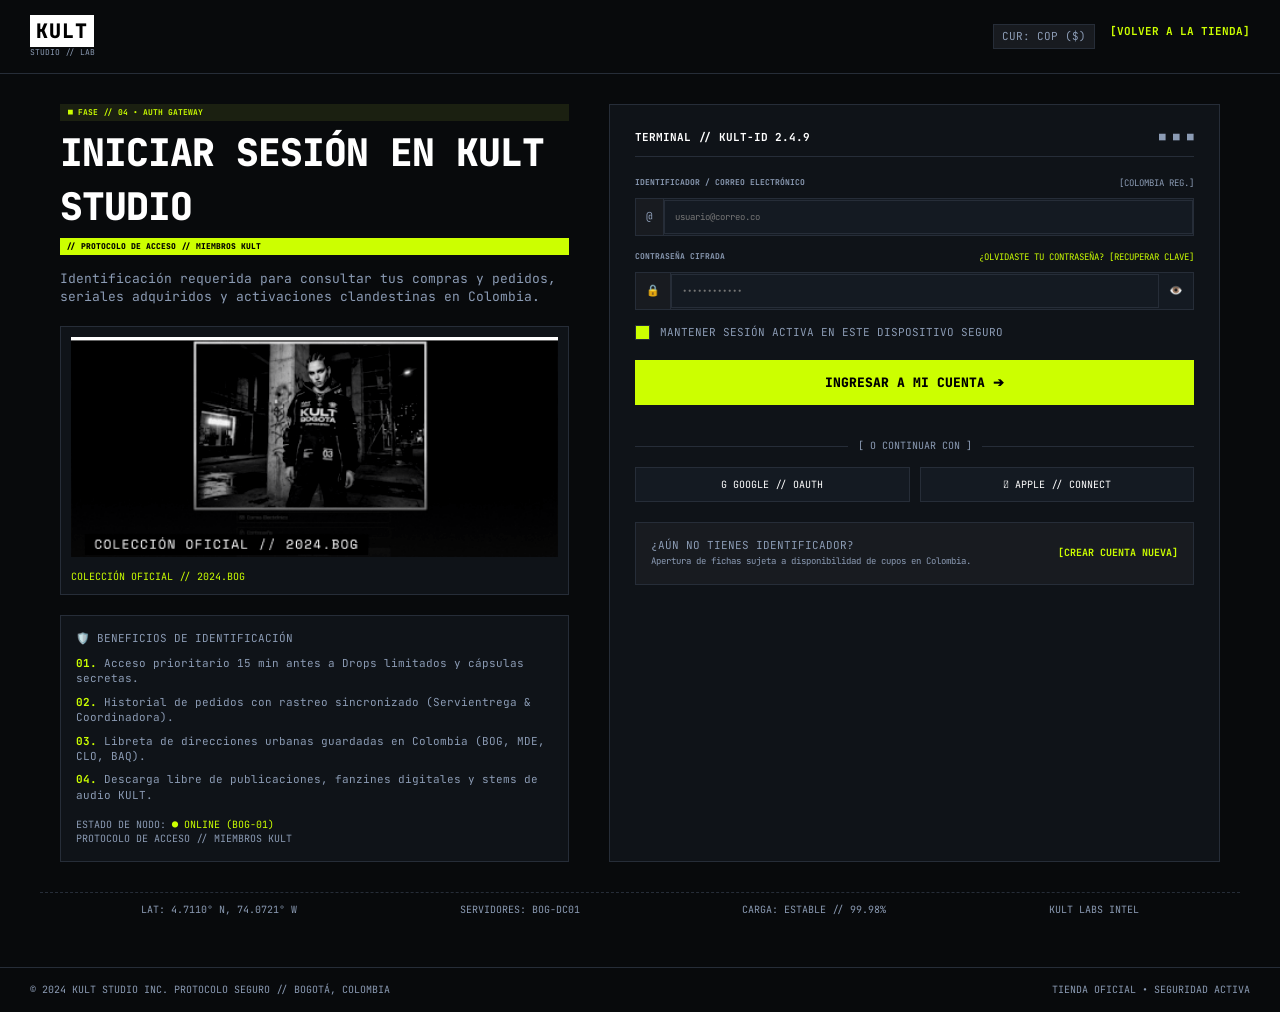
<file: login.html>
<!DOCTYPE html>
<html lang="es">
<head>
  <meta charset="UTF-8">
  <meta name="viewport" content="width=device-width, initial-scale=1.0">
  <title>Iniciar Sesión - KULT STUDIO</title>
  <link rel="preconnect" href="https://fonts.googleapis.com">
  <link rel="preconnect" href="https://fonts.gstatic.com" crossorigin>
  <link href="https://fonts.googleapis.com/css2?family=JetBrains+Mono:wght@400;600;700;800&display=swap" rel="stylesheet">
  <link rel="stylesheet" href="css/estilos.css">
</head>
<body>

  <!-- BARRA SUPERIOR / HEADER -->
  <header class="top-nav">
    <div class="logo">
      <span class="brand">KULT</span>
      <span class="sub-brand">STUDIO // LAB</span>
    </div>
    <div class="nav-right">
      <span class="badge">CUR: COP ($)</span>
      <a href="index.html" class="link-back">[VOLVER A LA TIENDA]</a>
    </div>
  </header>

  <!-- CONTENEDOR PRINCIPAL (2 COLUMNAS) -->
  <main class="container">
    
    <!-- COLUMNA IZQUIERDA: INFORMACIÓN Y BENEFICIOS -->
    <section class="info-column">
      <div class="tag-label">■ FASE // 04 • AUTH GATEWAY</div>
      <h1 class="main-title">INICIAR SESIÓN EN KULT STUDIO</h1>
      <div class="tag-highlight">// PROTOCOLO DE ACCESO // MIEMBROS KULT</div>
      <p class="description">
        Identificación requerida para consultar tus compras y pedidos, seriales adquiridos y activaciones clandestinas en Colombia.
      </p>

      <!-- PREVIEW DE IMAGEN -->
      <div class="preview-card">
        <div class="img-wrapper">
          <img src="img/login-hero.jpg" alt="KULT Official Collection" class="hero-img">
        </div>
        <div class="location-tag">
          COLECCIÓN OFICIAL // 2024.BOG
        </div>
      </div>

      <!-- LISTA DE BENEFICIOS -->
      <div class="status-card">
        <div class="status-header">
          <span>🛡️ BENEFICIOS DE IDENTIFICACIÓN</span>
        </div>
        <ul class="benefits-list">
          <li><strong>01.</strong> Acceso prioritario 15 min antes a Drops limitados y cápsulas secretas.</li>
          <li><strong>02.</strong> Historial de pedidos con rastreo sincronizado (Servientrega & Coordinadora).</li>
          <li><strong>03.</strong> Libreta de direcciones urbanas guardadas en Colombia (BOG, MDE, CLO, BAQ).</li>
          <li><strong>04.</strong> Descarga libre de publicaciones, fanzines digitales y stems de audio KULT.</li>
        </ul>
        <div class="security-text" style="margin-top: 15px;">
          ESTADO DE NODO: <span style="color: var(--accent-neon);">● ONLINE (BOG-01)</span><br>
          PROTOCOLO DE ACCESO // MIEMBROS KULT
        </div>
      </div>
    </section>

    <!-- COLUMNA DERECHA: FORMULARIO LOGIN -->
    <section class="form-column">
      <div class="form-header">
        <span class="form-title">TERMINAL // KULT-ID 2.4.9</span>
        <span class="form-sub">■ ■ ■</span>
      </div>

      <form class="login-form">
        <!-- IDENTIFICADOR -->
        <div class="form-group">
          <div style="display: flex; justify-content: space-between; margin-bottom: 5px;">
            <label style="margin: 0;">IDENTIFICADOR / CORREO ELECTRÓNICO</label>
            <span style="color: var(--text-muted); font-size: 9px;">[COLOMBIA REG.]</span>
          </div>
          <div class="input-with-icon">
            <span class="icon">@</span>
            <input type="email" placeholder="usuario@correo.co" required>
          </div>
        </div>

        <!-- CONTRASEÑA -->
        <div class="form-group">
          <div style="display: flex; justify-content: space-between; margin-bottom: 5px;">
            <label style="margin: 0;">CONTRASEÑA CIFRADA</label>
            <a href="#" style="color: var(--accent-neon); text-decoration: none; font-size: 9px;">¿OLVIDASTE TU CONTRASEÑA? [RECUPERAR CLAVE]</a>
          </div>
          <div class="input-with-icon">
            <span class="icon">🔒</span>
            <input type="password" placeholder="••••••••••••" required>
            <span class="icon-right">👁️</span>
          </div>
        </div>

        <!-- CHECKBOX REMEMBER -->
        <div class="checkbox-group" style="margin-bottom: 20px;">
          <label class="custom-checkbox">
            <input type="checkbox" checked>
            <span class="checkmark"></span>
            MANTENER SESIÓN ACTIVA EN ESTE DISPOSITIVO SEGURO
          </label>
        </div>

        <!-- BOTÓN INGRESAR -->
        <button type="submit" class="btn-submit">
          INGRESAR A MI CUENTA ➔
        </button>

        <!-- DIVIDER -->
        <div class="divider">
          <span>[ O CONTINUAR CON ]</span>
        </div>

        <!-- SOCIAL LOGIN -->
        <div class="social-row">
          <button type="button" class="btn-social">G GOOGLE // OAUTH</button>
          <button type="button" class="btn-social"> APPLE // CONNECT</button>
        </div>

        <!-- FOOTER FORM -->
        <div class="form-footer-box">
          <div>
            <span style="color: var(--text-muted);">¿AÚN NO TIENES IDENTIFICADOR?</span><br>
            <span style="color: var(--text-muted); font-size: 9px;">Apertura de fichas sujeta a disponibilidad de cupos en Colombia.</span>
          </div>
          <a href="registro.html" class="link-register">[CREAR CUENTA NUEVA]</a>
        </div>
      </form>
    </section>

  </main>

  <!-- BARRA DE SERVIDORES DE LOGIN -->
  <div class="server-status-bar">
    <div>LAT: 4.7110° N, 74.0721° W</div>
    <div>SERVIDORES: BOG-DC01</div>
    <div>CARGA: ESTABLE // 99.98%</div>
    <div>KULT LABS INTEL</div>
  </div>

  <!-- FOOTER INFERIOR -->
  <footer class="bottom-footer">
    <div>© 2024 KULT STUDIO INC. PROTOCOLO SEGURO // BOGOTÁ, COLOMBIA</div>
    <div>TIENDA OFICIAL • SEGURIDAD ACTIVA</div>
  </footer>
  <script src="js/main.js"></script>
</body>
</html>
</file>
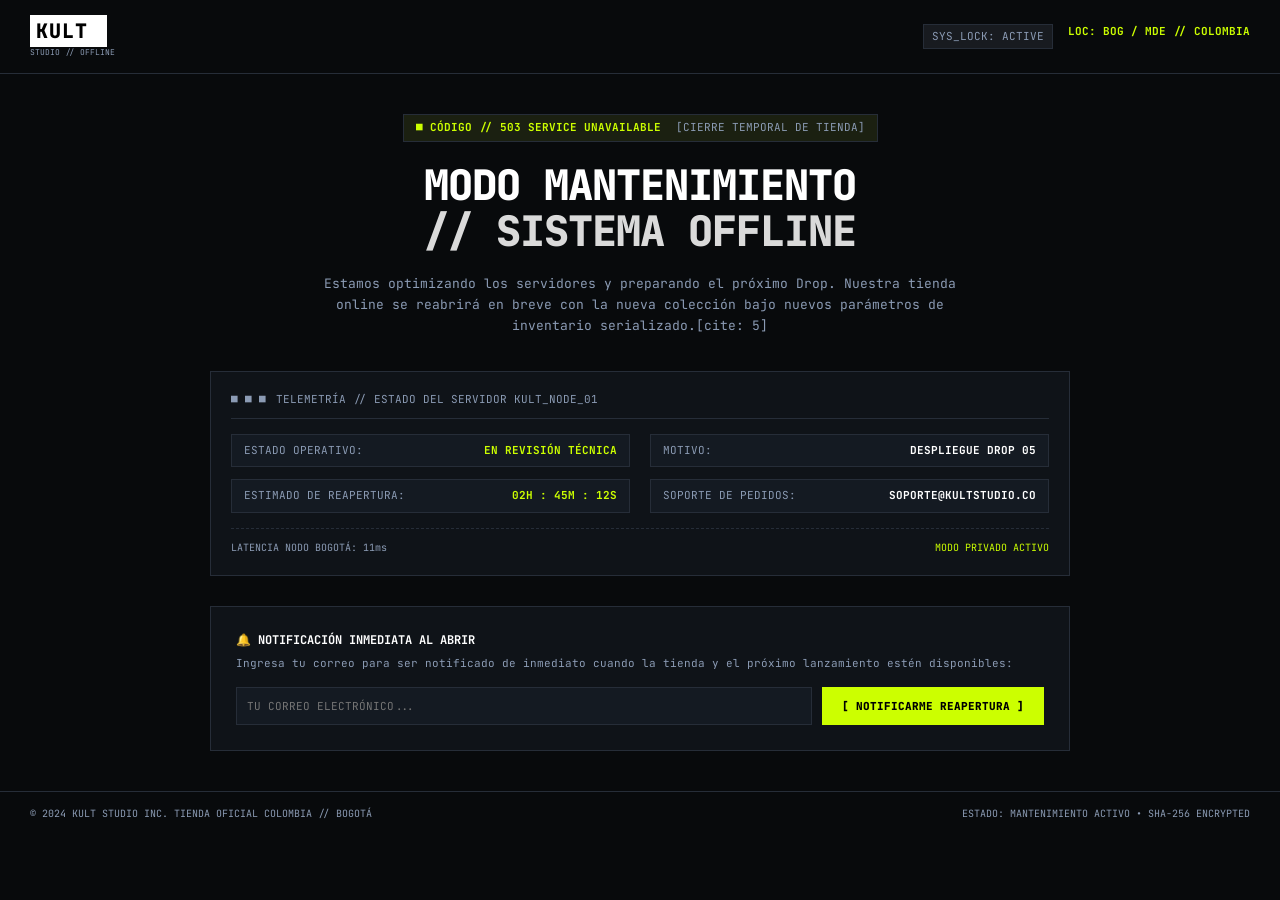
<file: mantenimiento.html>
<!DOCTYPE html>
<html lang="es">
<head>
  <meta charset="UTF-8">
  <meta name="viewport" content="width=device-width, initial-scale=1.0">
  <title>Mantenimiento - KULT STUDIO</title>
  <link rel="preconnect" href="https://fonts.googleapis.com">
  <link rel="preconnect" href="https://fonts.gstatic.com" crossorigin>
  <link href="https://fonts.googleapis.com/css2?family=JetBrains+Mono:wght@400;600;700;800&display=swap" rel="stylesheet">
  <link rel="stylesheet" href="css/estilos.css">
</head>
<body>

  <!-- BARRA SUPERIOR / HEADER -->
  <header class="top-nav">
    <div class="logo">
      <span class="brand">KULT</span>
      <span class="sub-brand">STUDIO // OFFLINE</span>
    </div>
    <div class="nav-right">
      <span class="badge">SYS_LOCK: ACTIVE</span>
      <span class="link-back" style="color: var(--accent-neon);">LOC: BOG / MDE // COLOMBIA</span>
    </div>
  </header>

  <!-- CONTENEDOR PRINCIPAL DE MANTENIMIENTO -->
  <main class="maintenance-container">
    
    <!-- ETIQUETA DE CÓDIGO 503 -->
    <div class="status-code-box">
      <span class="code-tag">■ CÓDIGO // 503 SERVICE UNAVAILABLE</span>
      <span class="code-sub">[CIERRE TEMPORAL DE TIENDA]</span>
    </div>

    <!-- TÍTULOS PRINCIPALES -->
    <h1 class="maintenance-title">
      MODO MANTENIMIENTO<br>
      <span class="highlight-offline">// SISTEMA OFFLINE</span>
    </h1>

    <p class="maintenance-desc">
      Estamos optimizando los servidores y preparando el próximo Drop. Nuestra tienda online se reabrirá en breve con la nueva colección bajo nuevos parámetros de inventario serializado.[cite: 5]
    </p>

    <!-- TELEMETRÍA / ESTADO DEL SERVIDOR -->
    <div class="telemetry-card">
      <div class="telemetry-header">
        <span>■ ■ ■</span>
        <span class="telemetry-title">TELEMETRÍA // ESTADO DEL SERVIDOR KULT_NODE_01</span>
      </div>
      
      <div class="telemetry-grid">
        <div class="telemetry-row">
          <span class="t-label">ESTADO OPERATIVO:</span>
          <span class="t-val tech">EN REVISIÓN TÉCNICA</span>
        </div>
        <div class="telemetry-row">
          <span class="t-label">MOTIVO:</span>
          <span class="t-val">DESPLIEGUE DROP 05</span>
        </div>
        <div class="telemetry-row">
          <span class="t-label">ESTIMADO DE REAPERTURA:</span>
          <span class="t-val neon">02H : 45M : 12S</span>
        </div>
        <div class="telemetry-row">
          <span class="t-label">SOPORTE DE PEDIDOS:</span>
          <span class="t-val">SOPORTE@KULTSTUDIO.CO</span>
        </div>
      </div>

      <div class="telemetry-footer">
        <span>LATENCIA NODO BOGOTÁ: 11ms</span>
        <span class="private-mode">MODO PRIVADO ACTIVO</span>
      </div>
    </div>

    <!-- CAJA DE NOTIFICACIÓN -->
    <div class="notify-card">
      <div class="notify-title">🔔 NOTIFICACIÓN INMEDIATA AL ABRIR</div>
      <p class="notify-hint">Ingresa tu correo para ser notificado de inmediato cuando la tienda y el próximo lanzamiento estén disponibles:</p>
      
      <form class="notify-form" onsubmit="event.preventDefault();">
        <input type="email" placeholder="TU CORREO ELECTRÓNICO..." required class="notify-input">
        <button type="submit" class="btn-notify">[ NOTIFICARME REAPERTURA ]</button>
      </form>
    </div>

  </main>

  <!-- FOOTER INFERIOR -->
  <footer class="bottom-footer">
    <div>© 2024 KULT STUDIO INC. TIENDA OFICIAL COLOMBIA // BOGOTÁ</div>
    <div>ESTADO: MANTENIMIENTO ACTIVO • SHA-256 ENCRYPTED</div>
  </footer>
  <script src="js/main.js"></script>
</body>
</html>
</file>
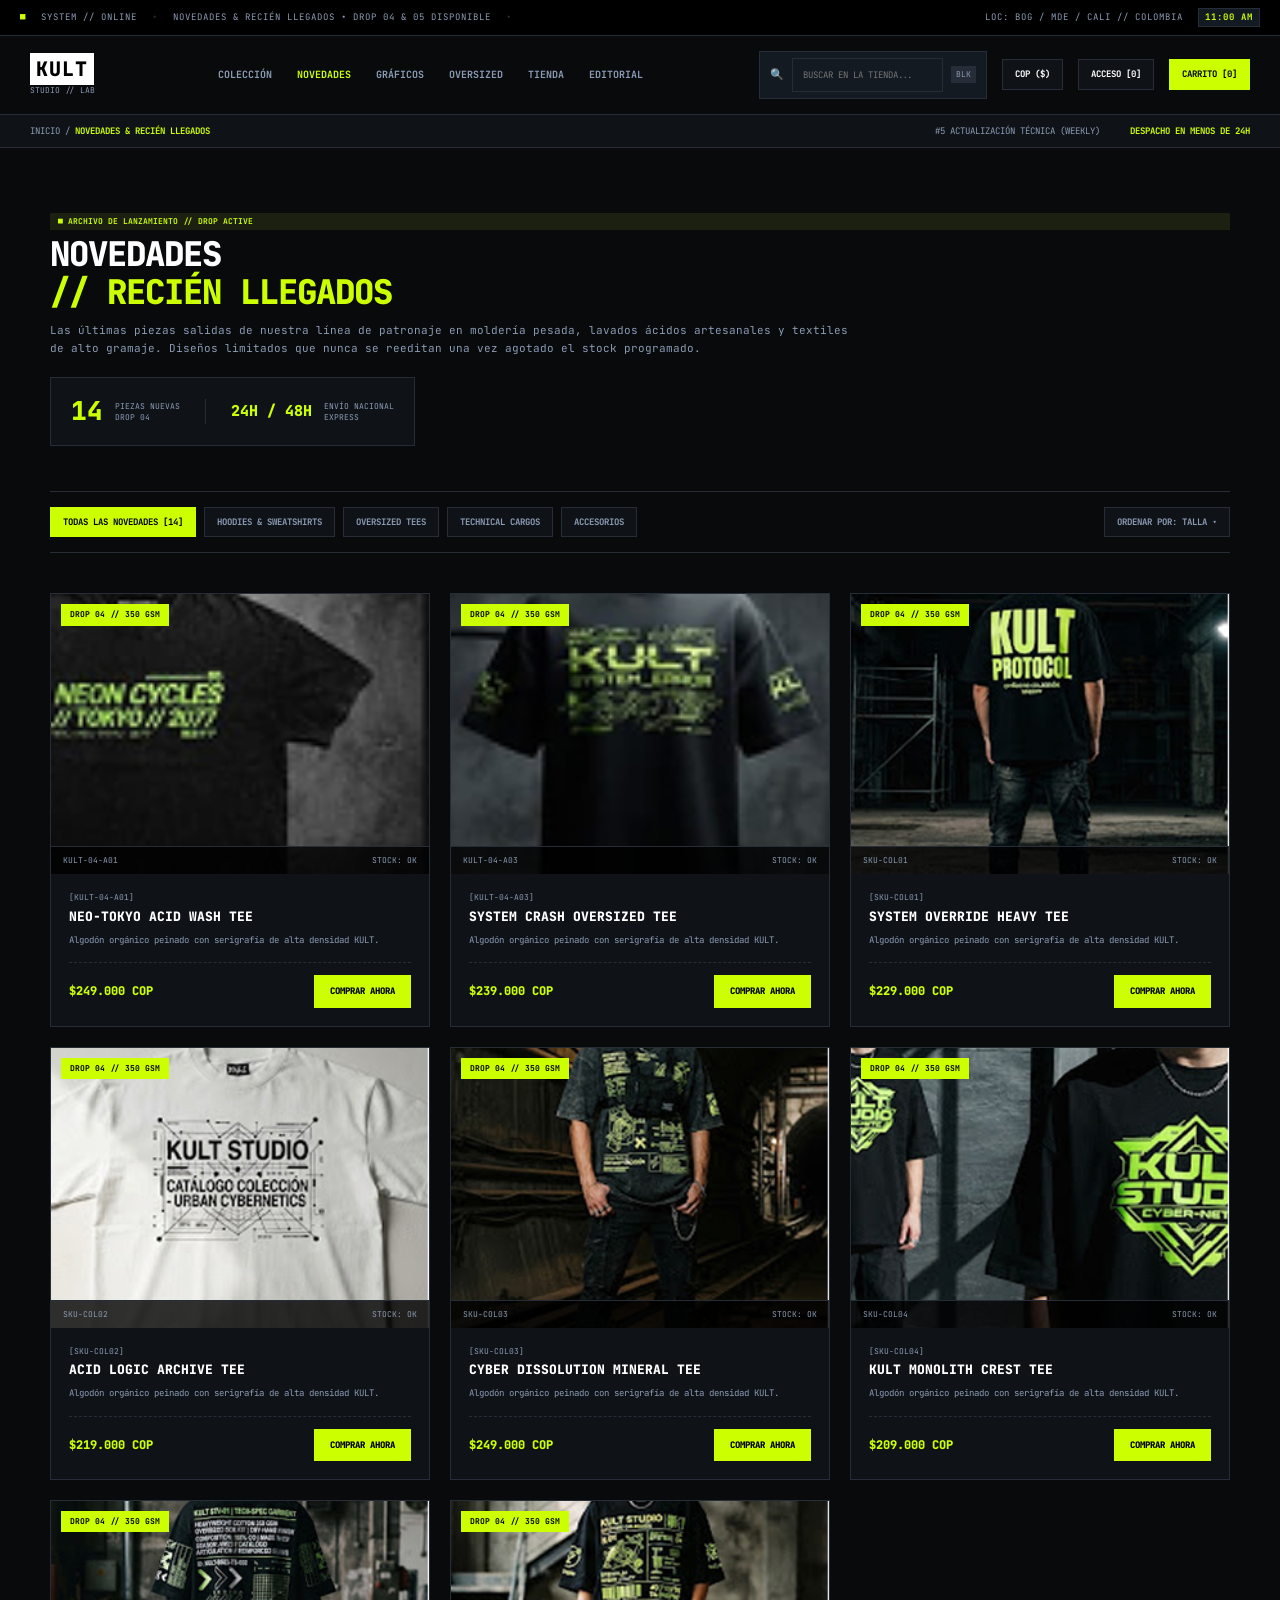
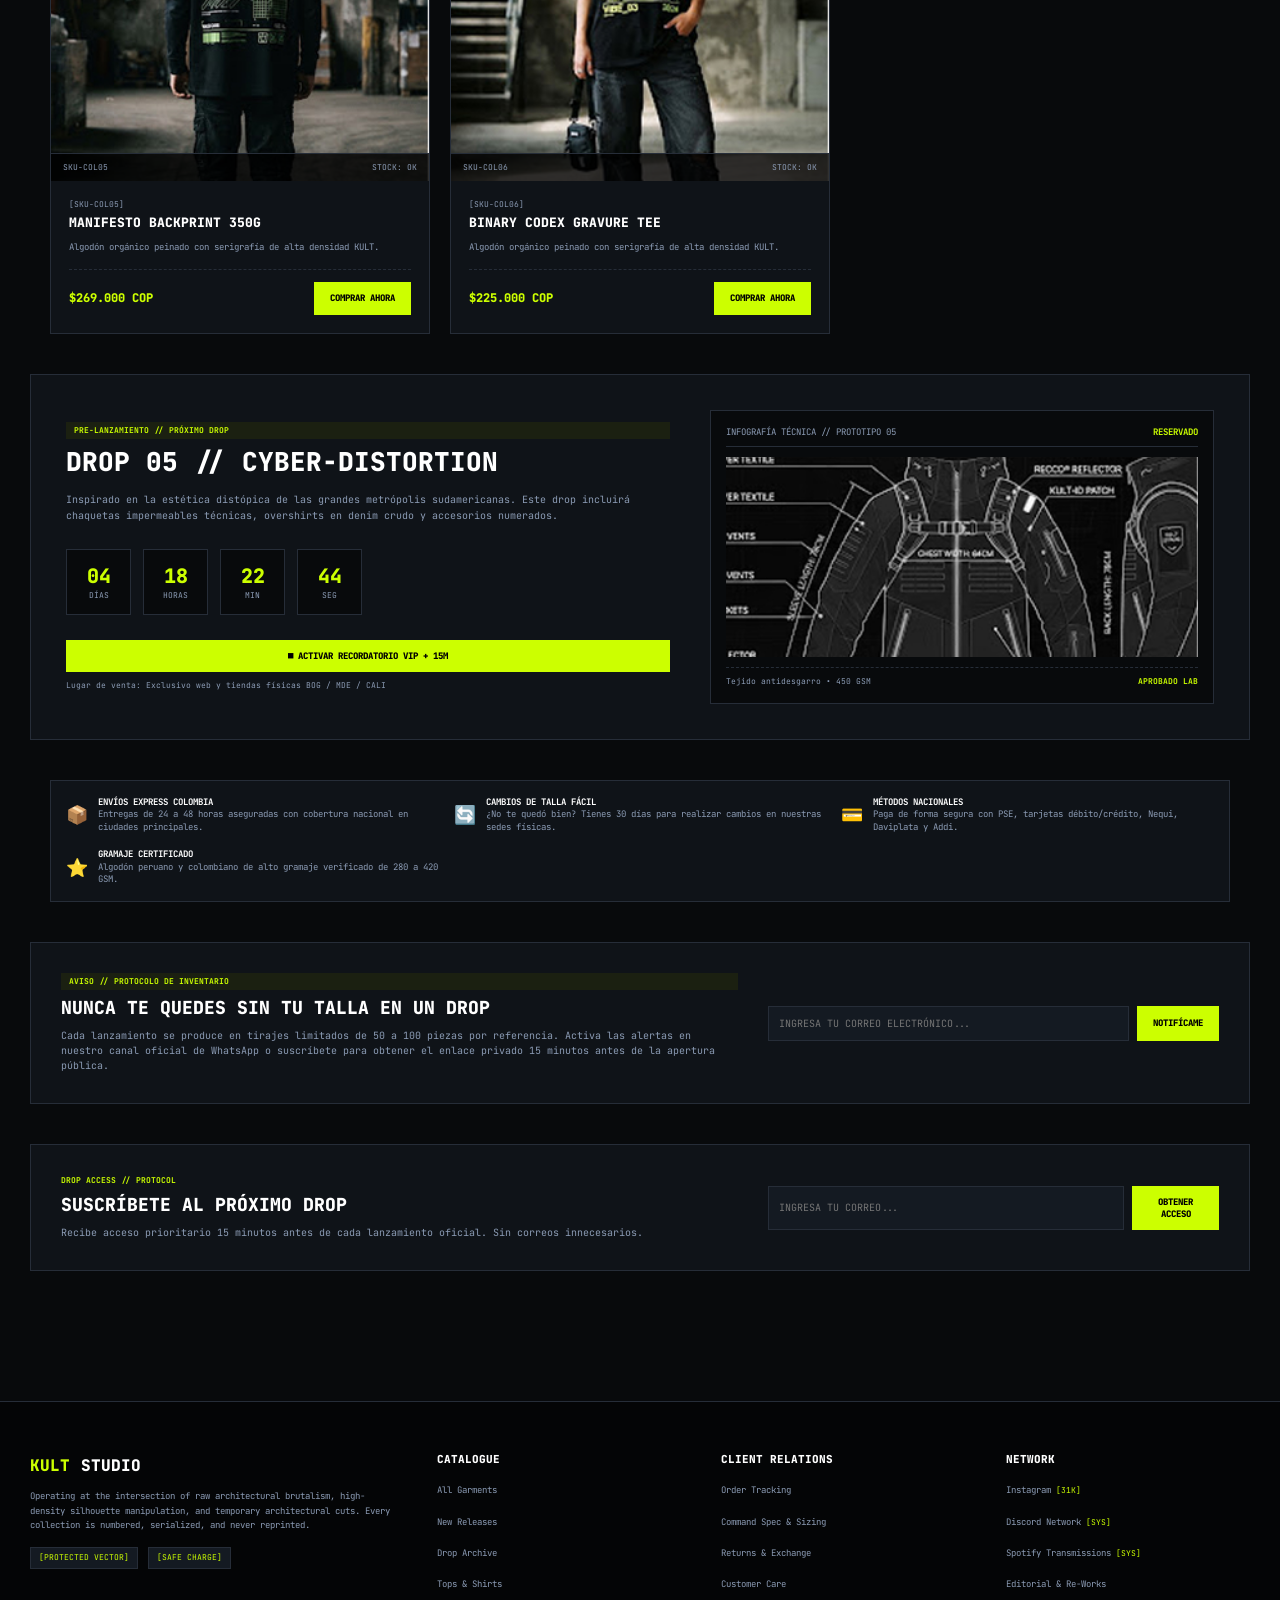
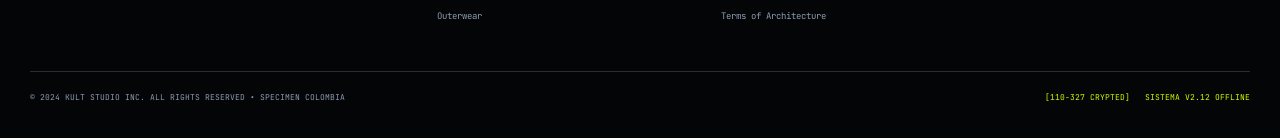
<file: novedades.html>
<!DOCTYPE html>
<html lang="es">
<head>
  <meta charset="UTF-8">
  <meta name="viewport" content="width=device-width, initial-scale=1.0">
  <title>Novedades // Recién Llegados - KULT STUDIO</title>
  <link rel="preconnect" href="https://fonts.googleapis.com">
  <link rel="preconnect" href="https://fonts.gstatic.com" crossorigin>
  <link href="https://fonts.googleapis.com/css2?family=JetBrains+Mono:wght@400;600;700;800&display=swap" rel="stylesheet">
  <link rel="stylesheet" href="css/estilos.css">
</head>
<body>

  <!-- BARRA MARQUEE SUPERIOR -->
  <div class="top-bar">
    <span class="status-dot">■</span>
    <span>SYSTEM // ONLINE</span>
    <span class="bar-separator">•</span>
    <span>NOVEDADES & RECIÉN LLEGADOS • DROP 04 & 05 DISPONIBLE</span>
    <span class="bar-separator">•</span>
    <span class="status-right">LOC: BOG / MDE / CALI // COLOMBIA</span>
    <span class="time-tag">11:00 AM</span>
  </div>

  <!-- HEADER PRINCIPAL -->
  <header class="main-header">
    <div class="logo">
      <span class="brand">KULT</span>
      <span class="sub-brand">STUDIO // LAB</span>
    </div>
    <nav class="nav-links">
      <a href="index.html">COLECCIÓN</a>
      <a href="novedades.html" class="active">NOVEDADES</a>
      <a href="#">GRÁFICOS</a>
      <a href="oversized.html">OVERSIZED</a>
      <a href="tienda.html">TIENDA</a>
      <a href="#">EDITORIAL</a>
    </nav>
    <div class="header-actions">
      <div class="search-box">
        <span class="search-icon">🔍</span>
        <input type="text" placeholder="BUSCAR EN LA TIENDA..." class="search-input">
        <span class="search-kbd">BLK</span>
      </div>
      <a href="login.html" class="btn-account">COP ($)</a>
      <a href="#" class="btn-account">ACCESO [0]</a>
      <a href="#" class="btn-cart">ORDEN [0]</a>
    </div>
  </header>

  <!-- BREADCRUMB & METRICAS -->
  <div class="breadcrumb-bar">
    <div class="breadcrumb-links">
      <a href="index.html">INICIO</a> / <span class="active-crumb">NOVEDADES & RECIÉN LLEGADOS</span>
    </div>
    <div class="status-metrics">
      <span>#5 ACTUALIZACIÓN TÉCNICA (WEEKLY)</span>
      <span class="status-active">DESPACHO EN MENOS DE 24H</span>
    </div>
  </div>

  <main class="page-content">

    <!-- SECCIÓN 1: HERO NOVEDADES -->
    <section class="section-container hero-novedades-section">
      <div class="hero-nov-grid">
        <div class="hero-nov-left">
          <div class="tag-label">■ ARCHIVO DE LANZAMIENTO // DROP ACTIVE</div>
          <h1 class="nov-hero-title">
            NOVEDADES<br>
            <span class="highlight">// RECIÉN LLEGADOS</span>
          </h1>
          <p class="nov-hero-desc">
            Las últimas piezas salidas de nuestra línea de patronaje en moldería pesada, lavados ácidos artesanales y textiles de alto gramaje. Diseños limitados que nunca se reeditan una vez agotado el stock programado.
          </p>

          <div class="nov-metrics-box">
            <div class="n-metric">
              <span class="n-num">14</span>
              <span class="n-label">PIEZAS NUEVAS<br>DROP 04</span>
            </div>
            <div class="n-divider"></div>
            <div class="n-metric">
              <span class="n-time">24H / 48H</span>
              <span class="n-label">ENVÍO NACIONAL<br>EXPRESS</span>
            </div>
          </div>
        </div>
      </div>

      <!-- FILTROS DE CATEGORÍA DE NOVEDADES -->
      <div class="nov-filter-bar">
        <button class="city-btn active">TODAS LAS NOVEDADES [14]</button>
        <button class="city-btn">HOODIES & SWEATSHIRTS</button>
        <button class="city-btn">OVERSIZED TEES</button>
        <button class="city-btn">TECHNICAL CARGOS</button>
        <button class="city-btn">ACCESORIOS</button>
        <div class="filter-right-sort">
          <span class="sort-label">ORDENAR POR: TALLA ▾</span>
        </div>
      </div>
    </section>

    <!-- SECCIÓN 2: GRID DE PRODUCTOS RECIÉN LLEGADOS (6 TARJETAS) -->
    <section class="section-container">
      <div class="products-grid-3col">

        <!-- PRODUCTO 1 -->
        <article class="product-card">
          <div class="card-img-wrap">
            <span class="card-badge highlight-badge">NUEVO DROP</span>
            <img src="img/nov-model-1.jpg" alt="Cybernetic Acid Wash Hoodie">
            <div class="card-overlay-bottom">
              <span>STOCK: 12 UNIDADES</span>
            </div>
          </div>
          <div class="card-info-box">
            <span class="prod-code">[SKU-NEW01]</span>
            <h3 class="prod-title">CYBERNETIC ACID WASH HOODIE</h3>
            <p class="prod-desc">
              Sudadera con capucha de doble panel en algodón pesado de 400 GSM con tratamiento de lavado ácido y gráficos reflectivos.
            </p>
            <div class="prod-sizes-row">
              <span class="sz">S</span>
              <span class="sz active-sz">M</span>
              <span class="sz">L</span>
              <span class="sz">XL</span>
            </div>
            <div class="prod-price-row">
              <span class="price">290.000 COP</span>
              <a href="#" class="btn-primary">COMPRAR AHORA</a>
            </div>
          </div>
        </article>

        <!-- PRODUCTO 2 -->
        <article class="product-card">
          <div class="card-img-wrap">
            <span class="card-badge">350 GSM</span>
            <img src="img/nov-model-2.jpg" alt="Metropolis Architectural Oversized Tee">
            <div class="card-overlay-bottom">
              <span>STOCK: DISPONIBLE</span>
            </div>
          </div>
          <div class="card-info-box">
            <span class="prod-code">[SKU-NEW02]</span>
            <h3 class="prod-title">METROPOLIS ARCHITECTURAL OVERSIZED TEE</h3>
            <p class="prod-desc">
              Camiseta de calce boxy con hombro caído y tipografía industrial en pecho y espalda. Algodón peinado de alto gramaje.
            </p>
            <div class="prod-sizes-row">
              <span class="sz">S</span>
              <span class="sz">M</span>
              <span class="sz">L</span>
              <span class="sz">XL</span>
            </div>
            <div class="prod-price-row">
              <span class="price">195.000 COP</span>
              <a href="#" class="btn-primary">COMPRAR AHORA</a>
            </div>
          </div>
        </article>

        <!-- PRODUCTO 3 -->
        <article class="product-card">
          <div class="card-img-wrap">
            <span class="card-badge highlight-badge">TIGHT STOCK</span>
            <img src="img/nov-model-3.jpg" alt="Tactical Cargo V4 All Black">
            <div class="card-overlay-bottom">
              <span>EDICIÓN LIMITADA</span>
            </div>
          </div>
          <div class="card-info-box">
            <span class="prod-code">[SKU-NEW03]</span>
            <h3 class="prod-title">TACTICAL CARGO V4 ALL BLACK</h3>
            <p class="prod-desc">
              Pantalón cargo de 6 bolsillos utilitarios con tiras ajustables, tejido ripstop antidesgarro y acabado impermeable matte.
            </p>
            <div class="prod-sizes-row">
              <span class="sz">30</span>
              <span class="sz active-sz">32</span>
              <span class="sz">34</span>
            </div>
            <div class="prod-price-row">
              <span class="price">320.000 COP</span>
              <a href="#" class="btn-primary">COMPRAR AHORA</a>
            </div>
          </div>
        </article>

        <!-- PRODUCTO 4 -->
        <article class="product-card">
          <div class="card-img-wrap">
            <span class="card-badge">300 GSM</span>
            <img src="img/nov-model-4.jpg" alt="System Crash Long Sleeve Tee">
            <div class="card-overlay-bottom">
              <span>STOCK: DISPONIBLE</span>
            </div>
          </div>
          <div class="card-info-box">
            <span class="prod-code">[SKU-NEW04]</span>
            <h3 class="prod-title">SYSTEM CRASH LONG SLEEVE TEE</h3>
            <p class="prod-desc">
              Camiseta manga larga con puños ajustados ribeteados y serigrafía de alto relieve en brazos y torso frontal.
            </p>
            <div class="prod-sizes-row">
              <span class="sz">S</span>
              <span class="sz">M</span>
              <span class="sz">L</span>
              <span class="sz">XL</span>
            </div>
            <div class="prod-price-row">
              <span class="price">215.000 COP</span>
              <a href="#" class="btn-primary">COMPRAR AHORA</a>
            </div>
          </div>
        </article>

        <!-- PRODUCTO 5 -->
        <article class="product-card">
          <div class="card-img-wrap">
            <span class="card-badge">ACCESORIOS</span>
            <img src="img/nov-model-5.jpg" alt="Kult Knit Beanie U40 / Graffito">
            <div class="card-overlay-bottom">
              <span>TALLA ÚNICA</span>
            </div>
          </div>
          <div class="card-info-box">
            <span class="prod-code">[SKU-NEW05]</span>
            <h3 class="prod-title">KULT KNIT BEANIE U40 / GRAFFITO</h3>
            <p class="prod-desc">
              Gorro tejido en lana acrílica pesada de doble capa con parche bordado de alta definición en tono neon KULT.
            </p>
            <div class="prod-sizes-row">
              <span class="sz active-sz">U</span>
            </div>
            <div class="prod-price-row">
              <span class="price">95.000 COP</span>
              <a href="#" class="btn-primary">COMPRAR AHORA</a>
            </div>
          </div>
        </article>

        <!-- PRODUCTO 6 -->
        <article class="product-card">
          <div class="card-img-wrap">
            <span class="card-badge">320 GSM</span>
            <img src="img/nov-model-6.jpg" alt="Raw Heavy Box Tee Drop 04">
            <div class="card-overlay-bottom">
              <span>STOCK: DISPONIBLE</span>
            </div>
          </div>
          <div class="card-info-box">
            <span class="prod-code">[SKU-NEW06]</span>
            <h3 class="prod-title">RAW HEAVY BOX TEE DROP 04</h3>
            <p class="prod-desc">
              Base clásica en algodón natural crudo de 320 GSM con costura expuesta en hombro y etiqueta lateral de autenticidad.
            </p>
            <div class="prod-sizes-row">
              <span class="sz">S</span>
              <span class="sz">M</span>
              <span class="sz active-sz">L</span>
              <span class="sz">XL</span>
            </div>
            <div class="prod-price-row">
              <span class="price">180.000 COP</span>
              <a href="#" class="btn-primary">COMPRAR AHORA</a>
            </div>
          </div>
        </article>

      </div>
    </section>

    <!-- SECCIÓN 3: PRÓXIMO DROP 05 // CYBER-DISTORTION (CONTADOR) -->
    <section class="section-container drop-countdown-panel">
      <div class="drop-grid-layout">
        <div class="drop-left-col">
          <span class="tag-label">PRE-LANZAMIENTO // PRÓXIMO DROP</span>
          <h2 class="drop-headline">DROP 05 // CYBER-DISTORTION</h2>
          <p class="drop-paragraph">
            Inspirado en la estética distópica de las grandes metrópolis sudamericanas. Este drop incluirá chaquetas impermeables técnicas, overshirts en denim crudo y accesorios numerados.
          </p>

          <div class="countdown-boxes">
            <div class="c-box">
              <span class="c-num">04</span>
              <span class="c-lbl">DÍAS</span>
            </div>
            <div class="c-box">
              <span class="c-num">18</span>
              <span class="c-lbl">HORAS</span>
            </div>
            <div class="c-box">
              <span class="c-num">22</span>
              <span class="c-lbl">MIN</span>
            </div>
            <div class="c-box">
              <span class="c-num">44</span>
              <span class="c-lbl">SEG</span>
            </div>
          </div>

          <div class="drop-action-row">
            <a href="#" class="btn-primary">■ ACTIVAR RECORDATORIO VIP + 15M</a>
            <span class="drop-note">Lugar de venta: Exclusivo web y tiendas físicas BOG / MDE / CALI</span>
          </div>
        </div>

        <div class="drop-right-col">
          <div class="drop-tech-card">
            <div class="dtc-header">
              <span>INFOGRAFÍA TÉCNICA // PROTOTIPO 05</span>
              <span class="dtc-tag">RESERVADO</span>
            </div>
            <div class="dtc-img-box">
              <img src="img/nov-esquema.jpg" alt="Infografía Drop 05">
            </div>
            <div class="dtc-footer">
              <span>Tejido antidesgarro • 450 GSM</span>
              <span class="dtc-pass">APROBADO LAB</span>
            </div>
          </div>
        </div>
      </div>
    </section>

    <!-- SECCIÓN 4: MINI BARRAS DE GARANTÍA -->
    <section class="section-container">
      <div class="guarantee-mini-bar">
        <div class="g-item">
          <span>📦</span>
          <div><strong>ENVÍOS EXPRESS COLOMBIA</strong><br>Entregas de 24 a 48 horas aseguradas con cobertura nacional en ciudades principales.</div>
        </div>
        <div class="g-item">
          <span>🔄</span>
          <div><strong>CAMBIOS DE TALLA FÁCIL</strong><br>¿No te quedó bien? Tienes 30 días para realizar cambios en nuestras sedes físicas.</div>
        </div>
        <div class="g-item">
          <span>💳</span>
          <div><strong>MÉTODOS NACIONALES</strong><br>Paga de forma segura con PSE, tarjetas débito/crédito, Nequi, Daviplata y Addi.</div>
        </div>
        <div class="g-item">
          <span>⭐</span>
          <div><strong>GRAMAJE CERTIFICADO</strong><br>Algodón peruano y colombiano de alto gramaje verificado de 280 a 420 GSM.</div>
        </div>
      </div>
    </section>

    <!-- SECCIÓN 5: BANNER INFORMATIVO (NUNCA TE QUEDES SIN TU TALLA) -->
    <section class="section-container alert-banner-box">
      <div class="alert-content-flex">
        <div class="alert-text-side">
          <span class="tag-label">AVISO // PROTOCOLO DE INVENTARIO</span>
          <h2 class="alert-title">NUNCA TE QUEDES SIN TU TALLA EN UN DROP</h2>
          <p class="alert-desc">
            Cada lanzamiento se produce en tirajes limitados de 50 a 100 piezas por referencia. Activa las alertas en nuestro canal oficial de WhatsApp o suscríbete para obtener el enlace privado 15 minutos antes de la apertura pública.
          </p>
        </div>
        <form class="alert-form-side" onsubmit="event.preventDefault();">
          <div class="alert-input-row">
            <input type="email" placeholder="INGRESA TU CORREO ELECTRÓNICO..." class="alert-input" required>
            <button type="submit" class="btn-primary">NOTIFÍCAME</button>
          </div>
        </form>
      </div>
    </section>

    <!-- SECCIÓN 6: SUSCRÍBETE AL PRÓXIMO DROP -->
    <section class="section-container newsletter-banner">
      <div class="news-banner-content">
        <div class="news-banner-info">
          <span class="section-tag">DROP ACCESS // PROTOCOL</span>
          <h2 class="news-banner-title">SUSCRÍBETE AL PRÓXIMO DROP</h2>
          <p class="news-banner-text">Recibe acceso prioritario 15 minutos antes de cada lanzamiento oficial. Sin correos innecesarios.</p>
        </div>
        <form class="news-banner-form" onsubmit="event.preventDefault();">
          <input type="email" placeholder="INGRESA TU CORREO..." class="news-input" required>
          <button type="submit" class="btn-primary news-btn">OBTENER ACCESO</button>
        </form>
      </div>
    </section>

  </main>

  <!-- SECCIÓN 7: FOOTER EXTENSO DE 4 COLUMNAS -->
  <footer class="site-footer">
    <div class="footer-columns-container">
      
      <div class="footer-col-main">
        <div class="footer-brand">
          <span class="brand-bold">KULT</span> <span class="brand-sub">STUDIO</span>
        </div>
        <p class="footer-brand-desc">
          Operating at the intersection of raw architectural brutalism, high-density silhouette manipulation, and temporary architectural cuts. Every collection is numbered, serialized, and never reprinted.
        </p>
        <div class="footer-security-tags">
          <span class="sec-tag">[PROTECTED VECTOR]</span>
          <span class="sec-tag">[SAFE CHARGE]</span>
        </div>
      </div>

      <div class="footer-col-links">
        <h4 class="footer-link-title">CATALOGUE</h4>
        <ul>
          <li><a href="#">All Garments</a></li>
          <li><a href="#">New Releases</a></li>
          <li><a href="#">Drop Archive</a></li>
          <li><a href="#">Tops & Shirts</a></li>
          <li><a href="#">Outerwear</a></li>
        </ul>
      </div>

      <div class="footer-col-links">
        <h4 class="footer-link-title">CLIENT RELATIONS</h4>
        <ul>
          <li><a href="#">Order Tracking</a></li>
          <li><a href="#">Command Spec & Sizing</a></li>
          <li><a href="#">Returns & Exchange</a></li>
          <li><a href="#">Customer Care</a></li>
          <li><a href="#">Terms of Architecture</a></li>
        </ul>
      </div>

      <div class="footer-col-links">
        <h4 class="footer-link-title">NETWORK</h4>
        <ul>
          <li><a href="#">Instagram <span class="net-tag">[31K]</span></a></li>
          <li><a href="#">Discord Network <span class="net-tag">[SYS]</span></a></li>
          <li><a href="#">Spotify Transmissions <span class="net-tag">[SYS]</span></a></li>
          <li><a href="#">Editorial & Re-Works</a></li>
        </ul>
      </div>

    </div>

    <div class="footer-bottom-bar">
      <div>© 2024 KULT STUDIO INC. ALL RIGHTS RESERVED • SPECIMEN COLOMBIA</div>
      <div class="footer-bottom-status">
        <span class="status-crypt">[110-327 CRYPTED]</span>
        <a href="#" class="status-link">SISTEMA V2.12 OFFLINE</a>
      </div>
    </div>
  </footer>
  <script src="js/main.js"></script>
</body>
</html>
</file>
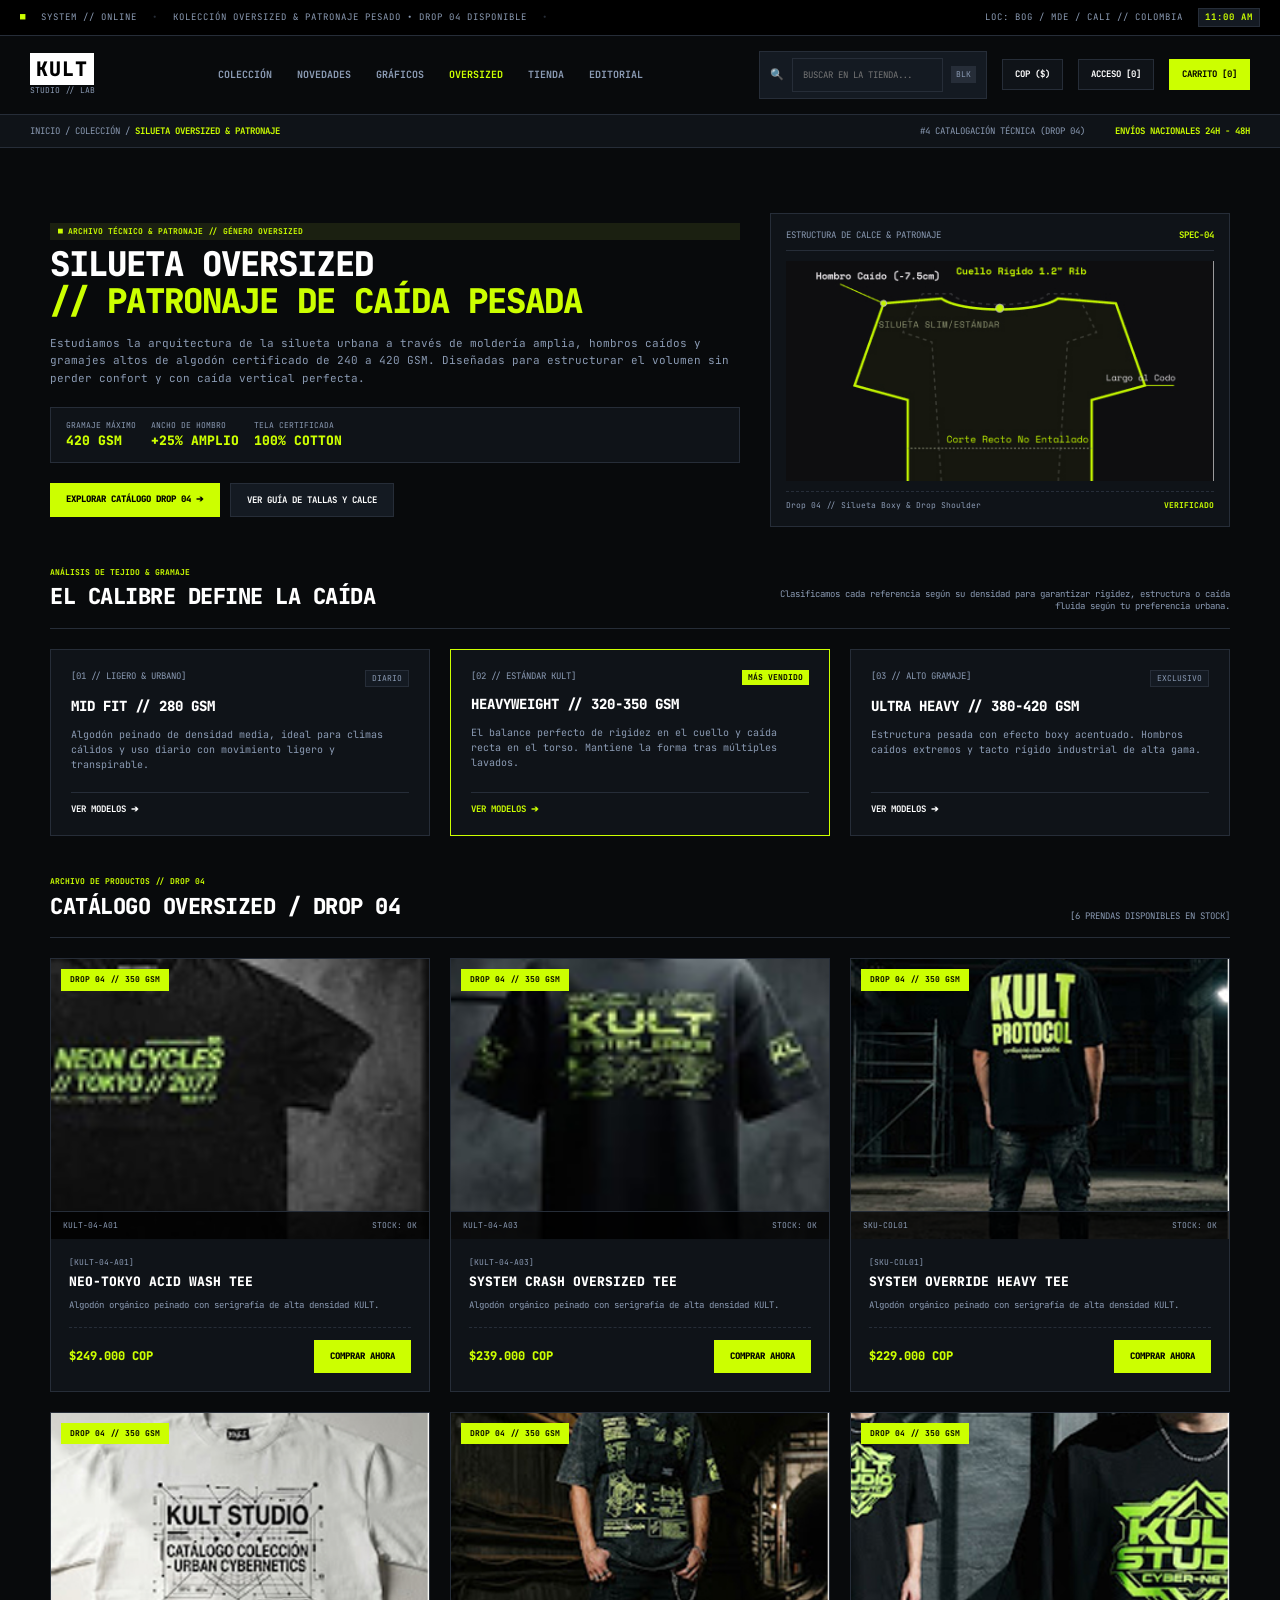
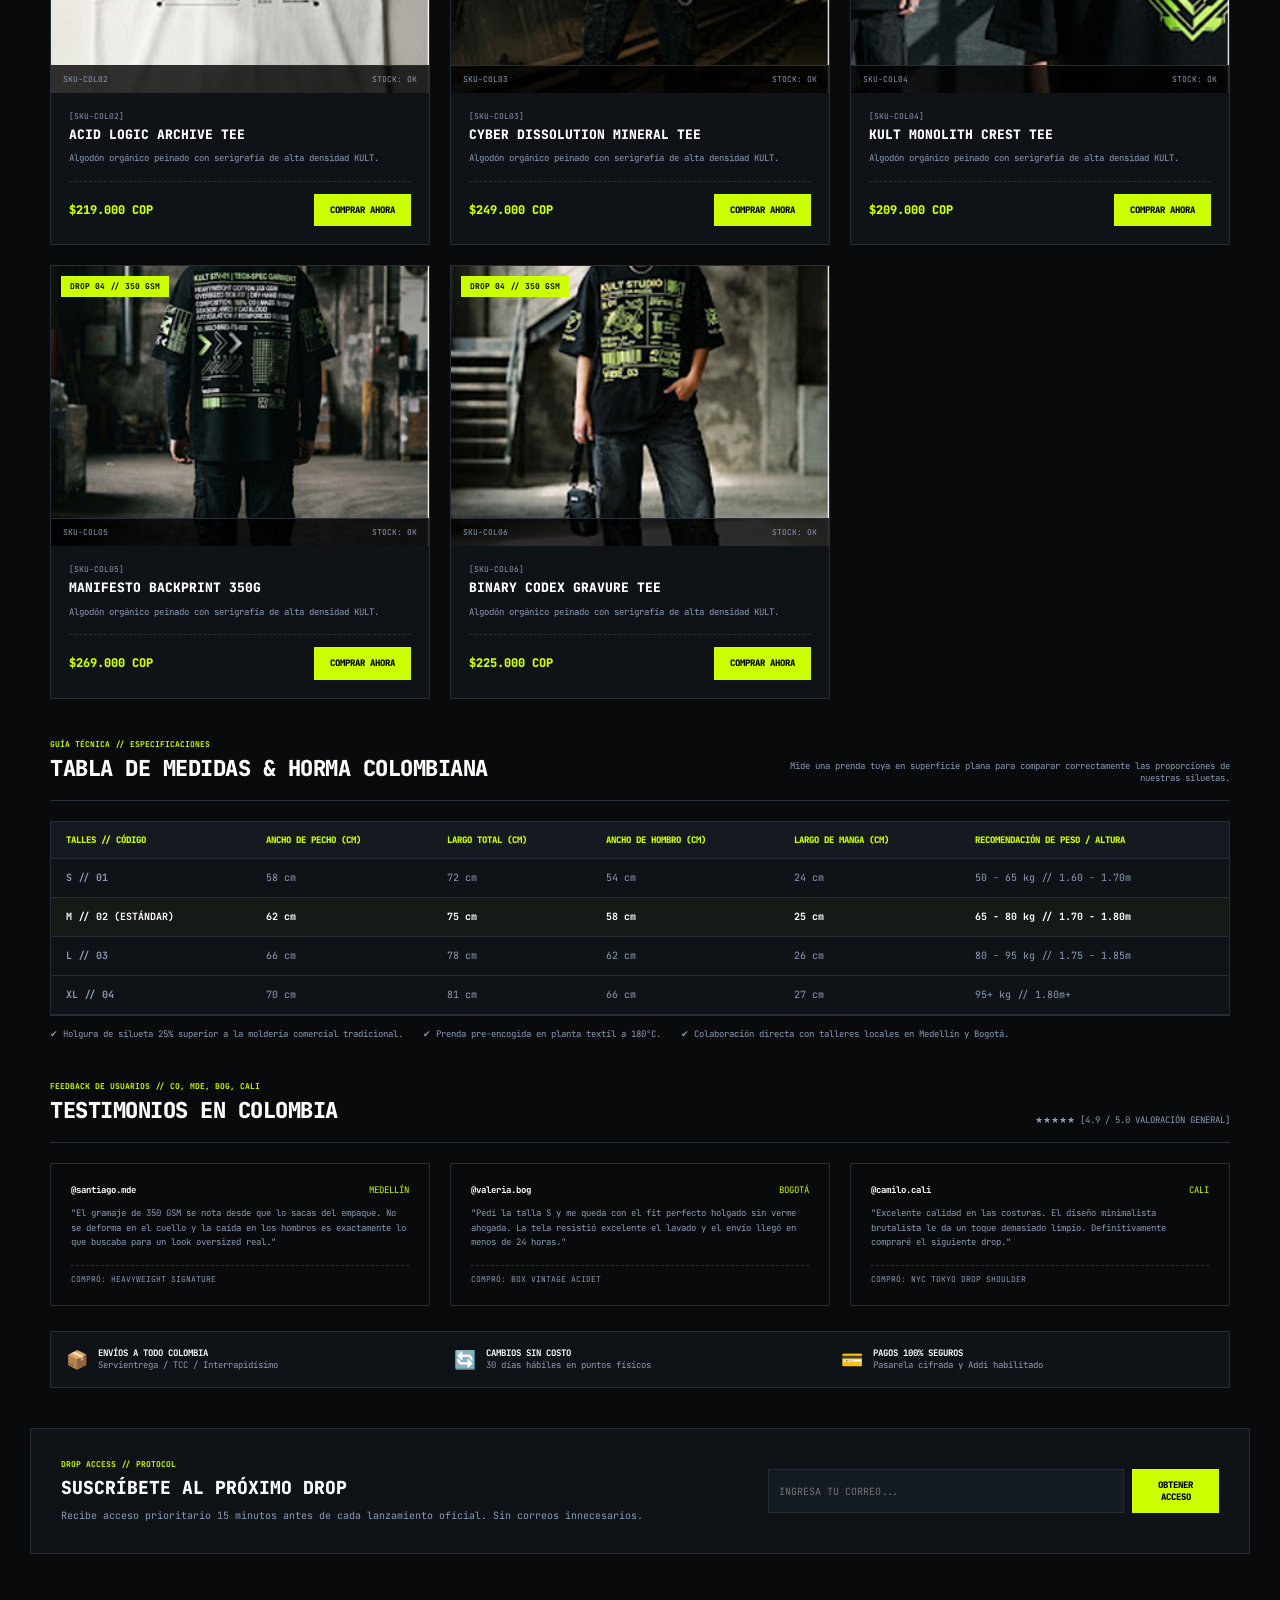
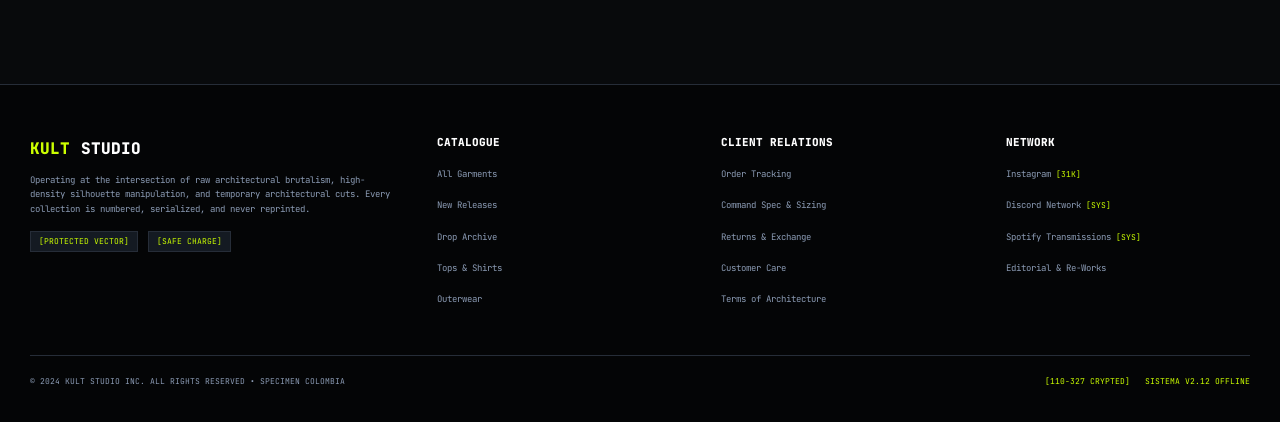
<file: oversized.html>
<!DOCTYPE html>
<html lang="es">
<head>
  <meta charset="UTF-8">
  <meta name="viewport" content="width=device-width, initial-scale=1.0">
  <title>Silueta Oversized // Patronaje - KULT STUDIO</title>
  <link rel="preconnect" href="https://fonts.googleapis.com">
  <link rel="preconnect" href="https://fonts.gstatic.com" crossorigin>
  <link href="https://fonts.googleapis.com/css2?family=JetBrains+Mono:wght@400;600;700;800&display=swap" rel="stylesheet">
  <link rel="stylesheet" href="css/estilos.css">
</head>
<body>

  <!-- BARRA MARQUEE SUPERIOR -->
  <div class="top-bar">
    <span class="status-dot">■</span>
    <span>SYSTEM // ONLINE</span>
    <span class="bar-separator">•</span>
    <span>KOLECCIÓN OVERSIZED & PATRONAJE PESADO • DROP 04 DISPONIBLE</span>
    <span class="bar-separator">•</span>
    <span class="status-right">LOC: BOG / MDE / CALI // COLOMBIA</span>
    <span class="time-tag">11:00 AM</span>
  </div>

  <!-- HEADER PRINCIPAL -->
  <header class="main-header">
    <div class="logo">
      <span class="brand">KULT</span>
      <span class="sub-brand">STUDIO // LAB</span>
    </div>
    <nav class="nav-links">
      <a href="index.html">COLECCIÓN</a>
      <a href="#">NOVEDADES</a>
      <a href="#">GRÁFICOS</a>
      <a href="oversized.html" class="active">OVERSIZED</a>
      <a href="tienda.html">TIENDA</a>
      <a href="#">EDITORIAL</a>
    </nav>
    <div class="header-actions">
      <div class="search-box">
        <span class="search-icon">🔍</span>
        <input type="text" placeholder="BUSCAR EN LA TIENDA..." class="search-input">
        <span class="search-kbd">BLK</span>
      </div>
      <a href="login.html" class="btn-account">COP ($)</a>
      <a href="#" class="btn-account">ACCESO [0]</a>
      <a href="#" class="btn-cart">ORDEN [0]</a>
    </div>
  </header>

  <!-- BREADCRUMB & METRICAS -->
  <div class="breadcrumb-bar">
    <div class="breadcrumb-links">
      <a href="index.html">INICIO</a> / <a href="#">COLECCIÓN</a> / <span class="active-crumb">SILUETA OVERSIZED & PATRONAJE</span>
    </div>
    <div class="status-metrics">
      <span>#4 CATALOGACIÓN TÉCNICA (DROP 04)</span>
      <span class="status-active">ENVÍOS NACIONALES 24H - 48H</span>
    </div>
  </div>

  <main class="page-content">

    <!-- SECCIÓN 1: HERO OVERSIZED -->
    <section class="section-container hero-oversized-section">
      <div class="hero-oversized-grid">
        <div class="hero-over-left">
          <div class="tag-label">■ ARCHIVO TÉCNICO & PATRONAJE // GÉNERO OVERSIZED</div>
          <h1 class="over-hero-title">
            SILUETA OVERSIZED<br>
            <span class="highlight">// PATRONAJE DE CAÍDA PESADA</span>
          </h1>
          <p class="over-hero-desc">
            Estudiamos la arquitectura de la silueta urbana a través de moldería amplia, hombros caídos y gramajes altos de algodón certificado de 240 a 420 GSM. Diseñadas para estructurar el volumen sin perder confort y con caída vertical perfecta.
          </p>

          <div class="specs-metrics-bar">
            <div class="s-metric">
              <span class="s-label">GRAMAJE MÁXIMO</span>
              <span class="s-val">420 GSM</span>
            </div>
            <div class="s-metric">
              <span class="s-label">ANCHO DE HOMBRO</span>
              <span class="s-val">+25% AMPLIO</span>
            </div>
            <div class="s-metric">
              <span class="s-label">TELA CERTIFICADA</span>
              <span class="s-val">100% COTTON</span>
            </div>
          </div>

          <div class="hero-actions-row">
            <a href="#catalogo" class="btn-primary">EXPLORAR CATÁLOGO DROP 04 ➔</a>
            <a href="#" class="btn-secondary">VER GUÍA DE TALLAS Y CALCE</a>
          </div>
        </div>

        <div class="hero-over-right">
          <div class="esquema-card">
            <div class="esquema-header">
              <span>ESTRUCTURA DE CALCE & PATRONAJE</span>
              <span class="e-code">SPEC-04</span>
            </div>
            <div class="esquema-img-box">
              <img src="img/oversized-esquema.jpg" alt="Esquema técnico oversized">
            </div>
            <div class="esquema-footer">
              <span>Drop 04 // Silueta Boxy & Drop Shoulder</span>
              <span class="e-status">VERIFICADO</span>
            </div>
          </div>
        </div>
      </div>
    </section>

    <!-- SECCIÓN 2: CALIBRES DE CALCE -->
    <section class="section-container">
      <div class="section-header-flex">
        <div>
          <span class="section-tag">ANÁLISIS DE TEJIDO & GRAMAJE</span>
          <h2 class="section-title-large">EL CALIBRE DEFINE LA CAÍDA</h2>
        </div>
        <p class="section-header-desc">
          Clasificamos cada referencia según su densidad para garantizar rigidez, estructura o caída fluida según tu preferencia urbana.
        </p>
      </div>

      <div class="calibers-grid">
        <div class="caliber-card">
          <div class="caliber-top">
            <span class="c-code">[01 // LIGERO & URBANO]</span>
            <span class="c-badge">DIARIO</span>
          </div>
          <h3 class="caliber-title">MID FIT // 280 GSM</h3>
          <p class="caliber-desc">
            Algodón peinado de densidad media, ideal para climas cálidos y uso diario con movimiento ligero y transpirable.
          </p>
          <div class="caliber-link">VER MODELOS ➔</div>
        </div>

        <div class="caliber-card featured-caliber">
          <div class="caliber-top">
            <span class="c-code">[02 // ESTÁNDAR KULT]</span>
            <span class="c-badge neon-badge">MÁS VENDIDO</span>
          </div>
          <h3 class="caliber-title">HEAVYWEIGHT // 320-350 GSM</h3>
          <p class="caliber-desc">
            El balance perfecto de rigidez en el cuello y caída recta en el torso. Mantiene la forma tras múltiples lavados.
          </p>
          <div class="caliber-link neon-link">VER MODELOS ➔</div>
        </div>

        <div class="caliber-card">
          <div class="caliber-top">
            <span class="c-code">[03 // ALTO GRAMAJE]</span>
            <span class="c-badge">EXCLUSIVO</span>
          </div>
          <h3 class="caliber-title">ULTRA HEAVY // 380-420 GSM</h3>
          <p class="caliber-desc">
            Estructura pesada con efecto boxy acentuado. Hombros caídos extremos y tacto rígido industrial de alta gama.
          </p>
          <div class="caliber-link">VER MODELOS ➔</div>
        </div>
      </div>
    </section>

    <!-- SECCIÓN 3: CATÁLOGO OVERSIZED / DROP 04 (6 TARJETAS) -->
    <section class="section-container" id="catalogo">
      <div class="section-header-flex">
        <div>
          <span class="section-tag">ARCHIVO DE PRODUCTOS // DROP 04</span>
          <h2 class="section-title-large">CATÁLOGO OVERSIZED / DROP 04</h2>
        </div>
        <div class="section-status-tag">[6 PRENDAS DISPONIBLES EN STOCK]</div>
      </div>

      <div class="products-grid-3col">

        <!-- PRODUCTO 1 -->
        <article class="product-card">
          <div class="card-img-wrap">
            <span class="card-badge">350 GSM</span>
            <img src="img/over-model-1.jpg" alt="Oversized Heavy Dotes">
            <div class="card-overlay-bottom">
              <span>STOCK: DISPONIBLE</span>
            </div>
          </div>
          <div class="card-info-box">
            <span class="prod-code">[SKU-OV01]</span>
            <h3 class="prod-title">OVERSIZED HEAVY DOTES</h3>
            <p class="prod-desc">
              Camisa de corte boxy fit en algodón negro pesado de 350 GSM. Cuello reforzado de 3cm y costuras de alta resistencia.
            </p>
            <div class="prod-price-row">
              <span class="price">189.000 COP</span>
              <a href="#" class="btn-primary">COMPRAR AHORA</a>
            </div>
          </div>
        </article>

        <!-- PRODUCTO 2 -->
        <article class="product-card">
          <div class="card-img-wrap">
            <span class="card-badge">320 GSM</span>
            <img src="img/over-model-2.jpg" alt="Box Vintage Acidet">
            <div class="card-overlay-bottom">
              <span>STOCK: ÚLTIMAS UNIDADES</span>
            </div>
          </div>
          <div class="card-info-box">
            <span class="prod-code">[SKU-OV02]</span>
            <h3 class="prod-title">BOX VINTAGE ACIDET</h3>
            <p class="prod-desc">
              Lavado ácido artesanal tipo vintage sobre base de algodón 320 GSM. Efecto deslavado único por pieza.
            </p>
            <div class="prod-price-row">
              <span class="price">210.000 COP</span>
              <a href="#" class="btn-primary">COMPRAR AHORA</a>
            </div>
          </div>
        </article>

        <!-- PRODUCTO 3 -->
        <article class="product-card">
          <div class="card-img-wrap">
            <span class="card-badge highlight-badge">420 GSM</span>
            <img src="img/over-model-3.jpg" alt="Nyc Tokyo Drop Shoulder">
            <div class="card-overlay-bottom">
              <span>NUEVO DROP</span>
            </div>
          </div>
          <div class="card-info-box">
            <span class="prod-code">[SKU-OV03]</span>
            <h3 class="prod-title">NYC TOKYO DROP SHOULDER</h3>
            <p class="prod-desc">
              Silueta expandida con estampa en espalda de alta densidad y algodón ultra pesado de 420 GSM. Estilo cyberpunk.
            </p>
            <div class="prod-price-row">
              <span class="price">245.000 COP</span>
              <a href="#" class="btn-primary">COMPRAR AHORA</a>
            </div>
          </div>
        </article>

        <!-- PRODUCTO 4 -->
        <article class="product-card">
          <div class="card-img-wrap">
            <span class="card-badge">280 GSM</span>
            <img src="img/over-model-4.jpg" alt="Blank Slate Monolithic">
            <div class="card-overlay-bottom">
              <span>STOCK: DISPONIBLE</span>
            </div>
          </div>
          <div class="card-info-box">
            <span class="prod-code">[SKU-OV04]</span>
            <h3 class="prod-title">BLANK SLATE MONOLITHIC</h3>
            <p class="prod-desc">
              Diseño minimalista monocromático sin gráficos. Enfoque absoluto en la pureza del patronaje y caída vertical.
            </p>
            <div class="prod-price-row">
              <span class="price">165.000 COP</span>
              <a href="#" class="btn-primary">COMPRAR AHORA</a>
            </div>
          </div>
        </article>

        <!-- PRODUCTO 5 -->
        <article class="product-card">
          <div class="card-img-wrap">
            <span class="card-badge">FLEECE 380G</span>
            <img src="img/over-model-5.jpg" alt="Cyber Oversized Fleece Hoodie">
            <div class="card-overlay-bottom">
              <span>EDICIÓN LIMITADA</span>
            </div>
          </div>
          <div class="card-info-box">
            <span class="prod-code">[SKU-OV05]</span>
            <h3 class="prod-title">CYBER OVERSIZED FLEECE HOODIE</h3>
            <p class="prod-desc">
              Capucha estructurada de doble capa con ojal metálico industrial y moldería ensanchada en torso y mangas.
            </p>
            <div class="prod-price-row">
              <span class="price">285.000 COP</span>
              <a href="#" class="btn-primary">COMPRAR AHORA</a>
            </div>
          </div>
        </article>

        <!-- PRODUCTO 6 -->
        <article class="product-card">
          <div class="card-img-wrap">
            <span class="card-badge">300 GSM</span>
            <img src="img/over-model-6.jpg" alt="Oversized Graph Striped Tee">
            <div class="card-overlay-bottom">
              <span>STOCK: DISPONIBLE</span>
            </div>
          </div>
          <div class="card-info-box">
            <span class="prod-code">[SKU-OV06]</span>
            <h3 class="prod-title">OVERSIZED GRAPH STRIPED TEE</h3>
            <p class="prod-desc">
              Patrón de líneas horizontales de alto contraste con tejido tinturado en hilo y calce amplio de hombro caído.
            </p>
            <div class="prod-price-row">
              <span class="price">195.000 COP</span>
              <a href="#" class="btn-primary">COMPRAR AHORA</a>
            </div>
          </div>
        </article>

      </div>
    </section>

    <!-- SECCIÓN 4: TABLA DE MEDIDAS & HORMA COLOMBIANA -->
    <section class="section-container">
      <div class="section-header-flex">
        <div>
          <span class="section-tag">GUÍA TÉCNICA // ESPECIFICACIONES</span>
          <h2 class="section-title-large">TABLA DE MEDIDAS & HORMA COLOMBIANA</h2>
        </div>
        <p class="section-header-desc">
          Mide una prenda tuya en superficie plana para comparar correctamente las proporciones de nuestras siluetas.
        </p>
      </div>

      <div class="table-responsive-box">
        <table class="kult-spec-table">
          <thead>
            <tr>
              <th>TALLES // CÓDIGO</th>
              <th>ANCHO DE PECHO (CM)</th>
              <th>LARGO TOTAL (CM)</th>
              <th>ANCHO DE HOMBRO (CM)</th>
              <th>LARGO DE MANGA (CM)</th>
              <th>RECOMENDACIÓN DE PESO / ALTURA</th>
            </tr>
          </thead>
          <tbody>
            <tr>
              <td><strong>S // 01</strong></td>
              <td>58 cm</td>
              <td>72 cm</td>
              <td>54 cm</td>
              <td>24 cm</td>
              <td>50 - 65 kg // 1.60 - 1.70m</td>
            </tr>
            <tr class="highlight-row">
              <td><strong>M // 02 (ESTÁNDAR)</strong></td>
              <td>62 cm</td>
              <td>75 cm</td>
              <td>58 cm</td>
              <td>25 cm</td>
              <td>65 - 80 kg // 1.70 - 1.80m</td>
            </tr>
            <tr>
              <td><strong>L // 03</strong></td>
              <td>66 cm</td>
              <td>78 cm</td>
              <td>62 cm</td>
              <td>26 cm</td>
              <td>80 - 95 kg // 1.75 - 1.85m</td>
            </tr>
            <tr>
              <td><strong>XL // 04</strong></td>
              <td>70 cm</td>
              <td>81 cm</td>
              <td>66 cm</td>
              <td>27 cm</td>
              <td>95+ kg // 1.80m+</td>
            </tr>
          </tbody>
        </table>
      </div>

      <div class="table-info-footer">
        <span>✔ Holgura de silueta 25% superior a la moldería comercial tradicional.</span>
        <span>✔ Prenda pre-encogida en planta textil a 180°C.</span>
        <span>✔ Colaboración directa con talleres locales en Medellín y Bogotá.</span>
      </div>
    </section>

    <!-- SECCIÓN 5: TESTIMONIOS EN COLOMBIA -->
    <section class="section-container">
      <div class="section-header-flex">
        <div>
          <span class="section-tag">FEEDBACK DE USUARIOS // CO, MDE, BOG, CALI</span>
          <h2 class="section-title-large">TESTIMONIOS EN COLOMBIA</h2>
        </div>
        <div class="section-status-tag">★★★★★ [4.9 / 5.0 VALORACIÓN GENERAL]</div>
      </div>

      <div class="testimonials-grid">
        <div class="testimonial-card">
          <div class="testi-top">
            <span class="testi-user">@santiago.mde</span>
            <span class="testi-city">MEDELLÍN</span>
          </div>
          <p class="testi-text">
            "El gramaje de 350 GSM se nota desde que lo sacas del empaque. No se deforma en el cuello y la caída en los hombros es exactamente lo que buscaba para un look oversized real."
          </p>
          <span class="testi-prod">COMPRÓ: HEAVYWEIGHT SIGNATURE</span>
        </div>

        <div class="testimonial-card">
          <div class="testi-top">
            <span class="testi-user">@valeria.bog</span>
            <span class="testi-city">BOGOTÁ</span>
          </div>
          <p class="testi-text">
            "Pedí la talla S y me queda con el fit perfecto holgado sin verme ahogada. La tela resistió excelente el lavado y el envío llegó en menos de 24 horas."
          </p>
          <span class="testi-prod">COMPRÓ: BOX VINTAGE ACIDET</span>
        </div>

        <div class="testimonial-card">
          <div class="testi-top">
            <span class="testi-user">@camilo.cali</span>
            <span class="testi-city">CALI</span>
          </div>
          <p class="testi-text">
            "Excelente calidad en las costuras. El diseño minimalista brutalista le da un toque demasiado limpio. Definitivamente compraré el siguiente drop."
          </p>
          <span class="testi-prod">COMPRÓ: NYC TOKYO DROP SHOULDER</span>
        </div>
      </div>

      <!-- MINI BARRAS DE GARANTÍA INFERIORES -->
      <div class="guarantee-mini-bar">
        <div class="g-item">
          <span>📦</span>
          <div><strong>ENVÍOS A TODO COLOMBIA</strong><br>Servientrega / TCC / Interrapidísimo</div>
        </div>
        <div class="g-item">
          <span>🔄</span>
          <div><strong>CAMBIOS SIN COSTO</strong><br>30 días hábiles en puntos físicos</div>
        </div>
        <div class="g-item">
          <span>💳</span>
          <div><strong>PAGOS 100% SEGUROS</strong><br>Pasarela cifrada y Addi habilitado</div>
        </div>
      </div>
    </section>

    <!-- SECCIÓN 6: SUSCRÍBETE AL PRÓXIMO DROP -->
    <section class="section-container newsletter-banner">
      <div class="news-banner-content">
        <div class="news-banner-info">
          <span class="section-tag">DROP ACCESS // PROTOCOL</span>
          <h2 class="news-banner-title">SUSCRÍBETE AL PRÓXIMO DROP</h2>
          <p class="news-banner-text">Recibe acceso prioritario 15 minutos antes de cada lanzamiento oficial. Sin correos innecesarios.</p>
        </div>
        <form class="news-banner-form" onsubmit="event.preventDefault();">
          <input type="email" placeholder="INGRESA TU CORREO..." class="news-input" required>
          <button type="submit" class="btn-primary news-btn">OBTENER ACCESO</button>
        </form>
      </div>
    </section>

  </main>

  <!-- SECCIÓN 7: FOOTER EXTENSO -->
  <footer class="site-footer">
    <div class="footer-columns-container">
      
      <div class="footer-col-main">
        <div class="footer-brand">
          <span class="brand-bold">KULT</span> <span class="brand-sub">STUDIO</span>
        </div>
        <p class="footer-brand-desc">
          Operating at the intersection of raw architectural brutalism, high-density silhouette manipulation, and temporary architectural cuts. Every collection is numbered, serialized, and never reprinted.
        </p>
        <div class="footer-security-tags">
          <span class="sec-tag">[PROTECTED VECTOR]</span>
          <span class="sec-tag">[SAFE CHARGE]</span>
        </div>
      </div>

      <div class="footer-col-links">
        <h4 class="footer-link-title">CATALOGUE</h4>
        <ul>
          <li><a href="#">All Garments</a></li>
          <li><a href="#">New Releases</a></li>
          <li><a href="#">Drop Archive</a></li>
          <li><a href="#">Tops & Shirts</a></li>
          <li><a href="#">Outerwear</a></li>
        </ul>
      </div>

      <div class="footer-col-links">
        <h4 class="footer-link-title">CLIENT RELATIONS</h4>
        <ul>
          <li><a href="#">Order Tracking</a></li>
          <li><a href="#">Command Spec & Sizing</a></li>
          <li><a href="#">Returns & Exchange</a></li>
          <li><a href="#">Customer Care</a></li>
          <li><a href="#">Terms of Architecture</a></li>
        </ul>
      </div>

      <div class="footer-col-links">
        <h4 class="footer-link-title">NETWORK</h4>
        <ul>
          <li><a href="#">Instagram <span class="net-tag">[31K]</span></a></li>
          <li><a href="#">Discord Network <span class="net-tag">[SYS]</span></a></li>
          <li><a href="#">Spotify Transmissions <span class="net-tag">[SYS]</span></a></li>
          <li><a href="#">Editorial & Re-Works</a></li>
        </ul>
      </div>

    </div>

    <div class="footer-bottom-bar">
      <div>© 2024 KULT STUDIO INC. ALL RIGHTS RESERVED • SPECIMEN COLOMBIA</div>
      <div class="footer-bottom-status">
        <span class="status-crypt">[110-327 CRYPTED]</span>
        <a href="#" class="status-link">SISTEMA V2.12 OFFLINE</a>
      </div>
    </div>
  </footer>
  <script src="js/main.js"></script>
</body>
</html>
</file>
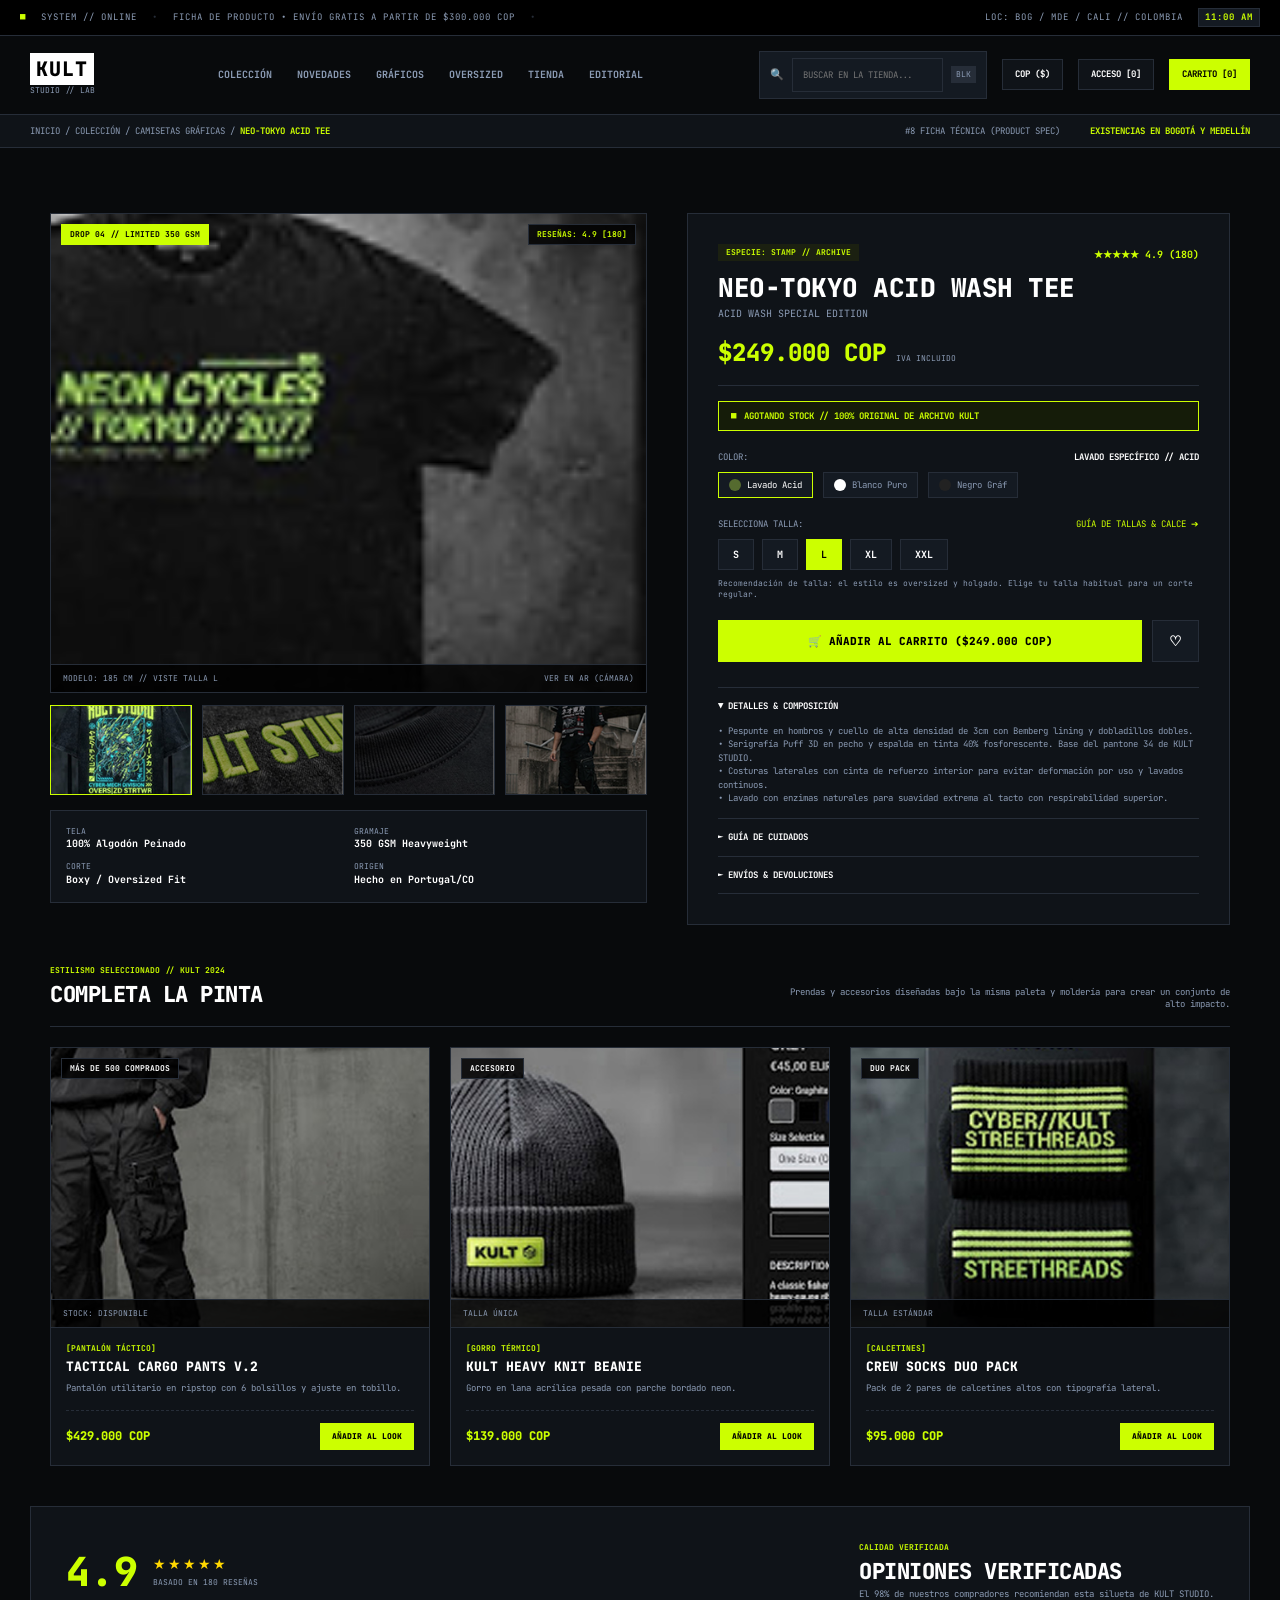
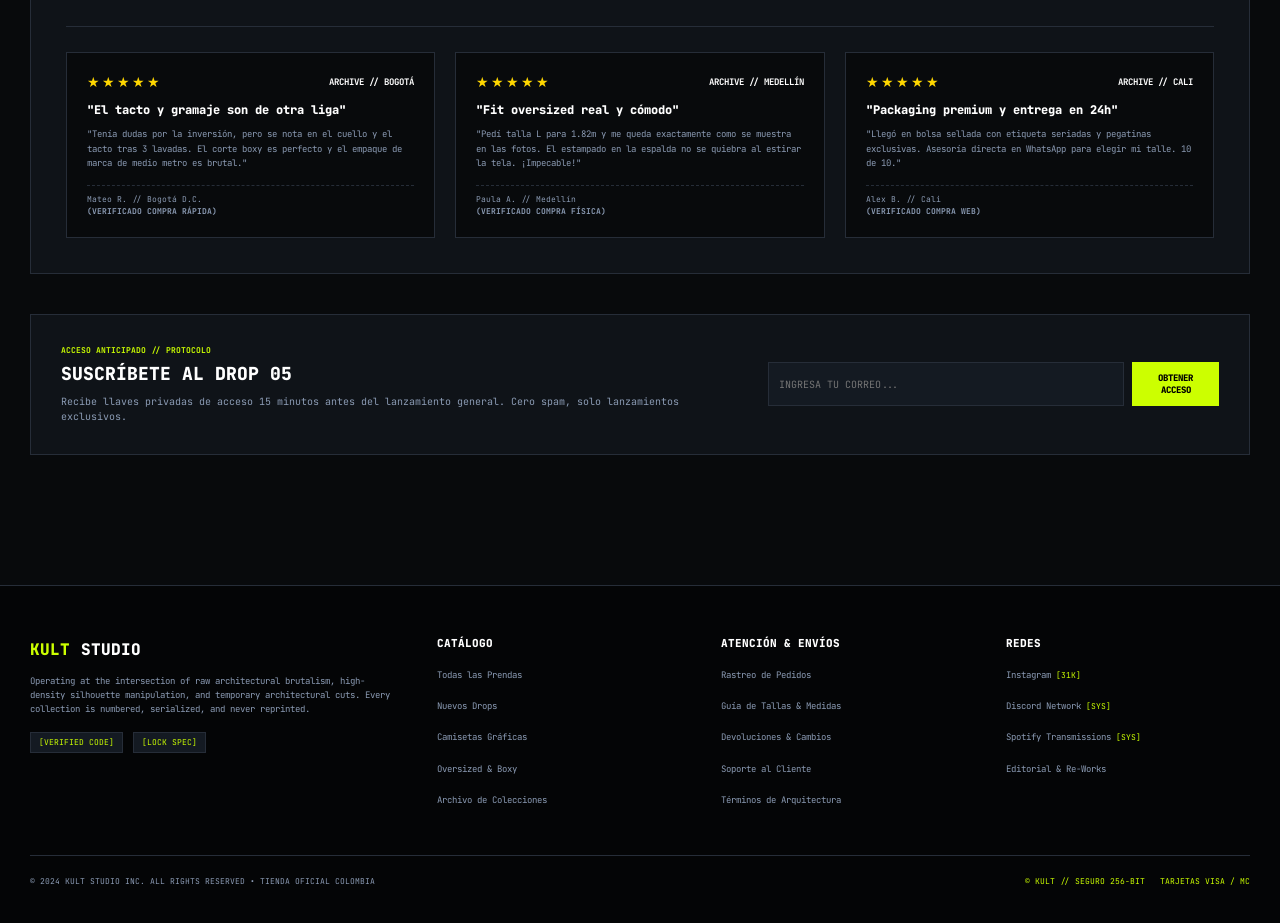
<file: producto.html>
<!DOCTYPE html>
<html lang="es">
<head>
  <meta charset="UTF-8">
  <meta name="viewport" content="width=device-width, initial-scale=1.0">
  <title>Neo-Tokyo Heavyweight Tee // Ficha de Producto - KULT STUDIO</title>
  <link rel="preconnect" href="https://fonts.googleapis.com">
  <link rel="preconnect" href="https://fonts.gstatic.com" crossorigin>
  <link href="https://fonts.googleapis.com/css2?family=JetBrains+Mono:wght@400;600;700;800&display=swap" rel="stylesheet">
  <link rel="stylesheet" href="css/estilos.css">
</head>
<body>

  <!-- BARRA MARQUEE SUPERIOR -->
  <div class="top-bar">
    <span class="status-dot">■</span>
    <span>SYSTEM // ONLINE</span>
    <span class="bar-separator">•</span>
    <span>FICHA DE PRODUCTO • ENVÍO GRATIS A PARTIR DE $300.000 COP</span>
    <span class="bar-separator">•</span>
    <span class="status-right">LOC: BOG / MDE / CALI // COLOMBIA</span>
    <span class="time-tag">11:00 AM</span>
  </div>

  <!-- HEADER PRINCIPAL -->
  <header class="main-header">
    <div class="logo">
      <span class="brand">KULT</span>
      <span class="sub-brand">STUDIO // LAB</span>
    </div>
    <nav class="nav-links">
      <a href="index.html">COLECCIÓN</a>
      <a href="novedades.html">NOVEDADES</a>
      <a href="graficas.html">GRÁFICOS</a>
      <a href="oversized.html">OVERSIZED</a>
      <a href="tienda.html">TIENDA</a>
      <a href="editorial.html">EDITORIAL</a>
    </nav>
    <div class="header-actions">
      <div class="search-box">
        <span class="search-icon">🔍</span>
        <input type="text" placeholder="BUSCAR EN LA TIENDA..." class="search-input">
        <span class="search-kbd">BLK</span>
      </div>
      <a href="login.html" class="btn-account">COP ($)</a>
      <a href="#" class="btn-account">ACCESO [0]</a>
      <a href="#" class="btn-cart">ORDEN [0]</a>
    </div>
  </header>

  <!-- BREADCRUMB & METRICAS -->
  <div class="breadcrumb-bar">
    <div class="breadcrumb-links">
      <a href="index.html">INICIO</a> / <a href="#">COLECCIÓN</a> / <a href="#">CAMISETAS GRÁFICAS</a> / <span class="active-crumb">NEO-TOKYO ACID TEE</span>
    </div>
    <div class="status-metrics">
      <span>#8 FICHA TÉCNICA (PRODUCT SPEC)</span>
      <span class="status-active">EXISTENCIAS EN BOGOTÁ Y MEDELLÍN</span>
    </div>
  </div>

  <main class="page-content">

    <!-- SECCIÓN 1: DETALLE DE FICHA DE PRODUCTO -->
    <section class="section-container product-detail-section">
      <div class="prod-detail-grid">
        
        <!-- COLUMNA IZQUIERDA: GALERÍA DE IMÁGENES -->
        <div class="prod-gallery-col">
          <div class="prod-main-img-wrap">
            <span class="card-badge highlight-badge">DROP 04 // LIMITED 350 GSM</span>
            <span class="badge-stock-right">RESEÑAS: 4.9 [180]</span>
            <img src="img/prod-main.jpg" alt="Neo-Tokyo Heavyweight Tee">
            <div class="card-overlay-bottom">
              <span>MODELO: 185 CM // VISTE TALLA L</span>
              <span>VER EN AR (CÁMARA)</span>
            </div>
          </div>

          <!-- Miniaturas de galería -->
          <div class="prod-thumbs-row">
            <div class="thumb-box active-thumb">
              <img src="img/prod-thumb-1.jpg" alt="Vista frontal">
            </div>
            <div class="thumb-box">
              <img src="img/prod-thumb-2.jpg" alt="Detalle textura">
            </div>
            <div class="thumb-box">
              <img src="img/prod-thumb-3.jpg" alt="Cuello reforzado">
            </div>
            <div class="thumb-box">
              <img src="img/prod-thumb-4.jpg" alt="Modelo completo">
            </div>
          </div>

          <!-- Características técnicas rápidas -->
          <div class="prod-specs-bar">
            <div class="ps-item">
              <span class="ps-label">TELA</span>
              <span class="ps-val">100% Algodón Peinado</span>
            </div>
            <div class="ps-item">
              <span class="ps-label">GRAMAJE</span>
              <span class="ps-val">350 GSM Heavyweight</span>
            </div>
            <div class="ps-item">
              <span class="ps-label">CORTE</span>
              <span class="ps-val">Boxy / Oversized Fit</span>
            </div>
            <div class="ps-item">
              <span class="ps-label">ORIGEN</span>
              <span class="ps-val">Hecho en Portugal/CO</span>
            </div>
          </div>
        </div>

        <!-- COLUMNA DERECHA: PANEL DE COMPRA Y OPCIONES -->
        <div class="prod-purchase-col">
          <div class="pp-header">
            <span class="tag-label">ESPECIE: STAMP // ARCHIVE</span>
            <span class="rating-stars">★★★★★ 4.9 (180)</span>
          </div>
          
          <h1 class="prod-title-main">NEO-TOKYO HEAVYWEIGHT TEE</h1>
          <p class="prod-subtitle-code">ACID WASH SPECIAL EDITION</p>

          <div class="prod-price-box">
            <span class="big-price">$249.000 COP</span>
            <span class="tax-note">IVA INCLUIDO</span>
          </div>

          <div class="stock-alert-pill">
            <span class="sa-dot">■</span>
            <span>AGOTANDO STOCK // 100% ORIGINAL DE ARCHIVO KULT</span>
          </div>

          <!-- Selector de Color -->
          <div class="option-group">
            <div class="option-label-row">
              <span>COLOR:</span>
              <span class="selected-val">LAVADO ESPECÍFICO // ACID</span>
            </div>
            <div class="color-options-row">
              <label class="color-opt active-color">
                <input type="radio" name="color" checked>
                <span class="c-box-preview c-acid"></span>
                <span>Lavado Acid</span>
              </label>
              <label class="color-opt">
                <input type="radio" name="color">
                <span class="c-box-preview c-white"></span>
                <span>Blanco Puro</span>
              </label>
              <label class="color-opt">
                <input type="radio" name="color">
                <span class="c-box-preview c-black"></span>
                <span>Negro Gráf</span>
              </label>
            </div>
          </div>

          <!-- Selector de Talla -->
          <div class="option-group">
            <div class="option-label-row">
              <span>SELECCIONA TALLA:</span>
              <a href="#" class="size-guide-link">GUÍA DE TALLAS & CALCE ➔</a>
            </div>
            <div class="sizes-options-row">
              <button class="size-btn">S</button>
              <button class="size-btn">M</button>
              <button class="size-btn active-size">L</button>
              <button class="size-btn">XL</button>
              <button class="size-btn">XXL</button>
            </div>
            <p class="fit-advisory">
              Recomendación de talla: el estilo es oversized y holgado. Elige tu talla habitual para un corte regular.
            </p>
          </div>

          <!-- Botón de Compra -->
          <div class="buy-action-box">
            <button class="btn-primary btn-add-cart">
              🛒 AÑADIR AL CARRITO ($249.000 COP)
            </button>
            <button class="btn-secondary btn-wishlist">♡</button>
          </div>

          <!-- Acordeones de información -->
          <div class="accordion-specs-list">
            <div class="acc-item">
              <div class="acc-header">
                <span>▼ DETALLES & COMPOSICIÓN</span>
              </div>
              <div class="acc-body">
                • Pespunte en hombros y cuello de alta densidad de 3cm con Bemberg lining y dobladillos dobles.<br>
                • Serigrafía Puff 3D en pecho y espalda en tinta 40% fosforescente. Base del pantone 34 de KULT STUDIO.<br>
                • Costuras laterales con cinta de refuerzo interior para evitar deformación por uso y lavados continuos.<br>
                • Lavado con enzimas naturales para suavidad extrema al tacto con respirabilidad superior.
              </div>
            </div>

            <div class="acc-item">
              <div class="acc-header">
                <span>► GUÍA DE CUIDADOS</span>
              </div>
            </div>

            <div class="acc-item">
              <div class="acc-header">
                <span>► ENVÍOS & DEVOLUCIONES</span>
              </div>
            </div>
          </div>

        </div>

      </div>
    </section>

    <!-- SECCIÓN 2: COMPLETÁ LA PINTA (CROSS-SELLING) -->
    <section class="section-container">
      <div class="section-header-flex">
        <div>
          <span class="section-tag">ESTILISMO SELECCIONADO // KULT 2024</span>
          <h2 class="section-title-large">COMPLETA LA PINTA</h2>
        </div>
        <p class="section-header-desc">
          Prendas y accesorios diseñadas bajo la misma paleta y moldería para crear un conjunto de alto impacto.
        </p>
      </div>

      <div class="cross-selling-grid">
        
        <!-- Cross 1 -->
        <article class="product-card">
          <div class="card-img-wrap">
            <span class="card-badge">MÁS DE 500 COMPRADOS</span>
            <img src="img/cross-1.jpg" alt="Tactical Cargo Pants">
            <div class="card-overlay-bottom">
              <span>STOCK: DISPONIBLE</span>
            </div>
          </div>
          <div class="card-info-box">
            <span class="prod-code">[PANTALÓN TÁCTICO]</span>
            <h3 class="prod-title">TACTICAL CARGO PANTS V.2</h3>
            <p class="prod-desc">Pantalón utilitario en ripstop con 6 bolsillos y ajuste en tobillo.</p>
            <div class="prod-price-row">
              <span class="price">$429.000 COP</span>
              <a href="#" class="btn-primary">AÑADIR AL LOOK</a>
            </div>
          </div>
        </article>

        <!-- Cross 2 -->
        <article class="product-card">
          <div class="card-img-wrap">
            <span class="card-badge">ACCESORIO</span>
            <img src="img/cross-2.jpg" alt="Kult Heavy Knit Beanie">
            <div class="card-overlay-bottom">
              <span>TALLA ÚNICA</span>
            </div>
          </div>
          <div class="card-info-box">
            <span class="prod-code">[GORRO TÉRMICO]</span>
            <h3 class="prod-title">KULT HEAVY KNIT BEANIE</h3>
            <p class="prod-desc">Gorro en lana acrílica pesada con parche bordado neon.</p>
            <div class="prod-price-row">
              <span class="price">$139.000 COP</span>
              <a href="#" class="btn-primary">AÑADIR AL LOOK</a>
            </div>
          </div>
        </article>

        <!-- Cross 3 -->
        <article class="product-card">
          <div class="card-img-wrap">
            <span class="card-badge">DUO PACK</span>
            <img src="img/cross-3.jpg" alt="Crew Socks Duo Pack">
            <div class="card-overlay-bottom">
              <span>TALLA ESTÁNDAR</span>
            </div>
          </div>
          <div class="card-info-box">
            <span class="prod-code">[CALCETINES]</span>
            <h3 class="prod-title">CREW SOCKS DUO PACK</h3>
            <p class="prod-desc">Pack de 2 pares de calcetines altos con tipografía lateral.</p>
            <div class="prod-price-row">
              <span class="price">$95.000 COP</span>
              <a href="#" class="btn-primary">AÑADIR AL LOOK</a>
            </div>
          </div>
        </article>

      </div>
    </section>

    <!-- SECCIÓN 3: OPINIONES VERIFICADAS -->
    <section class="section-container reviews-section">
      <div class="reviews-header-grid">
        <div class="rh-left">
          <div class="rating-big-box">
            <span class="rb-score">4.9</span>
            <div class="rb-stars-col">
              <span class="stars-gold">★★★★★</span>
              <span class="rb-count">BASADO EN 180 RESEÑAS</span>
            </div>
          </div>
        </div>
        <div class="rh-right">
          <span class="section-tag">CALIDAD VERIFICADA</span>
          <h2 class="section-title-large">OPINIONES VERIFICADAS</h2>
          <p class="section-header-desc">El 98% de nuestros compradores recomiendan esta silueta de KULT STUDIO.</p>
        </div>
      </div>

      <!-- Tarjetas de Testimonios -->
      <div class="testimonials-grid-3">
        
        <div class="testimonial-card">
          <div class="testi-top">
            <span class="stars-gold">★★★★★</span>
            <span class="testi-user">ARCHIVE // BOGOTÁ</span>
          </div>
          <h3 class="testi-title">"El tacto y gramaje son de otra liga"</h3>
          <p class="testi-text">
            "Tenía dudas por la inversión, pero se nota en el cuello y el tacto tras 3 lavadas. El corte boxy es perfecto y el empaque de marca de medio metro es brutal."
          </p>
          <span class="testi-author-info">Mateo R. // Bogotá D.C.<br><strong>(VERIFICADO COMPRA RÁPIDA)</strong></span>
        </div>

        <div class="testimonial-card">
          <div class="testi-top">
            <span class="stars-gold">★★★★★</span>
            <span class="testi-user">ARCHIVE // MEDELLÍN</span>
          </div>
          <h3 class="testi-title">"Fit oversized real y cómodo"</h3>
          <p class="testi-text">
            "Pedí talla L para 1.82m y me queda exactamente como se muestra en las fotos. El estampado en la espalda no se quiebra al estirar la tela. ¡Impecable!"
          </p>
          <span class="testi-author-info">Paula A. // Medellín<br><strong>(VERIFICADO COMPRA FÍSICA)</strong></span>
        </div>

        <div class="testimonial-card">
          <div class="testi-top">
            <span class="stars-gold">★★★★★</span>
            <span class="testi-user">ARCHIVE // CALI</span>
          </div>
          <h3 class="testi-title">"Packaging premium y entrega en 24h"</h3>
          <p class="testi-text">
            "Llegó en bolsa sellada con etiqueta seriadas y pegatinas exclusivas. Asesoría directa en WhatsApp para elegir mi talle. 10 de 10."
          </p>
          <span class="testi-author-info">Alex B. // Cali<br><strong>(VERIFICADO COMPRA WEB)</strong></span>
        </div>

      </div>
    </section>

    <!-- SECCIÓN 4: SUSCRÍBETE AL DROP 05 -->
    <section class="section-container newsletter-banner">
      <div class="news-banner-content">
        <div class="news-banner-info">
          <span class="section-tag">ACCESO ANTICIPADO // PROTOCOLO</span>
          <h2 class="news-banner-title">SUSCRÍBETE AL DROP 05</h2>
          <p class="news-banner-text">Recibe llaves privadas de acceso 15 minutos antes del lanzamiento general. Cero spam, solo lanzamientos exclusivos.</p>
        </div>
        <form class="news-banner-form" onsubmit="event.preventDefault();">
          <input type="email" placeholder="INGRESA TU CORREO..." class="news-input" required>
          <button type="submit" class="btn-primary news-btn">OBTENER ACCESO</button>
        </form>
      </div>
    </section>

  </main>

  <!-- SECCIÓN 5: FOOTER EXTENSO DE 4 COLUMNAS -->
  <footer class="site-footer">
    <div class="footer-columns-container">
      
      <div class="footer-col-main">
        <div class="footer-brand">
          <span class="brand-bold">KULT</span> <span class="brand-sub">STUDIO</span>
        </div>
        <p class="footer-brand-desc">
          Operating at the intersection of raw architectural brutalism, high-density silhouette manipulation, and temporary architectural cuts. Every collection is numbered, serialized, and never reprinted.
        </p>
        <div class="footer-security-tags">
          <span class="sec-tag">[VERIFIED CODE]</span>
          <span class="sec-tag">[LOCK SPEC]</span>
        </div>
      </div>

      <div class="footer-col-links">
        <h4 class="footer-link-title">CATÁLOGO</h4>
        <ul>
          <li><a href="#">Todas las Prendas</a></li>
          <li><a href="#">Nuevos Drops</a></li>
          <li><a href="#">Camisetas Gráficas</a></li>
          <li><a href="#">Oversized & Boxy</a></li>
          <li><a href="#">Archivo de Colecciones</a></li>
        </ul>
      </div>

      <div class="footer-col-links">
        <h4 class="footer-link-title">ATENCIÓN & ENVÍOS</h4>
        <ul>
          <li><a href="#">Rastreo de Pedidos</a></li>
          <li><a href="#">Guía de Tallas & Medidas</a></li>
          <li><a href="#">Devoluciones & Cambios</a></li>
          <li><a href="#">Soporte al Cliente</a></li>
          <li><a href="#">Términos de Arquitectura</a></li>
        </ul>
      </div>

      <div class="footer-col-links">
        <h4 class="footer-link-title">REDES</h4>
        <ul>
          <li><a href="#">Instagram <span class="net-tag">[31K]</span></a></li>
          <li><a href="#">Discord Network <span class="net-tag">[SYS]</span></a></li>
          <li><a href="#">Spotify Transmissions <span class="net-tag">[SYS]</span></a></li>
          <li><a href="#">Editorial & Re-Works</a></li>
        </ul>
      </div>

    </div>

    <div class="footer-bottom-bar">
      <div>© 2024 KULT STUDIO INC. ALL RIGHTS RESERVED • TIENDA OFICIAL COLOMBIA</div>
      <div class="footer-bottom-status">
        <span class="status-crypt">© KULT // SEGURO 256-BIT</span>
        <a href="#" class="status-link">TARJETAS VISA / MC</a>
      </div>
    </div>
  </footer>
  <script src="js/main.js"></script>
</body>
</html>
</file>
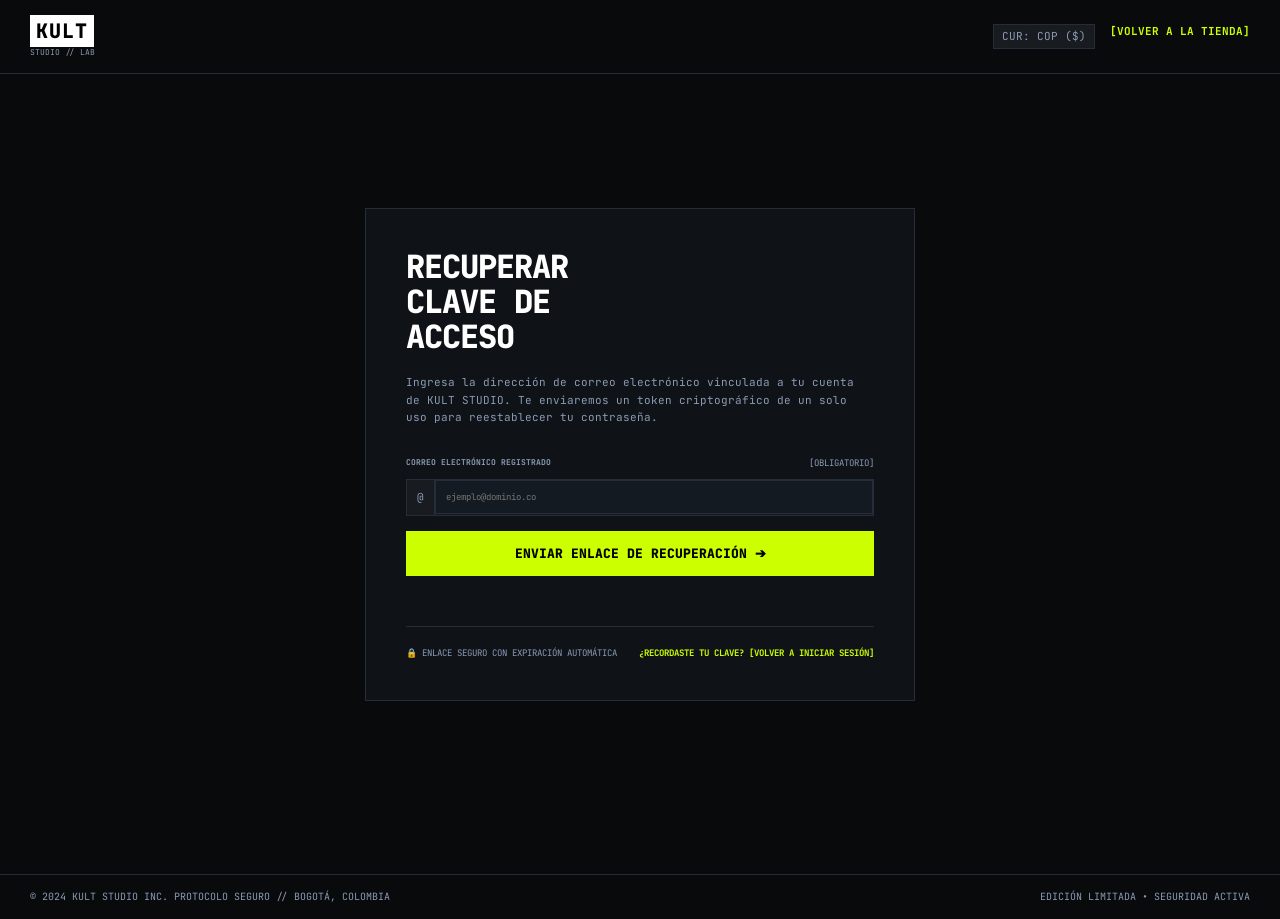
<file: recuperar.html>
<!DOCTYPE html>
<html lang="es">
<head>
  <meta charset="UTF-8">
  <meta name="viewport" content="width=device-width, initial-scale=1.0">
  <title>Recuperar Clave - KULT STUDIO</title>
  <link rel="preconnect" href="https://fonts.googleapis.com">
  <link rel="preconnect" href="https://fonts.gstatic.com" crossorigin>
  <link href="https://fonts.googleapis.com/css2?family=JetBrains+Mono:wght@400;600;700;800&display=swap" rel="stylesheet">
  <link rel="stylesheet" href="css/estilos.css">
</head>
<body>

  <!-- BARRA SUPERIOR / HEADER -->
  <header class="top-nav">
    <div class="logo">
      <span class="brand">KULT</span>
      <span class="sub-brand">STUDIO // LAB</span>
    </div>
    <div class="nav-right">
      <span class="badge">CUR: COP ($)</span>
      <a href="index.html" class="link-back">[VOLVER A LA TIENDA]</a>
    </div>
  </header>

  <!-- CONTENEDOR PRINCIPAL CENTRADO -->
  <main class="recover-container">
    
    <div class="recover-card">
      <h1 class="recover-title">RECUPERAR<br>CLAVE DE<br>ACCESO</h1>
      
      <p class="recover-desc">
        Ingresa la dirección de correo electrónico vinculada a tu cuenta de KULT STUDIO. Te enviaremos un token criptográfico de un solo uso para reestablecer tu contraseña.
      </p>

      <form class="recover-form" onsubmit="event.preventDefault();">
        <div class="form-group">
          <div style="display: flex; justify-content: space-between; margin-bottom: 5px;">
            <label style="margin: 0;">CORREO ELECTRÓNICO REGISTRADO</label>
            <span style="color: var(--text-muted); font-size: 9px;">[OBLIGATORIO]</span>
          </div>
          <div class="input-with-icon">
            <span class="icon">@</span>
            <input type="email" placeholder="ejemplo@dominio.co" required>
          </div>
        </div>

        <button type="submit" class="btn-submit">
          ENVIAR ENLACE DE RECUPERACIÓN ➔
        </button>
      </form>

      <!-- FOOTER DE LA TARJETA -->
      <div class="recover-card-footer">
        <span class="secure-token-text">🔒 ENLACE SEGURO CON EXPIRACIÓN AUTOMÁTICA</span>
        <a href="login.html" class="link-back-login">¿RECORDASTE TU CLAVE? [VOLVER A INICIAR SESIÓN]</a>
      </div>
    </div>

  </main>

  <!-- FOOTER INFERIOR -->
  <footer class="bottom-footer">
    <div>© 2024 KULT STUDIO INC. PROTOCOLO SEGURO // BOGOTÁ, COLOMBIA</div>
    <div>EDICIÓN LIMITADA • SEGURIDAD ACTIVA</div>
  </footer>
  <script src="js/main.js"></script>
</body>
</html>
</file>
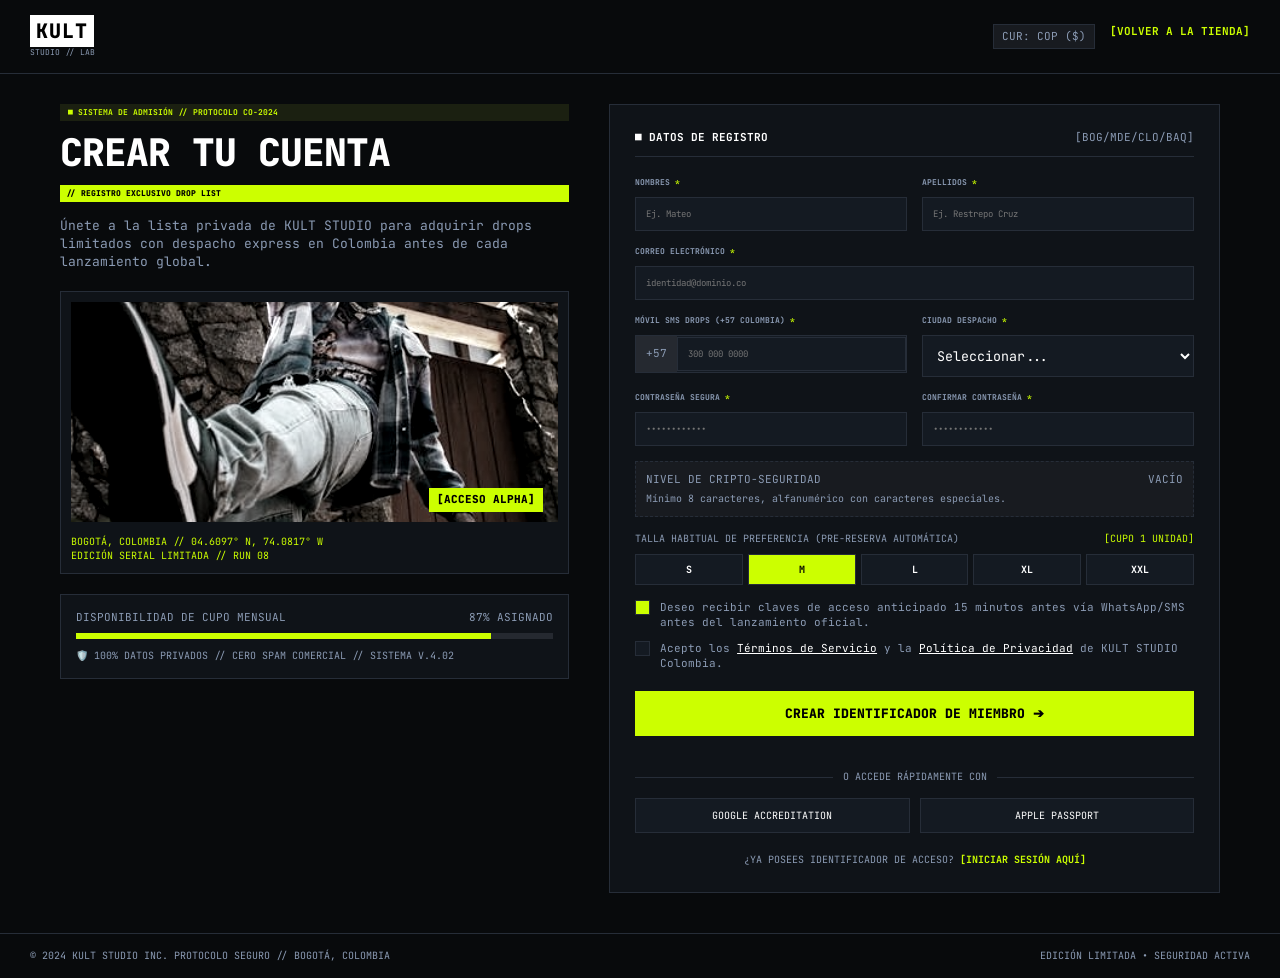
<file: registro.html>
<!DOCTYPE html>
<html lang="es">
<head>
  <meta charset="UTF-8">
  <meta name="viewport" content="width=device-width, initial-scale=1.0">
  <title>Crear tu cuenta - KULT STUDIO</title>
  <!-- Tipografía monospace moderna -->
  <link rel="preconnect" href="https://fonts.googleapis.com">
  <link rel="preconnect" href="https://fonts.gstatic.com" crossorigin>
  <link href="https://fonts.googleapis.com/css2?family=JetBrains+Mono:wght@400;600;700;800&display=swap" rel="stylesheet">
  <link rel="stylesheet" href="css/estilos.css">
</head>
<body>

  <!-- BARRA SUPERIOR / HEADER -->
  <header class="top-nav">
    <div class="logo">
      <span class="brand">KULT</span>
      <span class="sub-brand">STUDIO // LAB</span>
    </div>
    <div class="nav-right">
      <span class="badge">CUR: COP ($)</span>
      <a href="index.html" class="link-back">[VOLVER A LA TIENDA]</a>
    </div>
  </header>

  <!-- CONTENEDOR PRINCIPAL (2 COLUMNAS) -->
  <main class="container">
    
    <!-- COLUMNA IZQUIERDA: INFORMACIÓN Y PREVIEW -->
    <section class="info-column">
      <div class="tag-label">■ SISTEMA DE ADMISIÓN // PROTOCOLO CO-2024</div>
      <h1 class="main-title">CREAR TU CUENTA</h1>
      <div class="tag-highlight">// REGISTRO EXCLUSIVO DROP LIST</div>
      <p class="description">
        Únete a la lista privada de KULT STUDIO para adquirir drops limitados con despacho express en Colombia antes de cada lanzamiento global.
      </p>

      <!-- TARJETA DE IMAGEN Y ACCESO -->
      <div class="preview-card">
        <div class="img-wrapper">
          <img src="img/hero-register.jpg" alt="KULT Drop Edition" class="hero-img">
          <span class="access-badge">[ACCESO ALPHA]</span>
        </div>
        <div class="location-tag">
          BOGOTÁ, COLOMBIA // 04.6097° N, 74.0817° W<br>
          EDICIÓN SERIAL LIMITADA // RUN 08
        </div>
      </div>

      <!-- BARRA DE DISPONIBILIDAD -->
      <div class="status-card">
        <div class="status-header">
          <span>DISPONIBILIDAD DE CUPO MENSUAL</span>
          <span class="percent">87% ASIGNADO</span>
        </div>
        <div class="progress-bar">
          <div class="progress-fill" style="width: 87%;"></div>
        </div>
        <div class="security-text">
          🛡️ 100% DATOS PRIVADOS // CERO SPAM COMERCIAL // SISTEMA V.4.02
        </div>
      </div>
    </section>

    <!-- COLUMNA DERECHA: FORMULARIO DE REGISTRO -->
    <section class="form-column">
      <div class="form-header">
        <span class="form-title">■ DATOS DE REGISTRO</span>
        <span class="form-sub">[BOG/MDE/CLO/BAQ]</span>
      </div>

      <form class="register-form">
        <!-- NOMBRES Y APELLIDOS -->
        <div class="form-row">
          <div class="form-group">
            <label>NOMBRES <span class="req">*</span></label>
            <input type="text" placeholder="Ej. Mateo" required>
          </div>
          <div class="form-group">
            <label>APELLIDOS <span class="req">*</span></label>
            <input type="text" placeholder="Ej. Restrepo Cruz" required>
          </div>
        </div>

        <!-- CORREO -->
        <div class="form-group">
          <label>CORREO ELECTRÓNICO <span class="req">*</span></label>
          <input type="email" placeholder="identidad@dominio.co" required>
        </div>

        <!-- MÓVIL Y CIUDAD -->
        <div class="form-row">
          <div class="form-group">
            <label>MÓVIL SMS DROPS (+57 COLOMBIA) <span class="req">*</span></label>
            <div class="phone-input">
              <span class="prefix">+57</span>
              <input type="tel" placeholder="300 000 0000" required>
            </div>
          </div>
          <div class="form-group">
            <label>CIUDAD DESPACHO <span class="req">*</span></label>
            <select required>
              <option value="" disabled selected>Seleccionar...</option>
              <option value="bogota">Bogotá</option>
              <option value="medellin">Medellín</option>
              <option value="cali">Cali</option>
              <option value="barranquilla">Barranquilla</option>
            </select>
          </div>
        </div>

        <!-- CONTRASEÑAS -->
        <div class="form-row">
          <div class="form-group">
            <label>CONTRASEÑA SEGURA <span class="req">*</span></label>
            <input type="password" placeholder="••••••••••••" required>
          </div>
          <div class="form-group">
            <label>CONFIRMAR CONTRASEÑA <span class="req">*</span></label>
            <input type="password" placeholder="••••••••••••" required>
          </div>
        </div>

        <!-- NIVEL DE CRIPTO-SEGURIDAD -->
        <div class="crypto-box">
          <div class="crypto-header">
            <span>NIVEL DE CRIPTO-SEGURIDAD</span>
            <span class="crypto-status">VACÍO</span>
          </div>
          <p class="crypto-hint">Mínimo 8 caracteres, alfanumérico con caracteres especiales.</p>
        </div>

        <!-- SELECCIÓN DE TALLA -->
        <div class="size-section">
          <div class="size-header">
            <span>TALLA HABITUAL DE PREFERENCIA (PRE-RESERVA AUTOMÁTICA)</span>
            <span class="size-cupo">[CUPO 1 UNIDAD]</span>
          </div>
          <div class="size-options">
            <button type="button" class="size-btn">S</button>
            <button type="button" class="size-btn active">M</button>
            <button type="button" class="size-btn">L</button>
            <button type="button" class="size-btn">XL</button>
            <button type="button" class="size-btn">XXL</button>
          </div>
        </div>

        <!-- CHECKBOXES -->
        <div class="checkbox-group">
          <label class="custom-checkbox">
            <input type="checkbox" checked>
            <span class="checkmark"></span>
            Deseo recibir claves de acceso anticipado 15 minutos antes vía WhatsApp/SMS antes del lanzamiento oficial.
          </label>
          <label class="custom-checkbox">
            <input type="checkbox" required>
            <span class="checkmark"></span>
            Acepto los <a href="#">Términos de Servicio</a> y la <a href="#">Política de Privacidad</a> de KULT STUDIO Colombia.
          </label>
        </div>

        <!-- BOTÓN PRINCIPAL -->
        <button type="submit" class="btn-submit">
          CREAR IDENTIFICADOR DE MIEMBRO ➔
        </button>

        <!-- SEPARADOR -->
        <div class="divider">
          <span>O ACCEDE RÁPIDAMENTE CON</span>
        </div>

        <!-- SOCIAL LOGIN -->
        <div class="social-row">
          <button type="button" class="btn-social">GOOGLE ACCREDITATION</button>
          <button type="button" class="btn-social">APPLE PASSPORT</button>
        </div>

        <!-- FOOTER FORM -->
        <div class="form-footer">
          ¿YA POSEES IDENTIFICADOR DE ACCESO? <a href="#" class="link-login">[INICIAR SESIÓN AQUÍ]</a>
        </div>
      </form>
    </section>

  </main>

  <!-- FOOTER INFERIOR -->
  <footer class="bottom-footer">
    <div>© 2024 KULT STUDIO INC. PROTOCOLO SEGURO // BOGOTÁ, COLOMBIA</div>
    <div>EDICIÓN LIMITADA • SEGURIDAD ACTIVA</div>
  </footer>
  <script src="js/main.js"></script>
</body>
</html>
</file>
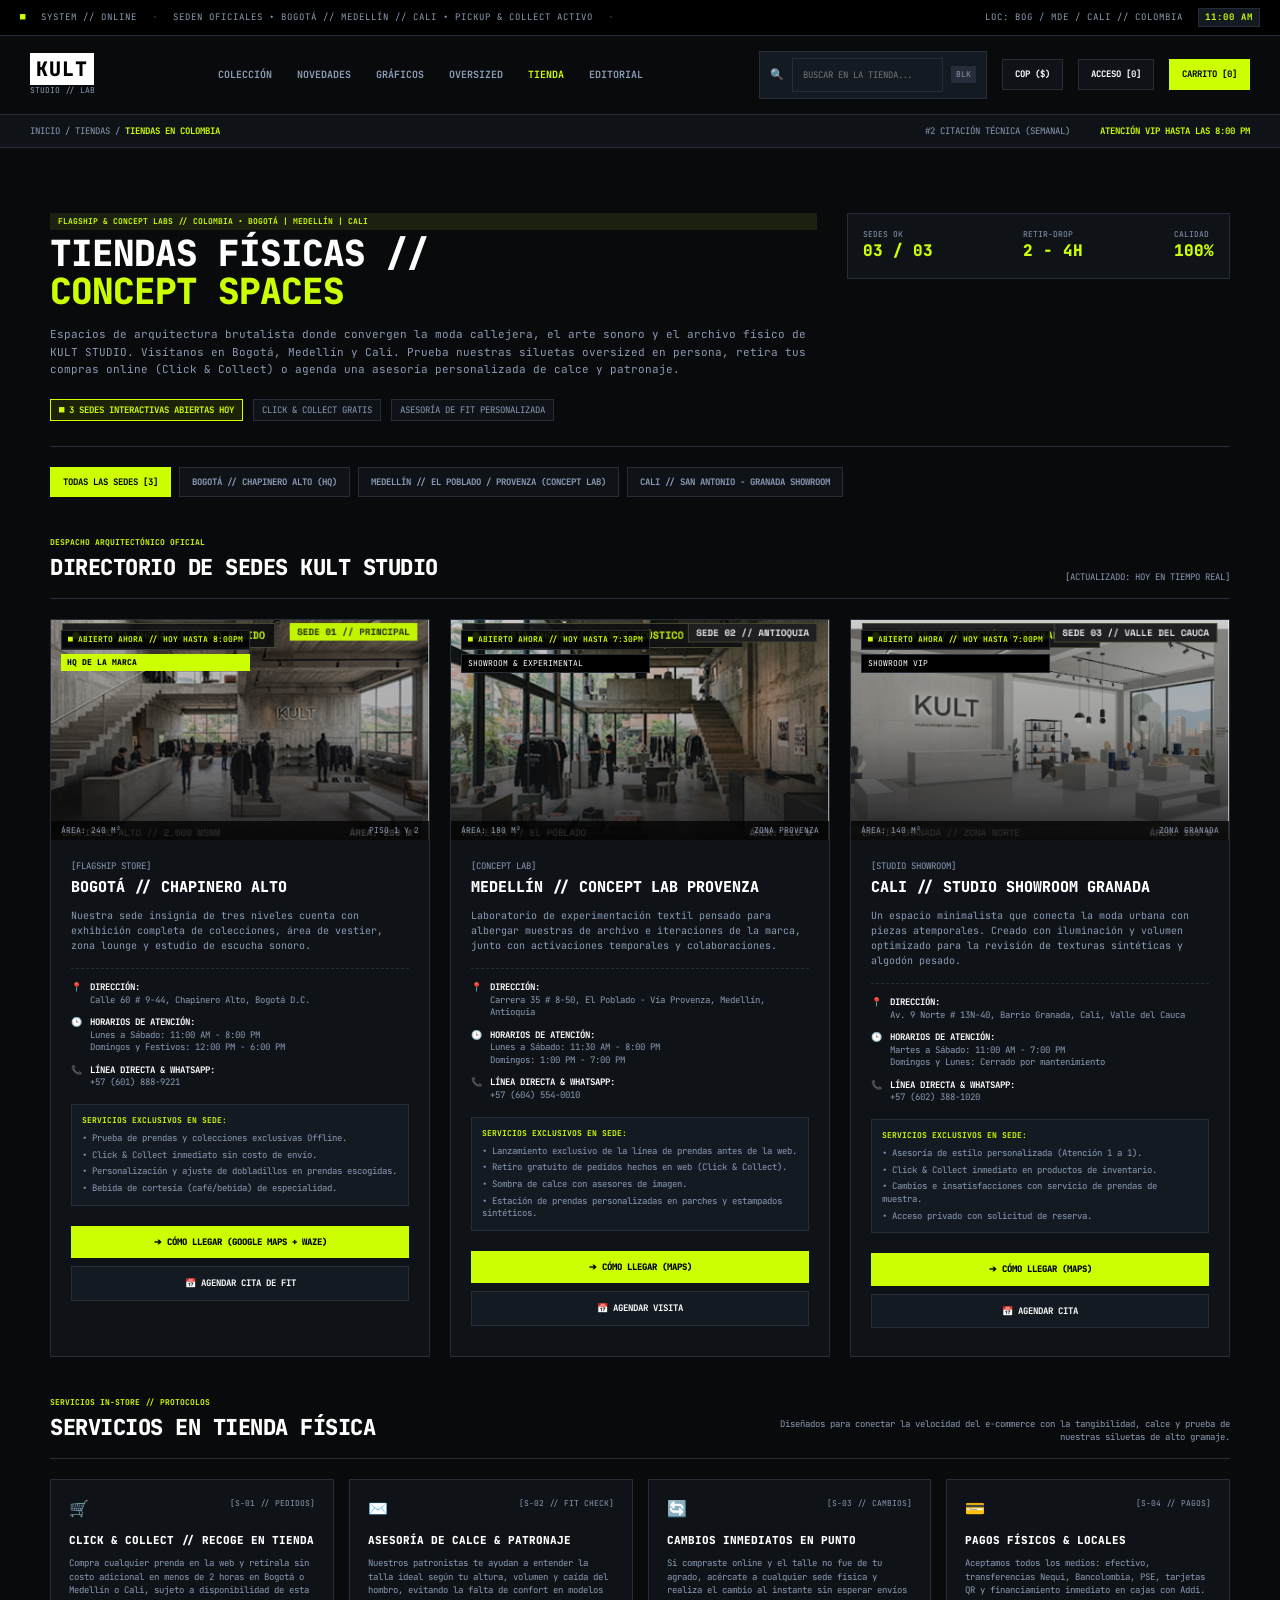
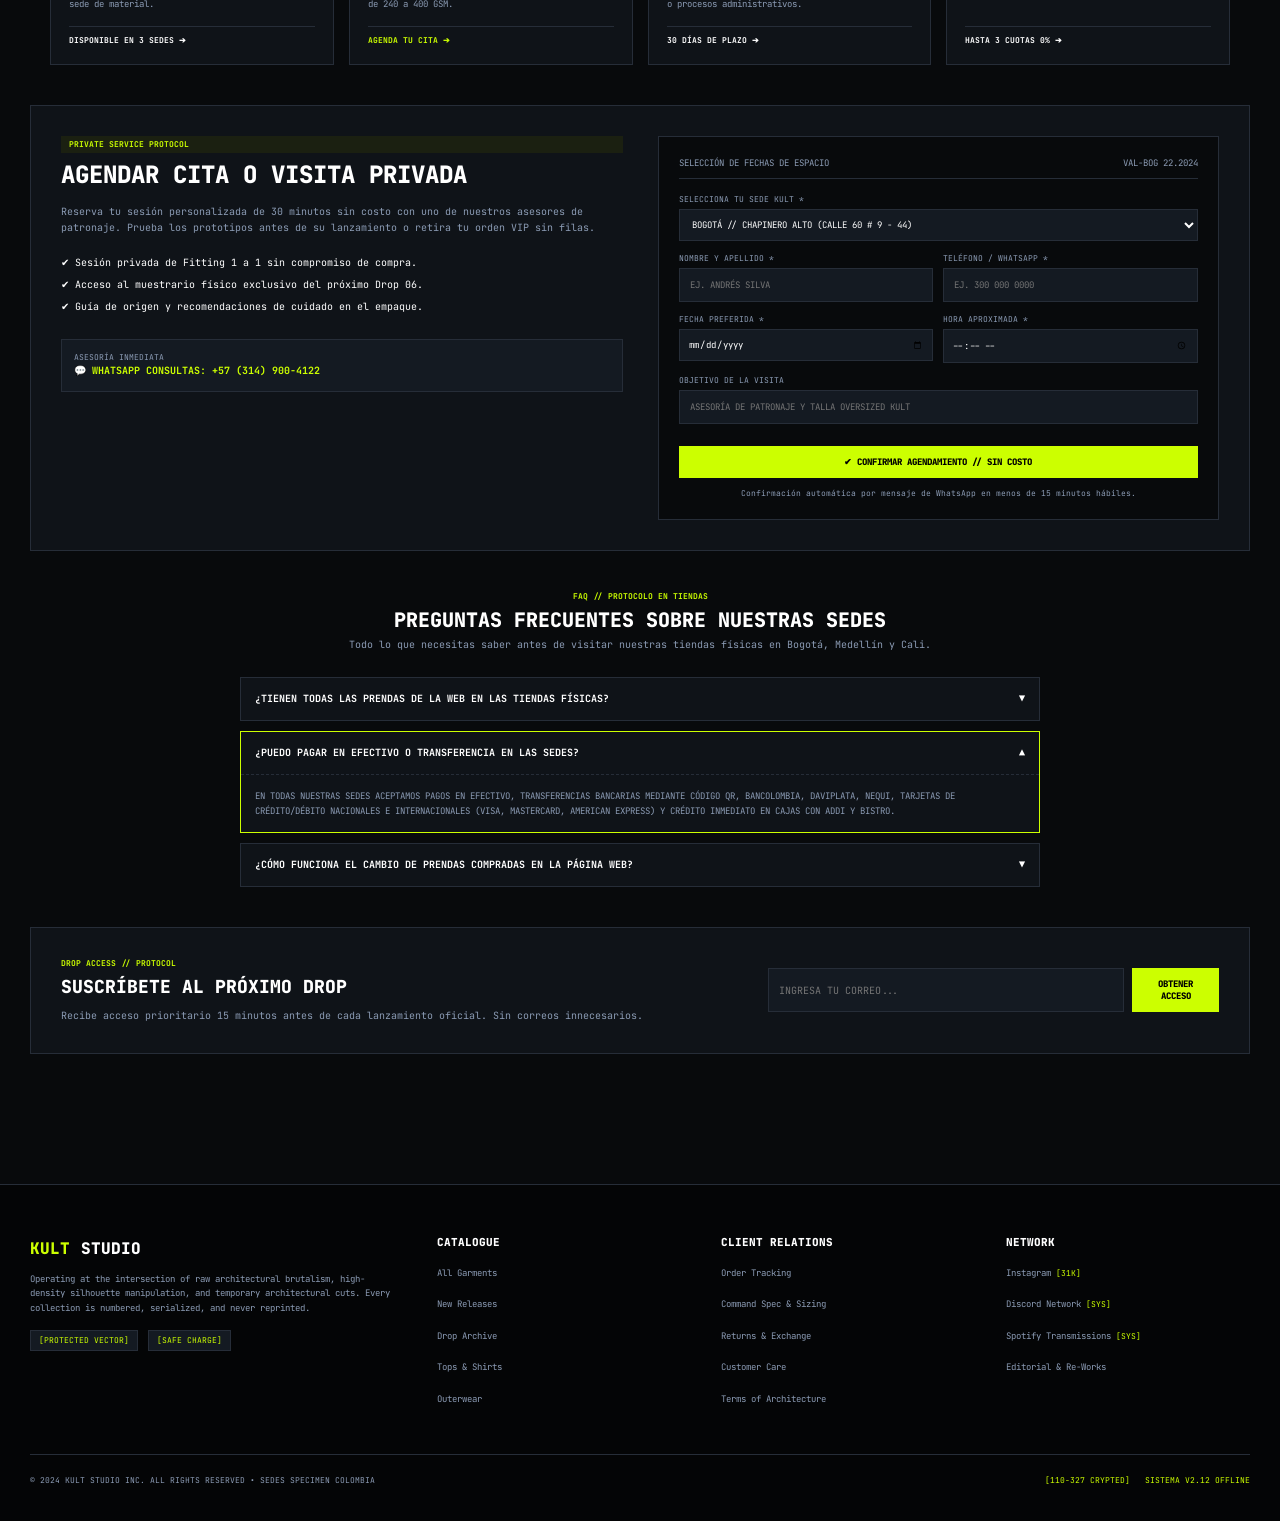
<file: tienda.html>
<!DOCTYPE html>
<html lang="es">
<head>
  <meta charset="UTF-8">
  <meta name="viewport" content="width=device-width, initial-scale=1.0">
  <title>Tiendas Físicas // Concept Spaces - KULT STUDIO</title>
  <link rel="preconnect" href="https://fonts.googleapis.com">
  <link rel="preconnect" href="https://fonts.gstatic.com" crossorigin>
  <link href="https://fonts.googleapis.com/css2?family=JetBrains+Mono:wght@400;600;700;800&display=swap" rel="stylesheet">
  <link rel="stylesheet" href="css/estilos.css">
</head>
<body>

  <!-- BARRA MARQUEE SUPERIOR -->
  <div class="top-bar">
    <span class="status-dot">■</span>
    <span>SYSTEM // ONLINE</span>
    <span class="bar-separator">•</span>
    <span>SEDEN OFICIALES • BOGOTÁ // MEDELLÍN // CALI • PICKUP & COLLECT ACTIVO</span>
    <span class="bar-separator">•</span>
    <span class="status-right">LOC: BOG / MDE / CALI // COLOMBIA</span>
    <span class="time-tag">11:00 AM</span>
  </div>

  <!-- HEADER PRINCIPAL -->
  <header class="main-header">
    <div class="logo">
      <span class="brand">KULT</span>
      <span class="sub-brand">STUDIO // LAB</span>
    </div>
    <nav class="nav-links">
      <a href="index.html">COLECCIÓN</a>
      <a href="#">NOVEDADES</a>
      <a href="#">GRÁFICOS</a>
      <a href="#">OVERSIZED</a>
      <a href="tienda.html" class="active">TIENDA</a>
      <a href="#">EDITORIAL</a>
    </nav>
    <div class="header-actions">
      <div class="search-box">
        <span class="search-icon">🔍</span>
        <input type="text" placeholder="BUSCAR EN LA TIENDA..." class="search-input">
        <span class="search-kbd">BLK</span>
      </div>
      <a href="login.html" class="btn-account">COP ($)</a>
      <a href="#" class="btn-account">ACCESO [0]</a>
      <a href="#" class="btn-cart">ORDEN [0]</a>
    </div>
  </header>

  <!-- BREADCRUMB & METRICAS -->
  <div class="breadcrumb-bar">
    <div class="breadcrumb-links">
      <a href="index.html">INICIO</a> / <a href="#">TIENDAS</a> / <span class="active-crumb">TIENDAS EN COLOMBIA</span>
    </div>
    <div class="status-metrics">
      <span>#2 CITACIÓN TÉCNICA (SEMANAL)</span>
      <span class="status-active">ATENCIÓN VIP HASTA LAS 8:00 PM</span>
    </div>
  </div>

  <main class="page-content">

    <!-- SECCIÓN 1: HERO TIENDAS -->
    <section class="section-container hero-stores-section">
      <div class="hero-stores-header">
        <div class="hero-left-col">
          <div class="tag-label">FLAGSHIP & CONCEPT LABS // COLOMBIA • BOGOTÁ | MEDELLÍN | CALI</div>
          <h1 class="store-hero-title">
            TIENDAS FÍSICAS //<br>
            <span class="highlight">CONCEPT SPACES</span>
          </h1>
          <p class="store-hero-desc">
            Espacios de arquitectura brutalista donde convergen la moda callejera, el arte sonoro y el archivo físico de KULT STUDIO. Visítanos en Bogotá, Medellín y Cali. Prueba nuestras siluetas oversized en persona, retira tus compras online (Click & Collect) o agenda una asesoría personalizada de calce y patronaje.
          </p>
          <div class="hero-badges-row">
            <span class="badge-neon">■ 3 SEDES INTERACTIVAS ABIERTAS HOY</span>
            <span class="badge-dark">CLICK & COLLECT GRATIS</span>
            <span class="badge-dark">ASESORÍA DE FIT PERSONALIZADA</span>
          </div>
        </div>

        <div class="hero-right-col">
          <div class="store-status-box">
            <div class="status-metric">
              <span class="metric-label">SEDES OK</span>
              <span class="metric-value">03 / 03</span>
            </div>
            <div class="status-metric">
              <span class="metric-label">RETIR-DROP</span>
              <span class="metric-value">2 - 4H</span>
            </div>
            <div class="status-metric">
              <span class="metric-label">CALIDAD</span>
              <span class="metric-value">100%</span>
            </div>
          </div>
        </div>
      </div>

      <!-- FILTRO DE SEDES -->
      <div class="city-filter-bar">
        <button class="city-btn active">TODAS LAS SEDES [3]</button>
        <button class="city-btn">BOGOTÁ // CHAPINERO ALTO (HQ)</button>
        <button class="city-btn">MEDELLÍN // EL POBLADO / PROVENZA (CONCEPT LAB)</button>
        <button class="city-btn">CALI // SAN ANTONIO - GRANADA SHOWROOM</button>
      </div>
    </section>

    <!-- SECCIÓN 2: DIRECTORIO DE SEDES (3 TARJETAS EXPLICITAS) -->
    <section class="section-container">
      <div class="section-header-flex">
        <div>
          <span class="section-tag">DESPACHO ARQUITECTÓNICO OFICIAL</span>
          <h2 class="section-title-large">DIRECTORIO DE SEDES KULT STUDIO</h2>
        </div>
        <div class="section-status-tag">[ACTUALIZADO: HOY EN TIEMPO REAL]</div>
      </div>

      <div class="stores-grid">

        <!-- TARJETA 1: BOGOTÁ -->
        <article class="store-card">
          <div class="store-card-img-wrap">
            <div class="img-badge-group">
              <span class="tag-status">■ ABIERTO AHORA // HOY HASTA 8:00PM</span>
              <span class="tag-highlight">HQ DE LA MARCA</span>
            </div>
            <img src="img/tienda-bogota.jpg" alt="Bogotá Chapinero Alto">
            <div class="img-overlay-bar">
              <span>ÁREA: 240 M²</span>
              <span>PISO 1 Y 2</span>
            </div>
          </div>
          <div class="store-card-body">
            <span class="store-code">[FLAGSHIP STORE]</span>
            <h3 class="store-name">BOGOTÁ // CHAPINERO ALTO</h3>
            <p class="store-info-text">
              Nuestra sede insignia de tres niveles cuenta con exhibición completa de colecciones, área de vestier, zona lounge y estudio de escucha sonoro.
            </p>

            <div class="store-details-list">
              <div class="detail-item">
                <span class="detail-icon">📍</span>
                <div>
                  <strong>DIRECCIÓN:</strong><br>
                  Calle 60 # 9-44, Chapinero Alto, Bogotá D.C.
                </div>
              </div>
              <div class="detail-item">
                <span class="detail-icon">🕒</span>
                <div>
                  <strong>HORARIOS DE ATENCIÓN:</strong><br>
                  Lunes a Sábado: 11:00 AM - 8:00 PM<br>
                  Domingos y Festivos: 12:00 PM - 6:00 PM
                </div>
              </div>
              <div class="detail-item">
                <span class="detail-icon">📞</span>
                <div>
                  <strong>LÍNEA DIRECTA & WHATSAPP:</strong><br>
                  +57 (601) 888-9221
                </div>
              </div>
            </div>

            <div class="store-services-box">
              <span class="services-box-title">SERVICIOS EXCLUSIVOS EN SEDE:</span>
              <ul>
                <li>• Prueba de prendas y colecciones exclusivas Offline.</li>
                <li>• Click & Collect inmediato sin costo de envío.</li>
                <li>• Personalización y ajuste de dobladillos en prendas escogidas.</li>
                <li>• Bebida de cortesía (café/bebida) de especialidad.</li>
              </ul>
            </div>

            <a href="#" class="btn-primary store-action-btn">➔ CÓMO LLEGAR (GOOGLE MAPS + WAZE)</a>
            <a href="#" class="btn-secondary store-action-btn">📅 AGENDAR CITA DE FIT</a>
          </div>
        </article>

        <!-- TARJETA 2: MEDELLÍN -->
        <article class="store-card">
          <div class="store-card-img-wrap">
            <div class="img-badge-group">
              <span class="tag-status">■ ABIERTO AHORA // HOY HASTA 7:30PM</span>
              <span class="tag-dark">SHOWROOM & EXPERIMENTAL</span>
            </div>
            <img src="img/tienda-medellin.jpg" alt="Medellín Provenza">
            <div class="img-overlay-bar">
              <span>ÁREA: 180 M²</span>
              <span>ZONA PROVENZA</span>
            </div>
          </div>
          <div class="store-card-body">
            <span class="store-code">[CONCEPT LAB]</span>
            <h3 class="store-name">MEDELLÍN // CONCEPT LAB PROVENZA</h3>
            <p class="store-info-text">
              Laboratorio de experimentación textil pensado para albergar muestras de archivo e iteraciones de la marca, junto con activaciones temporales y colaboraciones.
            </p>

            <div class="store-details-list">
              <div class="detail-item">
                <span class="detail-icon">📍</span>
                <div>
                  <strong>DIRECCIÓN:</strong><br>
                  Carrera 35 # 8-50, El Poblado - Vía Provenza, Medellín, Antioquia
                </div>
              </div>
              <div class="detail-item">
                <span class="detail-icon">🕒</span>
                <div>
                  <strong>HORARIOS DE ATENCIÓN:</strong><br>
                  Lunes a Sábado: 11:30 AM - 8:00 PM<br>
                  Domingos: 1:00 PM - 7:00 PM
                </div>
              </div>
              <div class="detail-item">
                <span class="detail-icon">📞</span>
                <div>
                  <strong>LÍNEA DIRECTA & WHATSAPP:</strong><br>
                  +57 (604) 554-0010
                </div>
              </div>
            </div>

            <div class="store-services-box">
              <span class="services-box-title">SERVICIOS EXCLUSIVOS EN SEDE:</span>
              <ul>
                <li>• Lanzamiento exclusivo de la línea de prendas antes de la web.</li>
                <li>• Retiro gratuito de pedidos hechos en web (Click & Collect).</li>
                <li>• Sombra de calce con asesores de imagen.</li>
                <li>• Estación de prendas personalizadas en parches y estampados sintéticos.</li>
              </ul>
            </div>

            <a href="#" class="btn-primary store-action-btn">➔ CÓMO LLEGAR (MAPS)</a>
            <a href="#" class="btn-secondary store-action-btn">📅 AGENDAR VISITA</a>
          </div>
        </article>

        <!-- TARJETA 3: CALI -->
        <article class="store-card">
          <div class="store-card-img-wrap">
            <div class="img-badge-group">
              <span class="tag-status">■ ABIERTO AHORA // HOY HASTA 7:00PM</span>
              <span class="tag-dark">SHOWROOM VIP</span>
            </div>
            <img src="img/tienda-cali.jpg" alt="Cali Granada">
            <div class="img-overlay-bar">
              <span>ÁREA: 140 M²</span>
              <span>ZONA GRANADA</span>
            </div>
          </div>
          <div class="store-card-body">
            <span class="store-code">[STUDIO SHOWROOM]</span>
            <h3 class="store-name">CALI // STUDIO SHOWROOM GRANADA</h3>
            <p class="store-info-text">
              Un espacio minimalista que conecta la moda urbana con piezas atemporales. Creado con iluminación y volumen optimizado para la revisión de texturas sintéticas y algodón pesado.
            </p>

            <div class="store-details-list">
              <div class="detail-item">
                <span class="detail-icon">📍</span>
                <div>
                  <strong>DIRECCIÓN:</strong><br>
                  Av. 9 Norte # 13N-40, Barrio Granada, Cali, Valle del Cauca
                </div>
              </div>
              <div class="detail-item">
                <span class="detail-icon">🕒</span>
                <div>
                  <strong>HORARIOS DE ATENCIÓN:</strong><br>
                  Martes a Sábado: 11:00 AM - 7:00 PM<br>
                  Domingos y Lunes: Cerrado por mantenimiento
                </div>
              </div>
              <div class="detail-item">
                <span class="detail-icon">📞</span>
                <div>
                  <strong>LÍNEA DIRECTA & WHATSAPP:</strong><br>
                  +57 (602) 388-1020
                </div>
              </div>
            </div>

            <div class="store-services-box">
              <span class="services-box-title">SERVICIOS EXCLUSIVOS EN SEDE:</span>
              <ul>
                <li>• Asesoría de estilo personalizada (Atención 1 a 1).</li>
                <li>• Click & Collect inmediato en productos de inventario.</li>
                <li>• Cambios e insatisfacciones con servicio de prendas de muestra.</li>
                <li>• Acceso privado con solicitud de reserva.</li>
              </ul>
            </div>

            <a href="#" class="btn-primary store-action-btn">➔ CÓMO LLEGAR (MAPS)</a>
            <a href="#" class="btn-secondary store-action-btn">📅 AGENDAR CITA</a>
          </div>
        </article>

      </div>
    </section>

    <!-- SECCIÓN 3: SERVICIOS EN TIENDA FÍSICA (4 BLOQUES DETALLADOS) -->
    <section class="section-container">
      <div class="section-header-flex">
        <div>
          <span class="section-tag">SERVICIOS IN-STORE // PROTOCOLOS</span>
          <h2 class="section-title-large">SERVICIOS EN TIENDA FÍSICA</h2>
        </div>
        <p class="section-header-desc">
          Diseñados para conectar la velocidad del e-commerce con la tangibilidad, calce y prueba de nuestras siluetas de alto gramaje.
        </p>
      </div>

      <div class="services-4col-grid">
        <div class="service-block-card">
          <div class="service-card-top">
            <span class="service-icon">🛒</span>
            <span class="service-code">[S-01 // PEDIDOS]</span>
          </div>
          <h3 class="service-block-title">CLICK & COLLECT // RECOGE EN TIENDA</h3>
          <p class="service-block-text">
            Compra cualquier prenda en la web y retírala sin costo adicional en menos de 2 horas en Bogotá o Medellín o Cali, sujeto a disponibilidad de esta sede de material.
          </p>
          <span class="service-status-link">DISPONIBLE EN 3 SEDES ➔</span>
        </div>

        <div class="service-block-card">
          <div class="service-card-top">
            <span class="service-icon">✉️</span>
            <span class="service-code">[S-02 // FIT CHECK]</span>
          </div>
          <h3 class="service-block-title">ASESORÍA DE CALCE & PATRONAJE</h3>
          <p class="service-block-text">
            Nuestros patronistas te ayudan a entender la talla ideal según tu altura, volumen y caída del hombro, evitando la falta de confort en modelos de 240 a 400 GSM.
          </p>
          <span class="service-status-link highlight-link">AGENDA TU CITA ➔</span>
        </div>

        <div class="service-block-card">
          <div class="service-card-top">
            <span class="service-icon">🔄</span>
            <span class="service-code">[S-03 // CAMBIOS]</span>
          </div>
          <h3 class="service-block-title">CAMBIOS INMEDIATOS EN PUNTO</h3>
          <p class="service-block-text">
            Si compraste online y el talle no fue de tu agrado, acércate a cualquier sede física y realiza el cambio al instante sin esperar envíos o procesos administrativos.
          </p>
          <span class="service-status-link">30 DÍAS DE PLAZO ➔</span>
        </div>

        <div class="service-block-card">
          <div class="service-card-top">
            <span class="service-icon">💳</span>
            <span class="service-code">[S-04 // PAGOS]</span>
          </div>
          <h3 class="service-block-title">PAGOS FÍSICOS & LOCALES</h3>
          <p class="service-block-text">
            Aceptamos todos los medios: efectivo, transferencias Nequi, Bancolombia, PSE, tarjetas QR y financiamiento inmediato en cajas con Addi.
          </p>
          <span class="service-status-link">HASTA 3 CUOTAS 0% ➔</span>
        </div>
      </div>
    </section>

    <!-- SECCIÓN 4: AGENDAR CITA O VISITA PRIVADA -->
    <section class="section-container booking-panel">
      <div class="booking-grid">
        <div class="booking-left-info">
          <span class="tag-label">PRIVATE SERVICE PROTOCOL</span>
          <h2 class="booking-headline">AGENDAR CITA O VISITA PRIVADA</h2>
          <p class="booking-paragraph">
            Reserva tu sesión personalizada de 30 minutos sin costo con uno de nuestros asesores de patronaje. Prueba los prototipos antes de su lanzamiento o retira tu orden VIP sin filas.
          </p>

          <ul class="booking-check-list">
            <li>✔ Sesión privada de Fitting 1 a 1 sin compromiso de compra.</li>
            <li>✔ Acceso al muestrario físico exclusivo del próximo Drop 06.</li>
            <li>✔ Guía de origen y recomendaciones de cuidado en el empaque.</li>
          </ul>

          <div class="booking-direct-contact">
            <span class="contact-tag">ASESORÍA INMEDIATA</span>
            <a href="#" class="whatsapp-btn">💬 WHATSAPP CONSULTAS: +57 (314) 900-4122</a>
          </div>
        </div>

        <div class="booking-right-form">
          <form class="booking-form-box" onsubmit="event.preventDefault();">
            <div class="form-header-line">
              <span>SELECCIÓN DE FECHAS DE ESPACIO</span>
              <span class="form-code">VAL-BOG 22.2024</span>
            </div>

            <div class="form-field">
              <label>SELECCIONA TU SEDE KULT *</label>

              <select class="form-input-select">
                <option>BOGOTÁ // CHAPINERO ALTO (CALLE 60 # 9 - 44)</option>
                <option>MEDELLÍN // CONCEPT LAB PROVENZA</option>
                <option>CALI // STUDIO SHOWROOM GRANADA</option>
              </select>
            </div>

            <div class="form-row-2col">
              <div class="form-field">
                <label>NOMBRE Y APELLIDO *</label>
                <input type="text" placeholder="EJ. ANDRÉS SILVA" class="form-input-text" required>
              </div>
              <div class="form-field">
                <label>TELÉFONO / WHATSAPP *</label>
                <input type="tel" placeholder="EJ. 300 000 0000" class="form-input-text" required>
              </div>
            </div>

            <div class="form-row-2col">
              <div class="form-field">
                <label>FECHA PREFERIDA *</label>
                <input type="date" class="form-input-text" required>
              </div>
              <div class="form-field">
                <label>HORA APROXIMADA *</label>
                <input type="time" class="form-input-text" required>
              </div>
            </div>

            <div class="form-field">
              <label>OBJETIVO DE LA VISITA</label>
              <input type="text" placeholder="ASESORÍA DE PATRONAJE Y TALLA OVERSIZED KULT" class="form-input-text">
            </div>

            <button type="submit" class="btn-primary form-submit-btn">
              ✔ CONFIRMAR AGENDAMIENTO // SIN COSTO
            </button>

            <span class="form-disclaimer">
              Confirmación automática por mensaje de WhatsApp en menos de 15 minutos hábiles.
            </span>
          </form>
        </div>
      </div>
    </section>

    <!-- SECCIÓN 5: PREGUNTAS FRECUENTES (FAQ ACORDEÓN) -->
    <section class="section-container faq-wrapper">
      <div class="faq-center-header">
        <span class="section-tag">FAQ // PROTOCOLO EN TIENDAS</span>
        <h2 class="faq-main-title">PREGUNTAS FRECUENTES SOBRE NUESTRAS SEDES</h2>
        <p class="faq-main-subtitle">Todo lo que necesitas saber antes de visitar nuestras tiendas físicas en Bogotá, Medellín y Cali.</p>
      </div>

      <div class="faq-list">
        <div class="faq-card">
          <div class="faq-card-header">
            <span>¿TIENEN TODAS LAS PRENDAS DE LA WEB EN LAS TIENDAS FÍSICAS?</span>
            <span class="faq-toggle-icon">▼</span>
          </div>
        </div>

        <div class="faq-card active-faq">
          <div class="faq-card-header">
            <span>¿PUEDO PAGAR EN EFECTIVO O TRANSFERENCIA EN LAS SEDES?</span>
            <span class="faq-toggle-icon">▲</span>
          </div>
          <div class="faq-card-content">
            EN TODAS NUESTRAS SEDES ACEPTAMOS PAGOS EN EFECTIVO, TRANSFERENCIAS BANCARIAS MEDIANTE CÓDIGO QR, BANCOLOMBIA, DAVIPLATA, NEQUI, TARJETAS DE CRÉDITO/DÉBITO NACIONALES E INTERNACIONALES (VISA, MASTERCARD, AMERICAN EXPRESS) Y CRÉDITO INMEDIATO EN CAJAS CON ADDI Y BISTRO.
          </div>
        </div>

        <div class="faq-card">
          <div class="faq-card-header">
            <span>¿CÓMO FUNCIONA EL CAMBIO DE PRENDAS COMPRADAS EN LA PÁGINA WEB?</span>
            <span class="faq-toggle-icon">▼</span>
          </div>
        </div>
      </div>
    </section>

    <!-- SECCIÓN 6: NEWSLETTER PRÓXIMO DROP -->
    <section class="section-container newsletter-banner">
      <div class="news-banner-content">
        <div class="news-banner-info">
          <span class="section-tag">DROP ACCESS // PROTOCOL</span>
          <h2 class="news-banner-title">SUSCRÍBETE AL PRÓXIMO DROP</h2>
          <p class="news-banner-text">Recibe acceso prioritario 15 minutos antes de cada lanzamiento oficial. Sin correos innecesarios.</p>
        </div>
        <form class="news-banner-form" onsubmit="event.preventDefault();">
          <input type="email" placeholder="INGRESA TU CORREO..." class="news-input" required>
          <button type="submit" class="btn-primary news-btn">OBTENER ACCESO</button>
        </form>
      </div>
    </section>

  </main>

  <!-- SECCIÓN 7: FOOTER COMPLETO DE 4 COLUMNAS DE KULT STUDIO -->
  <footer class="site-footer">
    <div class="footer-columns-container">
      
      <!-- COLUMNA 1: KULT STUDIO -->
      <div class="footer-col-main">
        <div class="footer-brand">
          <span class="brand-bold">KULT</span> <span class="brand-sub">STUDIO</span>
        </div>
        <p class="footer-brand-desc">
          Operating at the intersection of raw architectural brutalism, high-density silhouette manipulation, and temporary architectural cuts. Every collection is numbered, serialized, and never reprinted.
        </p>
        <div class="footer-security-tags">
          <span class="sec-tag">[PROTECTED VECTOR]</span>
          <span class="sec-tag">[SAFE CHARGE]</span>
        </div>
      </div>

      <!-- COLUMNA 2: CATALOGUE -->
      <div class="footer-col-links">
        <h4 class="footer-link-title">CATALOGUE</h4>
        <ul>
          <li><a href="#">All Garments</a></li>
          <li><a href="#">New Releases</a></li>
          <li><a href="#">Drop Archive</a></li>
          <li><a href="#">Tops & Shirts</a></li>
          <li><a href="#">Outerwear</a></li>
        </ul>
      </div>

      <!-- COLUMNA 3: CLIENT RELATIONS -->
      <div class="footer-col-links">
        <h4 class="footer-link-title">CLIENT RELATIONS</h4>
        <ul>
          <li><a href="#">Order Tracking</a></li>
          <li><a href="#">Command Spec & Sizing</a></li>
          <li><a href="#">Returns & Exchange</a></li>
          <li><a href="#">Customer Care</a></li>
          <li><a href="#">Terms of Architecture</a></li>
        </ul>
      </div>

      <!-- COLUMNA 4: NETWORK -->
      <div class="footer-col-links">
        <h4 class="footer-link-title">NETWORK</h4>
        <ul>
          <li><a href="#">Instagram <span class="net-tag">[31K]</span></a></li>
          <li><a href="#">Discord Network <span class="net-tag">[SYS]</span></a></li>
          <li><a href="#">Spotify Transmissions <span class="net-tag">[SYS]</span></a></li>
          <li><a href="#">Editorial & Re-Works</a></li>
        </ul>
      </div>

    </div>

    <!-- FOOTER BOTTOM BAR -->
    <div class="footer-bottom-bar">
      <div>© 2024 KULT STUDIO INC. ALL RIGHTS RESERVED • SEDES SPECIMEN COLOMBIA</div>
      <div class="footer-bottom-status">
        <span class="status-crypt">[110-327 CRYPTED]</span>
        <a href="#" class="status-link">SISTEMA V2.12 OFFLINE</a>
      </div>
    </div>
  </footer>
  <script src="js/main.js"></script>
</body>
</html>
</file>
<file: css/estilos.css>
/* VARIABLES GLOBALES */
:root {
  --bg-dark: #0b0c0e;
  --panel-bg: #141619;
  --input-bg: #1c1f24;
  --border-color: #2b2f36;
  --accent-neon: #ccff00;
  --text-main: #f0f0f0;
  --text-muted: #8a8f99;
  --font-mono: 'JetBrains Mono', monospace;
}

* {
  box-sizing: border-box;
  margin: 0;
  padding: 0;
}

body {
  background-color: var(--bg-dark);
  color: var(--text-main);
  font-family: var(--font-mono);
  font-size: 12px;
  line-height: 1.5;
}

/* HEADER */
.top-nav {
  display: flex;
  justify-content: space-between;
  align-items: center;
  padding: 15px 30px;
  border-bottom: 1px solid var(--border-color);
}

.brand {
  font-weight: 800;
  font-size: 16px;
  background: var(--text-main);
  color: #000;
  padding: 2px 6px;
  margin-right: 8px;
}

.sub-brand {
  color: var(--text-muted);
}

.nav-right {
  display: flex;
  gap: 15px;
}

.badge {
  background: #181b20;
  padding: 4px 8px;
  border: 1px solid var(--border-color);
  color: var(--text-muted);
}

.link-back {
  color: var(--accent-neon);
  text-decoration: none;
  font-weight: 700;
}

/* LAYOUT PRINCIPAL */
.container {
  display: grid;
  grid-template-columns: 1fr 1.2fr;
  gap: 40px;
  max-width: 1200px;
  margin: 30px auto;
  padding: 0 20px;
}

/* COLUMNA IZQUIERDA */
.tag-label {
  background: #1b2011;
  color: var(--accent-neon);
  display: inline-block;
  padding: 3px 8px;
  font-size: 11px;
  margin-bottom: 10px;
}

.main-title {
  font-size: 38px;
  font-weight: 800;
  letter-spacing: -1px;
  margin-bottom: 5px;
}

.tag-highlight {
  color: var(--accent-neon);
  font-weight: 700;
  margin-bottom: 15px;
}

.description {
  color: var(--text-muted);
  font-size: 13px;
  margin-bottom: 20px;
}

.preview-card {
  position: relative;
  background: var(--panel-bg);
  border: 1px solid var(--border-color);
  padding: 10px;
  margin-bottom: 20px;
}

.img-wrapper {
  position: relative;
}

.hero-img {
  width: 100%;
  height: 220px;
  object-fit: cover;
  filter: grayscale(80%) contrast(120%);
}

.access-badge {
  position: absolute;
  bottom: 15px;
  right: 15px;
  background: var(--accent-neon);
  color: #000;
  font-weight: 800;
  padding: 4px 8px;
}

.location-tag {
  color: var(--accent-neon);
  font-size: 10px;
  margin-top: 8px;
}

.status-card {
  background: var(--panel-bg);
  border: 1px solid var(--border-color);
  padding: 15px;
}

.status-header {
  display: flex;
  justify-content: space-between;
  color: var(--text-muted);
  margin-bottom: 8px;
}

.progress-bar {
  background: #252930;
  height: 6px;
  margin-bottom: 10px;
}

.progress-fill {
  background: var(--accent-neon);
  height: 100%;
}

.security-text {
  color: var(--text-muted);
  font-size: 10px;
}

/* COLUMNA DERECHA - FORMULARIO */
.form-column {
  background: var(--panel-bg);
  border: 1px solid var(--border-color);
  padding: 25px;
}

.form-header {
  display: flex;
  justify-content: space-between;
  margin-bottom: 20px;
  border-bottom: 1px solid var(--border-color);
  padding-bottom: 10px;
}

.form-title {
  font-weight: 700;
}

.form-sub {
  color: var(--text-muted);
}

.form-row {
  display: grid;
  grid-template-columns: 1fr 1fr;
  gap: 15px;
}

.form-group {
  margin-bottom: 15px;
}

.form-group label {
  display: block;
  color: var(--text-muted);
  font-size: 10px;
  margin-bottom: 5px;
}

.req {
  color: var(--accent-neon);
}

input[type="text"],
input[type="email"],
input[type="password"],
input[type="tel"],
select {
  width: 100%;
  background: var(--input-bg);
  border: 1px solid var(--border-color);
  color: var(--text-main);
  padding: 10px;
  font-family: var(--font-mono);
  outline: none;
}

input:focus, select:focus {
  border-color: var(--accent-neon);
}

.phone-input {
  display: flex;
  align-items: center;
  background: var(--input-bg);
  border: 1px solid var(--border-color);
}

.prefix {
  padding: 10px;
  background: #252930;
  color: var(--text-muted);
}

.phone-input input {
  border: none;
}

/* CRIPTO SEGURIDAD */
.crypto-box {
  background: #181b20;
  border: 1px dashed var(--border-color);
  padding: 10px;
  margin-bottom: 15px;
}

.crypto-header {
  display: flex;
  justify-content: space-between;
  color: var(--text-muted);
  margin-bottom: 4px;
}

.crypto-hint {
  color: var(--text-muted);
  font-size: 10px;
}

/* TALLAS */
.size-section {
  margin-bottom: 15px;
}

.size-header {
  display: flex;
  justify-content: space-between;
  color: var(--text-muted);
  font-size: 10px;
  margin-bottom: 8px;
}

.size-cupo {
  color: var(--accent-neon);
}

.size-options {
  display: grid;
  grid-template-columns: repeat(5, 1fr);
  gap: 5px;
}

.size-btn {
  background: var(--input-bg);
  border: 1px solid var(--border-color);
  color: var(--text-main);
  padding: 10px;
  font-family: var(--font-mono);
  cursor: pointer;
}

.size-btn.active, .size-btn:hover {
  background: var(--accent-neon);
  color: #000;
  font-weight: 700;
}

/* CHECKBOXES */
.checkbox-group {
  margin-bottom: 20px;
}

.custom-checkbox {
  display: block;
  position: relative;
  padding-left: 25px;
  margin-bottom: 10px;
  cursor: pointer;
  color: var(--text-muted);
  font-size: 11px;
}

.custom-checkbox input {
  position: absolute;
  opacity: 0;
  cursor: pointer;
}

.checkmark {
  position: absolute;
  top: 0;
  left: 0;
  height: 15px;
  width: 15px;
  background-color: var(--input-bg);
  border: 1px solid var(--border-color);
}

.custom-checkbox input:checked ~ .checkmark {
  background-color: var(--accent-neon);
}

.custom-checkbox a {
  color: var(--text-main);
}

/* BOTÓN DE REGISTRO */
.btn-submit {
  width: 100%;
  background: var(--accent-neon);
  color: #000;
  border: none;
  padding: 14px;
  font-family: var(--font-mono);
  font-weight: 800;
  font-size: 13px;
  cursor: pointer;
  margin-bottom: 20px;
}

.btn-submit:hover {
  opacity: 0.9;
}

/* DIVIDER Y SOCIAL */
.divider {
  text-align: center;
  border-bottom: 1px solid var(--border-color);
  line-height: 0.1em;
  margin: 20px 0;
}

.divider span {
  background: var(--panel-bg);
  padding: 0 10px;
  color: var(--text-muted);
  font-size: 10px;
}

.social-row {
  display: grid;
  grid-template-columns: 1fr 1fr;
  gap: 10px;
  margin-bottom: 20px;
}

.btn-social {
  background: var(--input-bg);
  border: 1px solid var(--border-color);
  color: var(--text-main);
  padding: 10px;
  font-family: var(--font-mono);
  font-size: 10px;
  cursor: pointer;
}

.form-footer {
  text-align: center;
  color: var(--text-muted);
  font-size: 10px;
}

.link-login {
  color: var(--accent-neon);
  text-decoration: none;
  font-weight: 700;
}

/* FOOTER INFERIOR */
.bottom-footer {
  display: flex;
  justify-content: space-between;
  padding: 15px 30px;
  border-top: 1px solid var(--border-color);
  color: var(--text-muted);
  font-size: 10px;
  margin-top: 40px;
}

/* RESPONSIVE PARA PANTALLAS PEQUEÑAS */
@media (max-width: 768px) {
  .container {
    grid-template-columns: 1fr;
  }
  .form-row {
    grid-template-columns: 1fr;
  }
}
/* ===================================================
   ESTILOS ESPECÍFICOS PARA EL HOME / INDEX
   =================================================== */

/* BARRA SUPERIOR MARQUEE */
.top-bar {
  background: #000;
  color: var(--accent-neon);
  text-align: center;
  padding: 6px;
  font-size: 10px;
  border-bottom: 1px solid var(--border-color);
  letter-spacing: 1px;
}

/* MAIN HEADER NAV */
.main-header {
  display: flex;
  justify-content: space-between;
  align-items: center;
  padding: 15px 30px;
  background: var(--bg-dark);
  border-bottom: 1px solid var(--border-color);
}

.nav-links {
  display: flex;
  gap: 20px;
}

.nav-links a {
  color: var(--text-muted);
  text-decoration: none;
  font-weight: 600;
}

.nav-links a.active, .nav-links a:hover {
  color: var(--text-main);
}

.header-actions {
  display: flex;
  gap: 10px;
  align-items: center;
}

.search-input {
  background: var(--input-bg);
  border: 1px solid var(--border-color);
  color: #fff;
  padding: 6px 10px;
  font-size: 11px;
  width: 180px;
}

.btn-account, .btn-cart {
  background: #181b20;
  border: 1px solid var(--border-color);
  color: var(--text-main);
  padding: 6px 10px;
  text-decoration: none;
  font-size: 11px;
}

.btn-cart {
  background: var(--accent-neon);
  color: #000;
  font-weight: 700;
}

/* HERO SECTION LAYOUT */
.hero {
  display: grid;
  grid-template-columns: 1.2fr 0.8fr;
  gap: 30px;
  max-width: 1200px;
  margin: 40px auto;
  padding: 0 20px;
  align-items: center;
}

.hero-title {
  font-size: 48px;
  line-height: 1;
  font-weight: 800;
  margin: 15px 0;
}

.hero-title .highlight {
  color: var(--accent-neon);
}

.hero-desc {
  color: var(--text-muted);
  font-size: 12px;
  margin-bottom: 20px;
}

/* COUNTDOWN TIMER */
.timer-box {
  display: flex;
  gap: 15px;
  margin-bottom: 25px;
}

.time-unit {
  background: var(--panel-bg);
  border: 1px solid var(--border-color);
  padding: 10px 15px;
  text-align: center;
}

.time-unit span {
  display: block;
  font-size: 20px;
  font-weight: 800;
  color: var(--accent-neon);
}

.time-unit small {
  color: var(--text-muted);
  font-size: 9px;
}

.hero-btns {
  display: flex;
  gap: 15px;
}

.btn-primary {
  background: var(--accent-neon);
  color: #000;
  padding: 12px 20px;
  text-decoration: none;
  font-weight: 800;
}

.btn-secondary {
  border: 1px solid var(--border-color);
  color: #fff;
  padding: 12px 20px;
  text-decoration: none;
  font-weight: 700;
}

.hero-img-card {
  position: relative;
  border: 1px solid var(--border-color);
  background: var(--panel-bg);
  padding: 10px;
}

.hero-img-card img {
  width: 100%;
  height: 320px;
  object-fit: cover;
  filter: grayscale(30%);
}

.img-badge {
  position: absolute;
  top: 20px;
  left: 20px;
  background: var(--accent-neon);
  color: #000;
  font-weight: 800;
  font-size: 10px;
  padding: 3px 6px;
}

/* BANNER AMARILLO */
.yellow-ticker {
  background: var(--accent-neon);
  color: #000;
  font-weight: 800;
  font-size: 11px;
  padding: 8px;
  text-align: center;
  margin: 40px 0;
  letter-spacing: 1px;
}

/* SECCIONES Y GRILLAS DE PRODUCTOS */
.section-container {
  max-width: 1200px;
  margin: 50px auto;
  padding: 0 20px;
}

.section-header {
  display: flex;
  justify-content: space-between;
  align-items: flex-end;
  border-bottom: 1px solid var(--border-color);
  padding-bottom: 10px;
  margin-bottom: 25px;
}

.sec-subtitle {
  color: var(--text-muted);
  font-size: 10px;
}

/* GRILLA DE 4 COLUMNAS PARA PRODUCTOS */
.product-grid {
  display: grid;
  grid-template-columns: repeat(4, 1fr);
  gap: 20px;
}

.product-card {
  background: var(--panel-bg);
  border: 1px solid var(--border-color);
}

.card-img-box {
  position: relative;
  height: 250px;
  overflow: hidden;
  background: #000;
}

.card-img-box img {
  width: 100%;
  height: 100%;
  object-fit: cover;
  transition: transform 0.3s ease;
}

.product-card:hover img {
  transform: scale(1.05);
}

.card-tag {
  position: absolute;
  top: 10px;
  left: 10px;
  background: #181b20;
  color: #fff;
  font-size: 9px;
  padding: 2px 6px;
  border: 1px solid var(--border-color);
}

.highlight-tag {
  background: var(--accent-neon);
  color: #000;
  font-weight: 800;
}

.card-info {
  padding: 15px;
}

.prod-code {
  color: var(--text-muted);
  font-size: 9px;
  display: block;
  margin-bottom: 5px;
}

.card-info h3 {
  font-size: 12px;
  margin-bottom: 10px;
  font-weight: 700;
}

.prod-price {
  color: var(--accent-neon);
  font-weight: 800;
}

/* GRILLA DE CATEGORÍAS Y STREETSTYLE */
.categories-grid, .street-grid {
  display: grid;
  grid-template-columns: repeat(4, 1fr);
  gap: 15px;
}

.category-card {
  position: relative;
  height: 280px;
  border: 1px solid var(--border-color);
  overflow: hidden;
}

.category-card img, .street-card img {
  width: 100%;
  height: 100%;
  object-fit: cover;
  filter: grayscale(50%);
}

.cat-overlay {
  position: absolute;
  bottom: 0;
  left: 0;
  right: 0;
  padding: 15px;
  background: linear-gradient(transparent, rgba(0,0,0,0.9));
}

.cat-overlay h3 {
  font-size: 12px;
  margin-bottom: 5px;
}

.cat-overlay span {
  color: var(--accent-neon);
  font-size: 10px;
  font-weight: 700;
}

.street-card {
  height: 220px;
  border: 1px solid var(--border-color);
  overflow: hidden;
}

/* RESPONSIVO */
@media (max-width: 900px) {
  .product-grid, .categories-grid, .street-grid {
    grid-template-columns: repeat(2, 1fr);
  }
  .hero {
    grid-template-columns: 1fr;
  }
}
/* ===================================================
   ESTILOS ESPECÍFICOS PARA PANTALLA DE LOGIN
   =================================================== */

.benefits-list {
  list-style: none;
  margin-top: 10px;
}

.benefits-list li {
  color: var(--text-muted);
  font-size: 11px;
  margin-bottom: 8px;
}

.benefits-list strong {
  color: var(--accent-neon);
}

.input-with-icon {
  display: flex;
  align-items: center;
  background: var(--input-bg);
  border: 1px solid var(--border-color);
}

.input-with-icon .icon {
  padding: 10px;
  color: var(--text-muted);
  background: #181b20;
  border-right: 1px solid var(--border-color);
}

.input-with-icon .icon-right {
  padding: 10px;
  color: var(--text-muted);
  cursor: pointer;
}

.input-with-icon input {
  border: none;
}

.form-footer-box {
  display: flex;
  justify-content: space-between;
  align-items: center;
  background: #181b20;
  border: 1px solid var(--border-color);
  padding: 15px;
  margin-top: 20px;
}

.link-register {
  color: var(--accent-neon);
  text-decoration: none;
  font-weight: 700;
  font-size: 10px;
}

.server-status-bar {
  display: flex;
  justify-content: space-around;
  max-width: 1200px;
  margin: 20px auto 0;
  padding: 10px 20px;
  color: var(--text-muted);
  font-size: 10px;
  border-top: 1px dashed var(--border-color);
}
/* ===================================================
   ESTILOS ESPECÍFICOS PARA LA PANTALLA DE MANTENIMIENTO
   =================================================== */

.maintenance-container {
  max-width: 900px;
  margin: 40px auto;
  padding: 0 20px;
  text-align: center;
}

.status-code-box {
  display: inline-flex;
  background: #1b2011;
  border: 1px solid var(--border-color);
  padding: 5px 12px;
  margin-bottom: 20px;
  gap: 15px;
  font-size: 11px;
}

.code-tag {
  color: var(--accent-neon);
  font-weight: 700;
}

.code-sub {
  color: var(--text-muted);
}

.maintenance-title {
  font-size: 42px;
  font-weight: 800;
  line-height: 1.1;
  margin-bottom: 20px;
  letter-spacing: -1px;
}

.maintenance-title .highlight-offline {
  color: var(--text-main);
  opacity: 0.85;
}

.maintenance-desc {
  color: var(--text-muted);
  font-size: 13px;
  max-width: 650px;
  margin: 0 auto 35px auto;
  line-height: 1.6;
}

.telemetry-card {
  background: var(--panel-bg);
  border: 1px solid var(--border-color);
  text-align: left;
  padding: 20px;
  margin-bottom: 30px;
}

.telemetry-header {
  display: flex;
  align-items: center;
  gap: 10px;
  border-bottom: 1px solid var(--border-color);
  padding-bottom: 10px;
  margin-bottom: 15px;
  color: var(--text-muted);
  font-size: 11px;
}

.telemetry-grid {
  display: grid;
  grid-template-columns: 1fr 1fr;
  gap: 12px 20px;
  margin-bottom: 15px;
}

.telemetry-row {
  display: flex;
  justify-content: space-between;
  background: var(--input-bg);
  border: 1px solid var(--border-color);
  padding: 8px 12px;
  font-size: 11px;
}

.t-label {
  color: var(--text-muted);
}

.t-val {
  color: var(--text-main);
  font-weight: 700;
}

.t-val.tech {
  color: var(--accent-neon);
}

.t-val.neon {
  color: var(--accent-neon);
}

.telemetry-footer {
  display: flex;
  justify-content: space-between;
  border-top: 1px dashed var(--border-color);
  padding-top: 12px;
  color: var(--text-muted);
  font-size: 10px;
}

.private-mode {
  color: var(--accent-neon);
}

.notify-card {
  background: var(--panel-bg);
  border: 1px solid var(--border-color);
  padding: 25px;
  text-align: left;
}

.notify-title {
  font-weight: 700;
  margin-bottom: 8px;
  font-size: 12px;
}

.notify-hint {
  color: var(--text-muted);
  font-size: 11px;
  margin-bottom: 15px;
}

.notify-form {
  display: grid;
  grid-template-columns: 1fr auto;
  gap: 10px;
}

.notify-input {
  background: var(--input-bg);
  border: 1px solid var(--border-color);
  color: var(--text-main);
  padding: 12px;
  font-family: var(--font-mono);
  font-size: 11px;
  outline: none;
}

.notify-input:focus {
  border-color: var(--accent-neon);
}

.btn-notify {
  background: var(--accent-neon);
  color: #000;
  border: none;
  padding: 12px 20px;
  font-family: var(--font-mono);
  font-weight: 800;
  font-size: 11px;
  cursor: pointer;
}

.btn-notify:hover {
  opacity: 0.9;
}

@media (max-width: 768px) {
  .telemetry-grid {
    grid-template-columns: 1fr;
  }
  .notify-form {
    grid-template-columns: 1fr;
  }
}
/* ===================================================
   ESTILOS ESPECÍFICOS PARA RECUPERAR CONTRASEÑA
   =================================================== */

.recover-container {
  display: flex;
  justify-content: center;
  align-items: center;
  min-height: calc(100vh - 140px);
  padding: 20px;
}

.recover-card {
  background: var(--panel-bg);
  border: 1px solid var(--border-color);
  width: 100%;
  max-width: 550px;
  padding: 40px;
}

.recover-title {
  font-size: 32px;
  font-weight: 800;
  line-height: 1.1;
  margin-bottom: 20px;
  letter-spacing: -1px;
}

.recover-desc {
  color: var(--text-muted);
  font-size: 11px;
  line-height: 1.6;
  margin-bottom: 30px;
}

.recover-form {
  margin-bottom: 30px;
}

.recover-card-footer {
  display: flex;
  justify-content: space-between;
  align-items: center;
  border-top: 1px solid var(--border-color);
  padding-top: 20px;
  font-size: 9px;
}

.secure-token-text {
  color: var(--text-muted);
}

.link-back-login {
  color: var(--accent-neon);
  text-decoration: none;
  font-weight: 700;
}

.link-back-login:hover {
  text-decoration: underline;
}

@media (max-width: 600px) {
  .recover-card-footer {
    flex-direction: column;
    gap: 10px;
    align-items: flex-start;
  }
}
/* ===================================================
   ESTILOS ESPECÍFICOS PARA PANTALLA TIENDAS FÍSICAS
   =================================================== */

/* ===================================================
   KULT STUDIO - ESTILOS GENERALES Y GLOBAL
   =================================================== */

:root {
  --bg-color: #0b0e11;
  --panel-bg: #111418;
  --input-bg: #161a20;
  --border-color: #262d35;
  --text-main: #ffffff;
  --text-muted: #8b949e;
  --accent-neon: #ccff00;
  --font-mono: 'JetBrains Mono', monospace;
}

body {
  background-color: var(--bg-color);
  color: var(--text-main);
  font-family: var(--font-mono);
  margin: 0;
  padding: 0;
}

/* Barra superior */
.top-bar {
  background: #15191f;
  border-bottom: 1px solid var(--border-color);
  padding: 8px 20px;
  font-size: 10px;
  color: var(--text-muted);
  text-align: center;
}

/* Header principal */
.main-header {
  display: flex;
  justify-content: space-between;
  align-items: center;
  padding: 15px 30px;
  border-bottom: 1px solid var(--border-color);
  background: var(--bg-color);
}

.logo {
  display: flex;
  flex-direction: column;
}

.brand {
  font-weight: 800;
  font-size: 16px;
  letter-spacing: 1px;
}

.sub-brand {
  font-size: 9px;
  color: var(--text-muted);
}

.nav-links {
  display: flex;
  gap: 25px;
}

.nav-links a {
  color: var(--text-muted);
  text-decoration: none;
  font-size: 11px;
  font-weight: 600;
}

.nav-links a:hover, .nav-links a.active {
  color: var(--accent-neon);
}

.header-actions {
  display: flex;
  align-items: center;
  gap: 15px;
}

.search-input {
  background: var(--input-bg);
  border: 1px solid var(--border-color);
  color: var(--text-main);
  padding: 6px 12px;
  font-family: var(--font-mono);
  font-size: 10px;
  outline: none;
}

.btn-account, .btn-cart {
  color: var(--text-main);
  text-decoration: none;
  font-size: 10px;
  font-weight: 700;
  border: 1px solid var(--border-color);
  padding: 6px 10px;
  background: var(--input-bg);
}

/* Contenedores generales */
.section-container {
  max-width: 1200px;
  margin: 40px auto;
  padding: 0 20px;
}

.tag-label {
  font-size: 10px;
  color: var(--accent-neon);
  font-weight: 700;
  margin-bottom: 5px;
  display: inline-block;
}

.section-header {
  margin-bottom: 25px;
  border-bottom: 1px solid var(--border-color);
  padding-bottom: 10px;
}

.section-header h2 {
  font-size: 18px;
  font-weight: 800;
  margin: 0;
}

.sec-subtitle {
  font-size: 10px;
  color: var(--text-muted);
}

/* Grillas y Tarjetas base */
.product-grid {
  display: grid;
  grid-template-columns: repeat(3, 1fr);
  gap: 20px;
}

.product-card {
  background: var(--panel-bg);
  border: 1px solid var(--border-color);
  overflow: hidden;
}

.card-img-box {
  position: relative;
  background: #000;
}

.card-img-box img {
  width: 100%;
  height: 100%;
  object-fit: cover;
  display: block;
}

.card-tag {
  position: absolute;
  top: 10px;
  left: 10px;
  background: rgba(0, 0, 0, 0.8);
  border: 1px solid var(--border-color);
  color: var(--text-main);
  font-size: 9px;
  padding: 3px 8px;
  font-weight: 700;
}

.highlight-tag {
  background: var(--accent-neon);
  color: #000;
  border: none;
}

.card-info {
  padding: 20px;
}

.prod-code {
  font-size: 9px;
  color: var(--text-muted);
  display: block;
  margin-bottom: 5px;
}

/* Botones genéricos */
.btn-primary {
  background: var(--accent-neon);
  color: #000;
  border: none;
  padding: 10px 15px;
  font-family: var(--font-mono);
  font-weight: 800;
  font-size: 11px;
  cursor: pointer;
  text-decoration: none;
}

.btn-secondary {
  background: var(--input-bg);
  color: var(--text-main);
  border: 1px solid var(--border-color);
  padding: 10px 15px;
  font-family: var(--font-mono);
  font-weight: 700;
  font-size: 11px;
  cursor: pointer;
  text-decoration: none;
}
/* ===================================================
   KULT STUDIO - SISTEMA DE ESTILOS GLOBALES & TIENDAS
   =================================================== */

:root {
  --bg-color: #080a0c;
  --panel-bg: #101317;
  --input-bg: #15191e;
  --border-color: #222830;
  --text-main: #ffffff;
  --text-muted: #808b96;
  --accent-neon: #ccff00;
  --font-mono: 'JetBrains Mono', monospace;
}

* {
  box-sizing: border-box;
  margin: 0;
  padding: 0;
}

body {
  background-color: var(--bg-color);
  color: var(--text-main);
  font-family: var(--font-mono);
  font-size: 11px;
  line-height: 1.4;
}

/* ---------------- HEADER & BARS ---------------- */
.top-bar {
  background: #12161b;
  border-bottom: 1px solid var(--border-color);
  padding: 6px 20px;
  font-size: 9px;
  color: var(--text-muted);
  display: flex;
  align-items: center;
  gap: 10px;
}

.status-dot {
  color: var(--accent-neon);
}

.bar-separator {
  color: var(--border-color);
}

.status-right {
  margin-left: auto;
}

.time-tag {
  background: var(--input-bg);
  border: 1px solid var(--border-color);
  padding: 2px 6px;
  color: var(--accent-neon);
}

.main-header {
  display: flex;
  justify-content: space-between;
  align-items: center;
  padding: 15px 25px;
  border-bottom: 1px solid var(--border-color);
  background: var(--bg-color);
}

.logo {
  display: flex;
  flex-direction: column;
}

.brand {
  font-weight: 800;
  font-size: 18px;
  letter-spacing: -0.5px;
}

.sub-brand {
  font-size: 9px;
  color: var(--text-muted);
}

.nav-links {
  display: flex;
  gap: 20px;
}

.nav-links a {
  color: var(--text-muted);
  text-decoration: none;
  font-size: 10px;
  font-weight: 700;
}

.nav-links a.active, .nav-links a:hover {
  color: var(--accent-neon);
}

.header-actions {
  display: flex;
  align-items: center;
  gap: 10px;
}

.search-box {
  display: flex;
  align-items: center;
  background: var(--input-bg);
  border: 1px solid var(--border-color);
  padding: 4px 8px;
  gap: 6px;
}

.search-input {
  background: transparent;
  border: none;
  color: var(--text-main);
  font-family: var(--font-mono);
  font-size: 9px;
  outline: none;
  width: 140px;
}

.search-kbd {
  background: var(--bg-color);
  border: 1px solid var(--border-color);
  font-size: 8px;
  color: var(--text-muted);
  padding: 1px 4px;
}

.btn-account, .btn-cart {
  color: var(--text-main);
  text-decoration: none;
  font-size: 9px;
  font-weight: 700;
  border: 1px solid var(--border-color);
  padding: 6px 10px;
  background: var(--input-bg);
}

.btn-cart {
  background: var(--accent-neon);
  color: #000;
  border: none;
}

.breadcrumb-bar {
  display: flex;
  justify-content: space-between;
  padding: 10px 25px;
  border-bottom: 1px solid var(--border-color);
  font-size: 9px;
  color: var(--text-muted);
}

.breadcrumb-links a {
  color: var(--text-muted);
  text-decoration: none;
}

.active-crumb {
  color: var(--text-main);
  font-weight: 700;
}

.status-active {
  color: var(--accent-neon);
  margin-left: 10px;
}

/* ---------------- LAYOUT GENERAL ---------------- */
.section-container {
  max-width: 1240px;
  margin: 35px auto;
  padding: 0 20px;
}

.tag-label, .section-tag {
  font-size: 9px;
  color: var(--accent-neon);
  font-weight: 700;
  display: inline-block;
  margin-bottom: 6px;
}

.section-header-flex {
  display: flex;
  justify-content: space-between;
  align-items: flex-end;
  border-bottom: 1px solid var(--border-color);
  padding-bottom: 12px;
  margin-bottom: 25px;
}

.section-title-large {
  font-size: 20px;
  font-weight: 800;
  letter-spacing: -0.5px;
}

.section-status-tag {
  font-size: 9px;
  color: var(--text-muted);
}

.section-header-desc {
  color: var(--text-muted);
  font-size: 10px;
  max-width: 400px;
  text-align: right;
}

/* BOTONES GLOBALES */
.btn-primary {
  background: var(--accent-neon);
  color: #000;
  border: none;
  padding: 10px 14px;
  font-family: var(--font-mono);
  font-weight: 800;
  font-size: 10px;
  cursor: pointer;
  text-decoration: none;
  display: inline-block;
  text-align: center;
}

.btn-secondary {
  background: var(--input-bg);
  color: var(--text-main);
  border: 1px solid var(--border-color);
  padding: 10px 14px;
  font-family: var(--font-mono);
  font-weight: 700;
  font-size: 10px;
  cursor: pointer;
  text-decoration: none;
  display: inline-block;
  text-align: center;
}

/* ---------------- SECCIÓN 1: HERO TIENDAS ---------------- */
.hero-stores-header {
  display: grid;
  grid-template-columns: 2fr 1fr;
  gap: 30px;
  align-items: start;
}

.store-hero-title {
  font-size: 36px;
  font-weight: 800;
  line-height: 1.05;
  letter-spacing: -1px;
  margin-bottom: 15px;
}

.highlight {
  color: var(--accent-neon);
}

.store-hero-desc {
  color: var(--text-muted);
  font-size: 11px;
  line-height: 1.6;
  margin-bottom: 20px;
}

.hero-badges-row {
  display: flex;
  gap: 10px;
  flex-wrap: wrap;
}

.badge-neon {
  background: #1b2208;
  border: 1px solid var(--accent-neon);
  color: var(--accent-neon);
  font-size: 9px;
  padding: 4px 8px;
  font-weight: 700;
}

.badge-dark {
  background: var(--panel-bg);
  border: 1px solid var(--border-color);
  color: var(--text-muted);
  font-size: 9px;
  padding: 4px 8px;
}

.store-status-box {
  background: var(--panel-bg);
  border: 1px solid var(--border-color);
  padding: 15px;
  display: flex;
  justify-content: space-between;
}

.status-metric {
  display: flex;
  flex-direction: column;
}

.metric-label {
  font-size: 8px;
  color: var(--text-muted);
}

.metric-value {
  font-size: 16px;
  font-weight: 800;
  color: var(--accent-neon);
}

.city-filter-bar {
  display: flex;
  gap: 8px;
  margin-top: 25px;
  border-top: 1px solid var(--border-color);
  padding-top: 20px;
}

.city-btn {
  background: var(--panel-bg);
  border: 1px solid var(--border-color);
  color: var(--text-muted);
  padding: 8px 12px;
  font-family: var(--font-mono);
  font-size: 9px;
  font-weight: 700;
  cursor: pointer;
}

.city-btn.active {
  background: var(--accent-neon);
  color: #000;
  border-color: var(--accent-neon);
}

/* ---------------- SECCIÓN 2: DIRECTORIO SEDES ---------------- */
.stores-grid {
  display: grid;
  grid-template-columns: repeat(3, 1fr);
  gap: 20px;
}

.store-card {
  background: var(--panel-bg);
  border: 1px solid var(--border-color);
  display: flex;
  flex-direction: column;
}

.store-card-img-wrap {
  position: relative;
  height: 220px;
  background: #000;
}

.store-card-img-wrap img {
  width: 100%;
  height: 100%;
  object-fit: cover;
}

.img-badge-group {
  position: absolute;
  top: 10px;
  left: 10px;
  display: flex;
  flex-direction: column;
  gap: 4px;
}

.tag-status {
  background: rgba(0, 0, 0, 0.85);
  border: 1px solid var(--border-color);
  color: var(--accent-neon);
  font-size: 8px;
  padding: 3px 6px;
  font-weight: 700;
}

.tag-highlight {
  background: var(--accent-neon);
  color: #000;
  font-size: 8px;
  padding: 3px 6px;
  font-weight: 800;
}

.tag-dark {
  background: #000;
  color: #fff;
  border: 1px solid var(--border-color);
  font-size: 8px;
  padding: 3px 6px;
}

.img-overlay-bar {
  position: absolute;
  bottom: 0;
  left: 0;
  right: 0;
  background: rgba(0, 0, 0, 0.75);
  display: flex;
  justify-content: space-between;
  padding: 4px 10px;
  font-size: 8px;
  color: var(--text-muted);
}

.store-card-body {
  padding: 20px;
  display: flex;
  flex-direction: column;
  flex-grow: 1;
}

.store-code {
  font-size: 9px;
  color: var(--text-muted);
  margin-bottom: 4px;
}

.store-name {
  font-size: 15px;
  font-weight: 800;
  margin-bottom: 10px;
}

.store-info-text {
  color: var(--text-muted);
  font-size: 10px;
  line-height: 1.5;
  margin-bottom: 15px;
}

.store-details-list {
  border-top: 1px dashed var(--border-color);
  padding-top: 12px;
  margin-bottom: 15px;
  display: flex;
  flex-direction: column;
  gap: 10px;
}

.detail-item {
  display: flex;
  gap: 8px;
  font-size: 9px;
  color: var(--text-muted);
}

.detail-item strong {
  color: var(--text-main);
}

.store-services-box {
  background: var(--input-bg);
  border: 1px solid var(--border-color);
  padding: 10px;
  margin-bottom: 20px;
}

.services-box-title {
  font-size: 8px;
  color: var(--accent-neon);
  font-weight: 700;
  display: block;
  margin-bottom: 6px;
}

.store-services-box ul {
  list-style: none;
  font-size: 9px;
  color: var(--text-muted);
  display: flex;
  flex-direction: column;
  gap: 4px;
}

.store-action-btn {
  width: 100%;
  margin-bottom: 8px;
}

/* ---------------- SECCIÓN 3: SERVICIOS IN-STORE ---------------- */
.services-4col-grid {
  display: grid;
  grid-template-columns: repeat(4, 1fr);
  gap: 15px;
}

.service-block-card {
  background: var(--panel-bg);
  border: 1px solid var(--border-color);
  padding: 18px;
  display: flex;
  flex-direction: column;
}

.service-card-top {
  display: flex;
  justify-content: space-between;
  margin-bottom: 12px;
}

.service-icon {
  font-size: 16px;
}

.service-code {
  font-size: 8px;
  color: var(--text-muted);
}

.service-block-title {
  font-size: 11px;
  font-weight: 800;
  margin-bottom: 10px;
  line-height: 1.3;
}

.service-block-text {
  color: var(--text-muted);
  font-size: 9px;
  line-height: 1.5;
  margin-bottom: 15px;
  flex-grow: 1;
}

.service-status-link {
  font-size: 8px;
  font-weight: 700;
  color: var(--text-main);
  border-top: 1px solid var(--border-color);
  padding-top: 8px;
}

.highlight-link {
  color: var(--accent-neon);
}

/* ---------------- SECCIÓN 4: AGENDAR CITA ---------------- */
.booking-panel {
  background: var(--panel-bg);
  border: 1px solid var(--border-color);
  padding: 30px;
}

.booking-grid {
  display: grid;
  grid-template-columns: 1fr 1fr;
  gap: 35px;
}

.booking-headline {
  font-size: 24px;
  font-weight: 800;
  margin-bottom: 12px;
}

.booking-paragraph {
  color: var(--text-muted);
  font-size: 10px;
  line-height: 1.6;
  margin-bottom: 20px;
}

.booking-check-list {
  list-style: none;
  font-size: 10px;
  color: var(--text-main);
  display: flex;
  flex-direction: column;
  gap: 8px;
  margin-bottom: 25px;
}

.booking-direct-contact {
  background: var(--input-bg);
  border: 1px solid var(--border-color);
  padding: 12px;
}

.contact-tag {
  font-size: 8px;
  color: var(--text-muted);
  display: block;
}

.whatsapp-btn {
  color: var(--accent-neon);
  text-decoration: none;
  font-weight: 700;
  font-size: 10px;
}

.booking-form-box {
  background: var(--bg-color);
  border: 1px solid var(--border-color);
  padding: 20px;
}

.form-header-line {
  display: flex;
  justify-content: space-between;
  font-size: 9px;
  color: var(--text-muted);
  border-bottom: 1px solid var(--border-color);
  padding-bottom: 8px;
  margin-bottom: 15px;
}

.form-field {
  margin-bottom: 12px;
}

.form-field label {
  display: block;
  font-size: 8px;
  color: var(--text-muted);
  margin-bottom: 4px;
}

.form-input-text, .form-input-select {
  width: 100%;
  background: var(--input-bg);
  border: 1px solid var(--border-color);
  color: var(--text-main);
  padding: 8px;
  font-family: var(--font-mono);
  font-size: 9px;
  outline: none;
}

.form-row-2col {
  display: grid;
  grid-template-columns: 1fr 1fr;
  gap: 10px;
}

.form-submit-btn {
  width: 100%;
  margin-top: 10px;
  padding: 12px;
}

.form-disclaimer {
  display: block;
  text-align: center;
  font-size: 8px;
  color: var(--text-muted);
  margin-top: 10px;
}

/* ---------------- SECCIÓN 5: FAQ ---------------- */
.faq-center-header {
  text-align: center;
  margin-bottom: 25px;
}

.faq-main-title {
  font-size: 20px;
  font-weight: 800;
  margin-top: 4px;
}

.faq-main-subtitle {
  color: var(--text-muted);
  font-size: 10px;
  margin-top: 4px;
}

.faq-list {
  max-width: 800px;
  margin: 0 auto;
  display: flex;
  flex-direction: column;
  gap: 10px;
}

.faq-card {
  background: var(--panel-bg);
  border: 1px solid var(--border-color);
}

.faq-card-header {
  display: flex;
  justify-content: space-between;
  padding: 14px;
  font-size: 10px;
  font-weight: 700;
  cursor: pointer;
}

.active-faq {
  border-color: var(--accent-neon);
}

.faq-card-content {
  padding: 14px;
  border-top: 1px dashed var(--border-color);
  color: var(--text-muted);
  font-size: 9px;
  line-height: 1.6;
}

/* ---------------- SECCIÓN 6: NEWSLETTER ---------------- */
.newsletter-banner {
  background: var(--panel-bg);
  border: 1px solid var(--border-color);
  padding: 25px;
}

.news-banner-content {
  display: flex;
  justify-content: space-between;
  align-items: center;
}

.news-banner-title {
  font-size: 18px;
  font-weight: 800;
}

.news-banner-text {
  color: var(--text-muted);
  font-size: 10px;
}

.news-banner-form {
  display: flex;
  gap: 8px;
}

.news-input {
  background: var(--input-bg);
  border: 1px solid var(--border-color);
  color: #fff;
  padding: 8px 12px;
  font-family: var(--font-mono);
  font-size: 10px;
}

/* ---------------- SECCIÓN 7: FOOTER ---------------- */
.site-footer {
  background: var(--panel-bg);
  border-top: 1px solid var(--border-color);
  margin-top: 50px;
  padding: 40px 20px 0 20px;
}

.footer-columns-container {
  max-width: 1200px;
  margin: 0 auto 35px auto;
  display: grid;
  grid-template-columns: 2fr 1fr 1fr 1fr;
  gap: 30px;
}

.brand-bold {
  font-size: 16px;
  font-weight: 800;
  color: var(--accent-neon);
}

.brand-sub {
  font-size: 16px;
  font-weight: 800;
}

.footer-brand-desc {
  color: var(--text-muted);
  font-size: 9px;
  line-height: 1.6;
  margin: 10px 0 15px 0;
}

.footer-security-tags {
  display: flex;
  gap: 6px;
}

.sec-tag {
  background: var(--input-bg);
  border: 1px solid var(--border-color);
  font-size: 8px;
  color: var(--text-muted);
  padding: 3px 6px;
}

.footer-link-title {
  font-size: 10px;
  font-weight: 800;
  margin-bottom: 12px;
}

.footer-col-links ul {
  list-style: none;
  display: flex;
  flex-direction: column;
  gap: 8px;
}

.footer-col-links a {
  color: var(--text-muted);
  text-decoration: none;
  font-size: 9px;
}

.footer-col-links a:hover {
  color: var(--accent-neon);
}

.net-tag {
  font-size: 8px;
  color: var(--text-muted);
}

.footer-bottom-bar {
  border-top: 1px solid var(--border-color);
  max-width: 1200px;
  margin: 0 auto;
  padding: 15px 0;
  display: flex;
  justify-content: space-between;
  font-size: 8px;
  color: var(--text-muted);
}

.footer-bottom-status {
  display: flex;
  gap: 10px;
}

.status-crypt {
  color: var(--accent-neon);
}

.status-link {
  color: var(--text-muted);
  text-decoration: none;
}

/* RESPONSIVO */
@media (max-width: 1000px) {
  .stores-grid, .services-4col-grid, .footer-columns-container {
    grid-template-columns: 1fr 1fr;
  }
  .booking-grid, .hero-stores-header, .news-banner-content {
    grid-template-columns: 1fr;
    flex-direction: column;
    gap: 20px;
  }
  .section-header-flex {
    flex-direction: column;
    align-items: flex-start;
  }
  .section-header-desc {
    text-align: left;
    margin-top: 6px;
  }
}

@media (max-width: 650px) {
  .stores-grid, .services-4col-grid, .footer-columns-container, .form-row-2col {
    grid-template-columns: 1fr;
  }
  .city-filter-bar {
    flex-direction: column;
  }
}
/* ===================================================
   ESTILOS ESPECÍFICOS PARA PANTALLA SILUETA OVERSIZED
   =================================================== */

.hero-oversized-grid {
  display: grid;
  grid-template-columns: 1.5fr 1fr;
  gap: 30px;
  align-items: center;
}

.over-hero-title {
  font-size: 34px;
  font-weight: 800;
  line-height: 1.1;
  letter-spacing: -1px;
  margin-bottom: 15px;
}

.over-hero-desc {
  color: var(--text-muted);
  font-size: 11px;
  line-height: 1.6;
  margin-bottom: 20px;
}

.specs-metrics-bar {
  display: flex;
  gap: 15px;
  background: var(--panel-bg);
  border: 1px solid var(--border-color);
  padding: 12px 15px;
  margin-bottom: 20px;
}

.s-metric {
  display: flex;
  flex-direction: column;
}

.s-label {
  font-size: 8px;
  color: var(--text-muted);
}

.s-val {
  font-size: 13px;
  font-weight: 800;
  color: var(--accent-neon);
}

.hero-actions-row {
  display: flex;
  gap: 10px;
  flex-wrap: wrap;
}

.esquema-card {
  background: var(--panel-bg);
  border: 1px solid var(--border-color);
  padding: 15px;
}

.esquema-header {
  display: flex;
  justify-content: space-between;
  font-size: 9px;
  color: var(--text-muted);
  border-bottom: 1px solid var(--border-color);
  padding-bottom: 8px;
  margin-bottom: 10px;
}

.e-code {
  color: var(--accent-neon);
  font-weight: 700;
}

.esquema-img-box {
  background: #000;
  height: 220px;
  position: relative;
  overflow: hidden;
}

.esquema-img-box img {
  width: 100%;
  height: 100%;
  object-fit: cover;
}

.esquema-footer {
  display: flex;
  justify-content: space-between;
  font-size: 8px;
  color: var(--text-muted);
  border-top: 1px dashed var(--border-color);
  padding-top: 8px;
  margin-top: 10px;
}

.e-status {
  color: var(--accent-neon);
  font-weight: 700;
}

/* CALIBRES GRID */
.calibers-grid {
  display: grid;
  grid-template-columns: repeat(3, 1fr);
  gap: 20px;
}

.caliber-card {
  background: var(--panel-bg);
  border: 1px solid var(--border-color);
  padding: 20px;
  display: flex;
  flex-direction: column;
}

.featured-caliber {
  border-color: var(--accent-neon);
}

.caliber-top {
  display: flex;
  justify-content: space-between;
  margin-bottom: 10px;
}

.c-code {
  font-size: 9px;
  color: var(--text-muted);
}

.c-badge {
  font-size: 8px;
  background: var(--input-bg);
  border: 1px solid var(--border-color);
  padding: 2px 6px;
  color: var(--text-muted);
}

.neon-badge {
  background: var(--accent-neon);
  color: #000;
  font-weight: 700;
  border: none;
}

.caliber-title {
  font-size: 14px;
  font-weight: 800;
  margin-bottom: 10px;
}

.caliber-desc {
  color: var(--text-muted);
  font-size: 10px;
  line-height: 1.5;
  margin-bottom: 20px;
  flex-grow: 1;
}

.caliber-link {
  font-size: 9px;
  font-weight: 700;
  color: var(--text-main);
  border-top: 1px solid var(--border-color);
  padding-top: 10px;
}

.neon-link {
  color: var(--accent-neon);
}

/* CATÁLOGO 3 COLUMNAS */
.products-grid-3col {
  display: grid;
  grid-template-columns: repeat(3, 1fr);
  gap: 20px;
}

.product-card {
  background: var(--panel-bg);
  border: 1px solid var(--border-color);
  display: flex;
  flex-direction: column;
}

.card-img-wrap {
  position: relative;
  height: 280px;
  background: #000;
}

.card-img-wrap img {
  width: 100%;
  height: 100%;
  object-fit: cover;
}

.card-badge {
  position: absolute;
  top: 10px;
  left: 10px;
  background: rgba(0, 0, 0, 0.85);
  border: 1px solid var(--border-color);
  color: var(--text-main);
  font-size: 9px;
  padding: 4px 8px;
  font-weight: 700;
}

.highlight-badge {
  background: var(--accent-neon);
  color: #000;
  border: none;
}

.card-overlay-bottom {
  position: absolute;
  bottom: 0;
  left: 0;
  right: 0;
  background: rgba(0, 0, 0, 0.8);
  padding: 5px 10px;
  font-size: 8px;
  color: var(--text-muted);
}

.card-info-box {
  padding: 18px;
  display: flex;
  flex-direction: column;
  flex-grow: 1;
}

.prod-code {
  font-size: 8px;
  color: var(--text-muted);
  margin-bottom: 4px;
}

.prod-title {
  font-size: 13px;
  font-weight: 800;
  margin-bottom: 8px;
}

.prod-desc {
  color: var(--text-muted);
  font-size: 9px;
  line-height: 1.5;
  margin-bottom: 15px;
  flex-grow: 1;
}

.prod-price-row {
  display: flex;
  justify-content: space-between;
  align-items: center;
  border-top: 1px dashed var(--border-color);
  padding-top: 12px;
}

.price {
  font-size: 12px;
  font-weight: 800;
  color: var(--accent-neon);
}

/* TABLA DE MEDIDAS */
.table-responsive-box {
  overflow-x: auto;
  border: 1px solid var(--border-color);
  background: var(--panel-bg);
}

.kult-spec-table {
  width: 100%;
  border-collapse: collapse;
  font-size: 10px;
  text-align: left;
}

.kult-spec-table th, .kult-spec-table td {
  padding: 12px 15px;
  border-bottom: 1px solid var(--border-color);
}

.kult-spec-table th {
  background: #151a20;
  color: var(--accent-neon);
  font-weight: 800;
  font-size: 9px;
}

.kult-spec-table td {
  color: var(--text-muted);
}

.highlight-row {
  background: rgba(204, 255, 0, 0.03);
}

.highlight-row td {
  color: var(--text-main);
  font-weight: 700;
}

.table-info-footer {
  display: flex;
  gap: 20px;
  margin-top: 12px;
  font-size: 9px;
  color: var(--text-muted);
  flex-wrap: wrap;
}

/* TESTIMONIOS */
.testimonials-grid {
  display: grid;
  grid-template-columns: repeat(3, 1fr);
  gap: 20px;
}

.testimonial-card {
  background: var(--panel-bg);
  border: 1px solid var(--border-color);
  padding: 20px;
  display: flex;
  flex-direction: column;
}

.testi-top {
  display: flex;
  justify-content: space-between;
  font-size: 9px;
  margin-bottom: 10px;
}

.testi-user {
  font-weight: 700;
  color: var(--text-main);
}

.testi-city {
  color: var(--accent-neon);
}

.testi-text {
  color: var(--text-muted);
  font-size: 10px;
  line-height: 1.6;
  margin-bottom: 15px;
  flex-grow: 1;
}

.testi-prod {
  font-size: 8px;
  color: var(--text-muted);
  border-top: 1px dashed var(--border-color);
  padding-top: 8px;
}

.guarantee-mini-bar {
  display: grid;
  grid-template-columns: repeat(3, 1fr);
  gap: 15px;
  margin-top: 25px;
  background: var(--panel-bg);
  border: 1px solid var(--border-color);
  padding: 15px;
}

.g-item {
  display: flex;
  gap: 10px;
  align-items: center;
  font-size: 9px;
  color: var(--text-muted);
}

.g-item span {
  font-size: 18px;
}

.g-item strong {
  color: var(--text-main);
}

/* RESPONSIVO */
@media (max-width: 1000px) {
  .hero-oversized-grid, .calibers-grid, .products-grid-3col, .testimonials-grid, .guarantee-mini-bar {
    grid-template-columns: 1fr 1fr;
  }
}

@media (max-width: 650px) {
  .hero-oversized-grid, .calibers-grid, .products-grid-3col, .testimonials-grid, .guarantee-mini-bar {
    grid-template-columns: 1fr;
  }
}
/* ===================================================
   ESTILOS ESPECÍFICOS PARA PANTALLA NOVEDADES
   =================================================== */

.hero-nov-grid {
  display: grid;
  grid-template-columns: 1fr;
  margin-bottom: 20px;
}

.nov-hero-title {
  font-size: 34px;
  font-weight: 800;
  line-height: 1.1;
  letter-spacing: -1px;
  margin-bottom: 12px;
}

.nov-hero-desc {
  color: var(--text-muted);
  font-size: 11px;
  line-height: 1.6;
  max-width: 800px;
  margin-bottom: 20px;
}

.nov-metrics-box {
  display: flex;
  align-items: center;
  gap: 25px;
  background: var(--panel-bg);
  border: 1px solid var(--border-color);
  padding: 15px 20px;
  width: fit-content;
  margin-bottom: 25px;
}

.n-metric {
  display: flex;
  align-items: center;
  gap: 12px;
}

.n-num {
  font-size: 26px;
  font-weight: 800;
  color: var(--accent-neon);
}

.n-time {
  font-size: 15px;
  font-weight: 800;
  color: var(--accent-neon);
}

.n-label {
  font-size: 8px;
  color: var(--text-muted);
  line-height: 1.3;
}

.n-divider {
  width: 1px;
  height: 25px;
  background: var(--border-color);
}

.nov-filter-bar {
  display: flex;
  gap: 8px;
  align-items: center;
  border-top: 1px solid var(--border-color);
  border-bottom: 1px solid var(--border-color);
  padding: 15px 0;
  flex-wrap: wrap;
}

.filter-right-sort {
  margin-left: auto;
  font-size: 9px;
  color: var(--text-muted);
  background: var(--panel-bg);
  border: 1px solid var(--border-color);
  padding: 8px 12px;
  font-weight: 700;
}

/* SELECCIÓN DE TALLAS EN TARJETAS */
.prod-sizes-row {
  display: flex;
  gap: 5px;
  margin-bottom: 12px;
}

.sz {
  background: var(--input-bg);
  border: 1px solid var(--border-color);
  color: var(--text-muted);
  font-size: 8px;
  padding: 3px 6px;
  font-weight: 700;
}

.active-sz {
  background: var(--accent-neon);
  color: #000;
  border-color: var(--accent-neon);
}

/* CONTADOR DROP 05 */
.drop-countdown-panel {
  background: var(--panel-bg);
  border: 1px solid var(--border-color);
  padding: 35px;
}

.drop-grid-layout {
  display: grid;
  grid-template-columns: 1.2fr 1fr;
  gap: 40px;
  align-items: center;
}

.drop-headline {
  font-size: 26px;
  font-weight: 800;
  margin-bottom: 12px;
}

.drop-paragraph {
  color: var(--text-muted);
  font-size: 10px;
  line-height: 1.6;
  margin-bottom: 25px;
}

.countdown-boxes {
  display: flex;
  gap: 12px;
  margin-bottom: 25px;
}

.c-box {
  background: var(--bg-color);
  border: 1px solid var(--border-color);
  padding: 12px 18px;
  display: flex;
  flex-direction: column;
  align-items: center;
  min-width: 65px;
}

.c-num {
  font-size: 20px;
  font-weight: 800;
  color: var(--accent-neon);
}

.c-lbl {
  font-size: 8px;
  color: var(--text-muted);
}

.drop-action-row {
  display: flex;
  flex-direction: column;
  gap: 8px;
}

.drop-note {
  font-size: 8px;
  color: var(--text-muted);
}

.drop-tech-card {
  background: var(--bg-color);
  border: 1px solid var(--border-color);
  padding: 15px;
}

.dtc-header {
  display: flex;
  justify-content: space-between;
  font-size: 9px;
  color: var(--text-muted);
  border-bottom: 1px solid var(--border-color);
  padding-bottom: 8px;
  margin-bottom: 10px;
}

.dtc-tag {
  color: var(--accent-neon);
  font-weight: 700;
}

.dtc-img-box {
  height: 200px;
  background: #000;
  overflow: hidden;
}

.dtc-img-box img {
  width: 100%;
  height: 100%;
  object-fit: cover;
}

.dtc-footer {
  display: flex;
  justify-content: space-between;
  font-size: 8px;
  color: var(--text-muted);
  border-top: 1px dashed var(--border-color);
  padding-top: 8px;
  margin-top: 10px;
}

.dtc-pass {
  color: var(--accent-neon);
  font-weight: 700;
}

/* BANNER ALERTA */
.alert-banner-box {
  background: var(--panel-bg);
  border: 1px solid var(--border-color);
  padding: 30px;
}

.alert-content-flex {
  display: grid;
  grid-template-columns: 1.5fr 1fr;
  gap: 30px;
  align-items: center;
}

.alert-title {
  font-size: 18px;
  font-weight: 800;
  margin-top: 5px;
  margin-bottom: 8px;
}

.alert-desc {
  color: var(--text-muted);
  font-size: 10px;
  line-height: 1.5;
}

.alert-input-row {
  display: flex;
  gap: 8px;
}

.alert-input {
  background: var(--input-bg);
  border: 1px solid var(--border-color);
  color: #fff;
  padding: 10px;
  font-family: var(--font-mono);
  font-size: 10px;
  flex-grow: 1;
}

/* RESPONSIVO */
@media (max-width: 1000px) {
  .drop-grid-layout, .alert-content-flex {
    grid-template-columns: 1fr;
  }
}
/* ===================================================
   ESTILOS ESPECÍFICOS PARA PANTALLA GRÁFICAS // ARTE & SERIGRAFÍA
   =================================================== */

.hero-graf-grid {
  display: grid;
  grid-template-columns: 1.6fr 1fr;
  gap: 30px;
  align-items: center;
}

.graf-hero-title {
  font-size: 36px;
  font-weight: 800;
  line-height: 1.1;
  letter-spacing: -1px;
  margin-bottom: 12px;
}

.graf-hero-desc {
  color: var(--text-muted);
  font-size: 11px;
  line-height: 1.6;
  margin-bottom: 20px;
}

.hero-graf-actions {
  display: flex;
  gap: 10px;
  flex-wrap: wrap;
}

.tech-spec-box {
  background: var(--panel-bg);
  border: 1px solid var(--border-color);
  padding: 20px;
}

.spec-label {
  font-size: 9px;
  color: var(--accent-neon);
  font-weight: 800;
  display: block;
  margin-bottom: 8px;
}

.spec-text {
  color: var(--text-muted);
  font-size: 10px;
  line-height: 1.5;
  margin-bottom: 15px;
}

.spec-metrics {
  display: flex;
  flex-direction: column;
  gap: 5px;
}

.spec-tag-item {
  background: var(--input-bg);
  border: 1px solid var(--border-color);
  padding: 4px 8px;
  font-size: 8px;
  color: var(--text-main);
}

/* ANATOMÍA DE LA GRÁFICA */
.anatomy-grid {
  display: grid;
  grid-template-columns: repeat(3, 1fr);
  gap: 20px;
}

.anatomy-card {
  background: var(--panel-bg);
  border: 1px solid var(--border-color);
  padding: 20px;
  display: flex;
  flex-direction: column;
}

.featured-ana {
  border-color: var(--accent-neon);
}

.ana-card-top {
  display: flex;
  justify-content: space-between;
  align-items: center;
  margin-bottom: 12px;
}

.ana-num {
  font-size: 18px;
  font-weight: 800;
  color: var(--accent-neon);
}

.ana-tag {
  font-size: 8px;
  background: var(--input-bg);
  border: 1px solid var(--border-color);
  padding: 2px 6px;
  color: var(--text-muted);
}

.neon-tag {
  background: var(--accent-neon);
  color: #000;
  font-weight: 800;
  border: none;
}

.ana-title {
  font-size: 14px;
  font-weight: 800;
  margin-bottom: 10px;
}

.ana-desc {
  color: var(--text-muted);
  font-size: 10px;
  line-height: 1.5;
  margin-bottom: 20px;
  flex-grow: 1;
}

.ana-footer {
  display: flex;
  justify-content: space-between;
  border-top: 1px dashed var(--border-color);
  padding-top: 10px;
  font-size: 8px;
  color: var(--text-muted);
}

.ana-status {
  font-weight: 700;
}

.neon-status {
  color: var(--accent-neon);
}

/* BANNER GARANTÍA ESTAMPA */
.print-guarantee-banner {
  margin-top: 25px;
  background: var(--panel-bg);
  border: 1px solid var(--border-color);
  padding: 12px 20px;
  display: flex;
  justify-content: space-between;
  align-items: center;
  font-size: 10px;
  font-weight: 800;
  color: var(--accent-neon);
}

.pgb-sub {
  color: var(--text-muted);
  font-size: 9px;
  font-weight: 400;
}

/* MACRO ARCHIVE GRID */
.macro-grid {
  display: grid;
  grid-template-columns: repeat(4, 1fr);
  gap: 15px;
}

.macro-item {
  background: var(--panel-bg);
  border: 1px solid var(--border-color);
  padding: 10px;
}

.macro-img-box {
  height: 140px;
  background: #000;
  overflow: hidden;
  margin-bottom: 10px;
}

.macro-img-box img {
  width: 100%;
  height: 100%;
  object-fit: cover;
}

.macro-info {
  display: flex;
  flex-direction: column;
}

.m-code {
  font-size: 8px;
  color: var(--accent-neon);
  font-weight: 700;
}

.m-title {
  font-size: 9px;
  font-weight: 700;
  color: var(--text-main);
  margin-top: 2px;
}

/* ACCESO ANTICIPADO BANNER */
.early-access-banner {
  background: var(--panel-bg);
  border: 1px solid var(--border-color);
  padding: 30px;
}

.early-content-flex {
  display: grid;
  grid-template-columns: 1.5fr 1fr;
  gap: 30px;
  align-items: center;
}

.early-title {
  font-size: 20px;
  font-weight: 800;
  margin-top: 5px;
  margin-bottom: 8px;
}

.early-desc {
  color: var(--text-muted);
  font-size: 10px;
  line-height: 1.5;
}

.early-input-row {
  display: flex;
  gap: 8px;
}

.early-input {
  background: var(--input-bg);
  border: 1px solid var(--border-color);
  color: #fff;
  padding: 10px;
  font-family: var(--font-mono);
  font-size: 10px;
  flex-grow: 1;
}

/* RESPONSIVO */
@media (max-width: 1000px) {
  .hero-graf-grid, .anatomy-grid, .macro-grid, .early-content-flex {
    grid-template-columns: 1fr 1fr;
  }
}

@media (max-width: 650px) {
  .hero-graf-grid, .anatomy-grid, .macro-grid, .early-content-flex {
    grid-template-columns: 1fr;
  }
  .print-guarantee-banner {
    flex-direction: column;
    align-items: flex-start;
    gap: 5px;
  }
}
/* ===================================================
   ESTILOS ESPECÍFICOS PARA PANTALLA EDITORIAL // LOOKBOOK
   =================================================== */

.look-hero-header {
  margin-bottom: 20px;
}

.look-hero-title {
  font-size: 38px;
  font-weight: 800;
  line-height: 1.1;
  letter-spacing: -1px;
  margin: 5px 0 8px 0;
}

.look-hero-subtitle {
  font-size: 11px;
  color: var(--text-muted);
}

.look-subnav-bar {
  display: flex;
  gap: 8px;
  align-items: center;
  border-top: 1px solid var(--border-color);
  border-bottom: 1px solid var(--border-color);
  padding: 15px 0;
  flex-wrap: wrap;
}

.look-meta-tag {
  margin-left: auto;
  font-size: 9px;
  color: var(--accent-neon);
  font-weight: 700;
  background: var(--panel-bg);
  border: 1px solid var(--border-color);
  padding: 8px 12px;
}

/* SHOP LOOK 01 GRID */
.look-interactive-grid {
  display: grid;
  grid-template-columns: 1.6fr 1fr;
  gap: 20px;
}

.look-main-img-box {
  position: relative;
  background: #000;
  height: 480px;
  overflow: hidden;
  border: 1px solid var(--border-color);
}

.look-main-img-box img {
  width: 100%;
  height: 100%;
  object-fit: cover;
}

/* Puntos interactivos */
.hotspot {
  position: absolute;
  width: 16px;
  height: 16px;
  background: var(--accent-neon);
  border: 2px solid #000;
  border-radius: 50%;
  cursor: pointer;
  box-shadow: 0 0 10px rgba(204, 255, 0, 0.8);
}
.hs-1 { top: 28%; left: 35%; }
.hs-2 { top: 45%; left: 62%; }
.hs-3 { top: 70%; left: 55%; }

.look-sidebar-products {
  background: var(--panel-bg);
  border: 1px solid var(--border-color);
  padding: 20px;
  display: flex;
  flex-direction: column;
  justify-content: space-between;
}

.lsp-header {
  display: flex;
  justify-content: space-between;
  font-size: 9px;
  color: var(--text-muted);
  border-bottom: 1px solid var(--border-color);
  padding-bottom: 10px;
  margin-bottom: 15px;
}

.lsp-card {
  display: flex;
  align-items: center;
  gap: 12px;
  background: var(--input-bg);
  border: 1px solid var(--border-color);
  padding: 10px 12px;
  margin-bottom: 10px;
}

.lsp-num {
  font-size: 14px;
  font-weight: 800;
  color: var(--accent-neon);
}

.lsp-info {
  flex-grow: 1;
  display: flex;
  flex-direction: column;
}

.lsp-title {
  font-size: 10px;
  font-weight: 800;
  color: var(--text-main);
}

.lsp-price {
  font-size: 9px;
  color: var(--text-muted);
}

.lsp-btn {
  padding: 6px 10px;
  font-size: 9px;
}

.lsp-total-box {
  border-top: 1px dashed var(--border-color);
  padding-top: 15px;
  margin-top: 10px;
}

.lsp-tot-row {
  display: flex;
  justify-content: space-between;
  font-size: 11px;
  font-weight: 800;
  margin-bottom: 12px;
}

.lsp-tot-price {
  color: var(--accent-neon);
}

.lsp-buy-all {
  width: 100%;
  text-align: center;
  padding: 12px;
}

/* REGISTROS ANÁLOGOS */
.analog-grid-layout {
  display: grid;
  grid-template-columns: 1.2fr 1fr;
  gap: 20px;
}

.analog-card {
  background: var(--panel-bg);
  border: 1px solid var(--border-color);
  display: flex;
  flex-direction: column;
}

.ana-img-wrap {
  position: relative;
  height: 320px;
  background: #000;
  overflow: hidden;
}

.ana-img-wrap img {
  width: 100%;
  height: 100%;
  object-fit: cover;
}

.ana-badge {
  position: absolute;
  top: 10px;
  left: 10px;
  background: rgba(0,0,0,0.85);
  border: 1px solid var(--border-color);
  color: var(--accent-neon);
  font-size: 8px;
  padding: 4px 8px;
  font-weight: 700;
}

.ana-body {
  padding: 20px;
}

.ana-heading {
  font-size: 15px;
  font-weight: 800;
  margin-bottom: 8px;
}

.ana-txt {
  color: var(--text-muted);
  font-size: 10px;
  line-height: 1.5;
  margin-bottom: 15px;
}

.ana-link {
  font-size: 9px;
  font-weight: 700;
  color: var(--accent-neon);
  text-decoration: none;
}

.analog-right-col {
  display: flex;
  flex-direction: column;
  gap: 20px;
}

.small-analog {
  flex-direction: row;
  background: var(--panel-bg);
  border: 1px solid var(--border-color);
}

.ana-img-wrap-small {
  position: relative;
  width: 140px;
  min-height: 150px;
  background: #000;
  overflow: hidden;
}

.ana-img-wrap-small img {
  width: 100%;
  height: 100%;
  object-fit: cover;
}

.ana-body-small {
  padding: 15px;
  display: flex;
  flex-direction: column;
  justify-content: center;
}

.ana-heading-small {
  font-size: 12px;
  font-weight: 800;
  margin-bottom: 5px;
}

.ana-txt-small {
  color: var(--text-muted);
  font-size: 9px;
  line-height: 1.4;
}

/* BANNER DISOLUCIÓN ARQUITECTÓNICA */
.architectural-banner {
  margin-top: 40px;
}

.arch-img-bg {
  position: relative;
  height: 380px;
  background: #000;
  border: 1px solid var(--border-color);
  overflow: hidden;
}

.arch-img-bg img {
  width: 100%;
  height: 100%;
  object-fit: cover;
  opacity: 0.6;
}

.arch-overlay-content {
  position: absolute;
  bottom: 0;
  left: 0;
  right: 0;
  padding: 40px;
  background: linear-gradient(to top, rgba(8,10,12,0.95), transparent);
}

.arch-title {
  font-size: 28px;
  font-weight: 800;
  margin: 5px 0 10px 0;
}

.arch-desc {
  color: var(--text-muted);
  font-size: 10px;
  line-height: 1.6;
  max-width: 700px;
  margin-bottom: 20px;
}

.arch-btn-row {
  display: flex;
  gap: 10px;
}

/* MANIFIESTO & TRANSMISIONES */
.manifesto-section {
  margin-top: 40px;
}

.manifesto-box {
  background: var(--panel-bg);
  border: 1px solid var(--border-color);
  padding: 35px;
  text-align: center;
  margin-bottom: 25px;
}

.manifesto-quote {
  font-size: 15px;
  font-weight: 700;
  color: var(--text-main);
  margin-bottom: 12px;
  line-height: 1.5;
  font-style: italic;
}

.manifesto-author {
  font-size: 9px;
  color: var(--accent-neon);
  font-weight: 800;
}

.transmissions-grid {
  display: grid;
  grid-template-columns: repeat(4, 1fr);
  gap: 15px;
}

.trans-card {
  background: var(--panel-bg);
  border: 1px solid var(--border-color);
  padding: 18px;
}

.trans-code {
  font-size: 8px;
  color: var(--accent-neon);
  font-weight: 700;
  display: block;
  margin-bottom: 8px;
}

.trans-title {
  font-size: 12px;
  font-weight: 800;
  margin-bottom: 8px;
}

.trans-desc {
  color: var(--text-muted);
  font-size: 9px;
  line-height: 1.4;
}

/* RESPONSIVO */
@media (max-width: 1000px) {
  .look-interactive-grid, .analog-grid-layout, .transmissions-grid {
    grid-template-columns: 1fr;
  }
  .small-analog {
    flex-direction: column;
  }
  .ana-img-wrap-small {
    width: 100%;
    height: 180px;
  }
}
/* ===================================================
   ESTILOS ADICIONALES PARA MICRO-TARJETAS DE LOOKBOOK
   =================================================== */

.lsp-desc-block {
  margin-bottom: 12px;
  border-bottom: 1px dashed var(--border-color);
  padding-bottom: 10px;
}

.lsp-block-title {
  font-size: 13px;
  font-weight: 800;
  color: var(--accent-neon);
  margin-bottom: 4px;
}

.lsp-block-text {
  font-size: 9px;
  color: var(--text-muted);
  line-height: 1.4;
}

.lsp-card-micro {
  display: flex;
  gap: 10px;
  background: var(--input-bg);
  border: 1px solid var(--border-color);
  padding: 10px;
  margin-bottom: 8px;
  align-items: center;
}

.lsp-card-highlight {
  border-color: var(--accent-neon);
  background: #141a0e;
}

.lsp-micro-img {
  width: 55px;
  height: 55px;
  background: #000;
  border: 1px solid var(--border-color);
  flex-shrink: 0;
  overflow: hidden;
}

.lsp-micro-img img {
  width: 100%;
  height: 100%;
  object-fit: cover;
}

.lsp-top-line {
  display: flex;
  justify-content: space-between;
  align-items: center;
  margin-bottom: 2px;
}

.lsp-pin {
  font-size: 8px;
  color: var(--text-muted);
  font-weight: 700;
}

.highlight-pin {
  color: var(--accent-neon);
}

.lsp-price {
  font-size: 10px;
  font-weight: 800;
  color: var(--text-main);
}

.lsp-title {
  font-size: 11px;
  font-weight: 800;
  color: var(--text-main);
  display: block;
}

.lsp-sub {
  font-size: 8px;
  color: var(--text-muted);
  display: block;
  margin-bottom: 4px;
}

.lsp-tags-row {
  display: flex;
  gap: 4px;
}

.lsp-tot-right {
  display: flex;
  flex-direction: column;
  align-items: flex-end;
}

.lsp-pack-title {
  font-size: 10px;
  font-weight: 800;
}

.lsp-pack-sub {
  font-size: 7px;
  color: var(--accent-neon);
}

.lsp-footnote {
  display: block;
  text-align: center;
  font-size: 8px;
  color: var(--text-muted);
  margin-top: 8px;
}
/* ===================================================
   HOJA DE ESTILOS GENERAL - KULT STUDIO LAB
   =================================================== */

:root {
  --bg-color: #080a0c;
  --panel-bg: #0f1318;
  --input-bg: #141a22;
  --border-color: #262d38;
  --text-main: #ffffff;
  --text-muted: #8b9bb4;
  --accent-neon: #ccff00;
  --font-mono: 'JetBrains Mono', monospace;
}

* {
  box-sizing: border-box;
  margin: 0;
  padding: 0;
}

body {
  background-color: var(--bg-color);
  color: var(--text-main);
  font-family: var(--font-mono);
  overflow-x: hidden;
}

/* BARRA MARQUEE SUPERIOR */
.top-bar {
  background: #000;
  border-bottom: 1px solid var(--border-color);
  padding: 8px 20px;
  font-size: 9px;
  display: flex;
  align-items: center;
  gap: 15px;
  color: var(--text-muted);
}

.status-dot {
  color: var(--accent-neon);
}

.bar-separator {
  color: var(--border-color);
}

.status-right {
  margin-left: auto;
}

.time-tag {
  color: var(--accent-neon);
  font-weight: 700;
}

/* HEADER PRINCIPAL */
.main-header {
  display: flex;
  justify-content: space-between;
  align-items: center;
  padding: 15px 30px;
  border-bottom: 1px solid var(--border-color);
  background: var(--bg-color);
}

.logo {
  display: flex;
  flex-direction: column;
}

.brand {
  font-size: 20px;
  font-weight: 800;
  letter-spacing: 1px;
}

.sub-brand {
  font-size: 8px;
  color: var(--text-muted);
}

.nav-links {
  display: flex;
  gap: 25px;
}

.nav-links a {
  color: var(--text-muted);
  text-decoration: none;
  font-size: 10px;
  font-weight: 700;
  transition: color 0.2s;
}

.nav-links a:hover, .nav-links a.active {
  color: var(--accent-neon);
}

.header-actions {
  display: flex;
  gap: 15px;
  align-items: center;
}

.search-box {
  display: flex;
  align-items: center;
  background: var(--input-bg);
  border: 1px solid var(--border-color);
  padding: 6px 10px;
  gap: 8px;
}

.search-input {
  background: transparent;
  border: none;
  color: #fff;
  font-family: var(--font-mono);
  font-size: 9px;
  outline: none;
}

.search-kbd {
  font-size: 8px;
  background: var(--border-color);
  padding: 2px 4px;
  color: var(--text-muted);
}

.btn-account, .btn-cart {
  background: var(--panel-bg);
  border: 1px solid var(--border-color);
  color: var(--text-main);
  padding: 8px 12px;
  font-size: 9px;
  font-family: var(--font-mono);
  text-decoration: none;
  font-weight: 700;
}

.btn-cart {
  background: var(--accent-neon);
  color: #000;
  border-color: var(--accent-neon);
}

/* BREADCRUMB BAR */
.breadcrumb-bar {
  display: flex;
  justify-content: space-between;
  align-items: center;
  padding: 10px 30px;
  border-bottom: 1px solid var(--border-color);
  font-size: 9px;
  background: var(--panel-bg);
}

.breadcrumb-links a {
  color: var(--text-muted);
  text-decoration: none;
}

.active-crumb {
  color: var(--accent-neon);
}

.status-metrics {
  display: flex;
  gap: 20px;
  color: var(--text-muted);
}

.status-active {
  color: var(--accent-neon);
  font-weight: 700;
}

/* CONTENEDOR GENERAL */
.page-content {
  padding: 30px;
  max-width: 1400px;
  margin: 0 auto;
}

.section-container {
  margin-bottom: 40px;
}

.tag-label {
  font-size: 8px;
  color: var(--accent-neon);
  font-weight: 700;
  margin-bottom: 5px;
  display: block;
}

.section-header-flex {
  display: flex;
  justify-content: space-between;
  align-items: flex-end;
  margin-bottom: 20px;
  border-bottom: 1px solid var(--border-color);
  padding-bottom: 15px;
}

.section-tag {
  font-size: 8px;
  color: var(--accent-neon);
  font-weight: 700;
  display: block;
  margin-bottom: 4px;
}

.section-title-large {
  font-size: 22px;
  font-weight: 800;
  letter-spacing: -0.5px;
}

.section-header-desc {
  font-size: 9px;
  color: var(--text-muted);
  max-width: 450px;
  text-align: right;
}

/* BOTONES GLOBALES */
.btn-primary {
  background: var(--accent-neon);
  color: #000;
  border: none;
  padding: 10px 16px;
  font-family: var(--font-mono);
  font-size: 9px;
  font-weight: 800;
  cursor: pointer;
  text-decoration: none;
  display: inline-block;
  text-align: center;
}

.btn-secondary {
  background: var(--input-bg);
  border: 1px solid var(--border-color);
  color: var(--text-main);
  padding: 10px 16px;
  font-family: var(--font-mono);
  font-size: 9px;
  font-weight: 700;
  cursor: pointer;
  text-decoration: none;
  display: inline-block;
}

/* ===================================================
   ESTILOS ESPECÍFICOS PARA FICHA DE PRODUCTO
   =================================================== */

.prod-detail-grid {
  display: grid;
  grid-template-columns: 1.1fr 1fr;
  gap: 40px;
}

.prod-main-img-wrap {
  position: relative;
  height: 480px;
  background: #000;
  border: 1px solid var(--border-color);
  overflow: hidden;
  margin-bottom: 12px;
}

.prod-main-img-wrap img {
  width: 100%;
  height: 100%;
  object-fit: cover;
}

.card-badge {
  position: absolute;
  top: 10px;
  left: 10px;
  background: rgba(0,0,0,0.85);
  border: 1px solid var(--border-color);
  color: var(--text-main);
  font-size: 8px;
  padding: 4px 8px;
  font-weight: 700;
}

.highlight-badge {
  background: var(--accent-neon);
  color: #000;
  border-color: var(--accent-neon);
}

.badge-stock-right {
  position: absolute;
  top: 10px;
  right: 10px;
  background: rgba(0,0,0,0.85);
  border: 1px solid var(--border-color);
  color: var(--accent-neon);
  font-size: 8px;
  padding: 4px 8px;
  font-weight: 700;
}

.card-overlay-bottom {
  position: absolute;
  bottom: 0;
  left: 0;
  right: 0;
  background: rgba(0,0,0,0.8);
  border-top: 1px solid var(--border-color);
  padding: 8px 12px;
  display: flex;
  justify-content: space-between;
  font-size: 8px;
  color: var(--text-muted);
}

.prod-thumbs-row {
  display: grid;
  grid-template-columns: repeat(4, 1fr);
  gap: 10px;
  margin-bottom: 15px;
}

.thumb-box {
  height: 90px;
  background: #000;
  border: 1px solid var(--border-color);
  cursor: pointer;
  overflow: hidden;
}

.thumb-box img {
  width: 100%;
  height: 100%;
  object-fit: cover;
  opacity: 0.6;
  transition: opacity 0.2s;
}

.active-thumb {
  border-color: var(--accent-neon);
}

.active-thumb img {
  opacity: 1;
}

.prod-specs-bar {
  display: grid;
  grid-template-columns: repeat(2, 1fr);
  gap: 10px;
  background: var(--panel-bg);
  border: 1px solid var(--border-color);
  padding: 15px;
}

.ps-item {
  display: flex;
  flex-direction: column;
}

.ps-label {
  font-size: 8px;
  color: var(--text-muted);
}

.ps-val {
  font-size: 10px;
  font-weight: 700;
  color: var(--text-main);
}

/* PANEL DERECHO: COMPRA */
.prod-purchase-col {
  background: var(--panel-bg);
  border: 1px solid var(--border-color);
  padding: 30px;
  display: flex;
  flex-direction: column;
}

.pp-header {
  display: flex;
  justify-content: space-between;
  align-items: center;
  margin-bottom: 8px;
}

.rating-stars {
  font-size: 10px;
  color: var(--accent-neon);
  font-weight: 700;
}

.prod-title-main {
  font-size: 26px;
  font-weight: 800;
  letter-spacing: -0.5px;
  line-height: 1.1;
  margin-bottom: 4px;
}

.prod-subtitle-code {
  font-size: 10px;
  color: var(--text-muted);
  margin-bottom: 15px;
}

.prod-price-box {
  display: flex;
  align-items: baseline;
  gap: 10px;
  border-bottom: 1px solid var(--border-color);
  padding-bottom: 15px;
  margin-bottom: 15px;
}

.big-price {
  font-size: 24px;
  font-weight: 800;
  color: var(--accent-neon);
}

.tax-note {
  font-size: 8px;
  color: var(--text-muted);
}

.stock-alert-pill {
  background: #151c09;
  border: 1px solid var(--accent-neon);
  color: var(--accent-neon);
  font-size: 9px;
  padding: 8px 12px;
  font-weight: 700;
  margin-bottom: 20px;
  display: flex;
  align-items: center;
  gap: 8px;
}

.option-group {
  margin-bottom: 20px;
}

.option-label-row {
  display: flex;
  justify-content: space-between;
  font-size: 9px;
  color: var(--text-muted);
  margin-bottom: 8px;
}

.selected-val {
  color: var(--text-main);
  font-weight: 700;
}

.size-guide-link {
  color: var(--accent-neon);
  text-decoration: none;
}

.color-options-row {
  display: flex;
  gap: 10px;
}

.color-opt {
  display: flex;
  align-items: center;
  gap: 6px;
  background: var(--input-bg);
  border: 1px solid var(--border-color);
  padding: 6px 10px;
  font-size: 9px;
  cursor: pointer;
  color: var(--text-muted);
}

.color-opt input {
  display: none;
}

.active-color {
  border-color: var(--accent-neon);
  color: var(--text-main);
}

.c-box-preview {
  width: 12px;
  height: 12px;
  border-radius: 50%;
}
.c-acid { background: #556b2f; }
.c-white { background: #ffffff; }
.c-black { background: #222222; }

.sizes-options-row {
  display: flex;
  gap: 8px;
  margin-bottom: 8px;
}

.size-btn {
  background: var(--input-bg);
  border: 1px solid var(--border-color);
  color: var(--text-main);
  padding: 8px 14px;
  font-family: var(--font-mono);
  font-size: 10px;
  font-weight: 700;
  cursor: pointer;
}

.active-size {
  background: var(--accent-neon);
  color: #000;
  border-color: var(--accent-neon);
}

.fit-advisory {
  font-size: 8px;
  color: var(--text-muted);
  line-height: 1.4;
}

.buy-action-box {
  display: flex;
  gap: 10px;
  margin-bottom: 25px;
}

.btn-add-cart {
  flex-grow: 1;
  padding: 14px;
  font-size: 11px;
}

.btn-wishlist {
  padding: 10px 16px;
  font-size: 14px;
}

/* ACORDEONES FICHA */
.accordion-specs-list {
  border-top: 1px solid var(--border-color);
}

.acc-item {
  border-bottom: 1px solid var(--border-color);
}

.acc-header {
  padding: 12px 0;
  font-size: 9px;
  font-weight: 700;
  color: var(--text-main);
  cursor: pointer;
}

.acc-body {
  padding-bottom: 12px;
  font-size: 9px;
  color: var(--text-muted);
  line-height: 1.5;
}

/* ===================================================
   CORRECCIÓN: SECCIÓN "COMPLETA LA PINTA" (CROSS-SELLING)
   =================================================== */

.cross-selling-grid {
  display: grid;
  grid-template-columns: repeat(3, 1fr);
  gap: 20px;
}

.cross-selling-grid .product-card {
  background: var(--panel-bg);
  border: 1px solid var(--border-color);
  display: flex;
  flex-direction: column;
}

.cross-selling-grid .card-img-wrap {
  position: relative;
  height: 280px;
  background: #000;
  overflow: hidden;
  border-bottom: 1px solid var(--border-color);
}

.cross-selling-grid .card-img-wrap img {
  width: 100%;
  height: 100%;
  object-fit: cover;
}

.cross-selling-grid .card-info-box {
  padding: 15px;
  display: flex;
  flex-direction: column;
  flex-grow: 1;
}

.cross-selling-grid .prod-code {
  font-size: 8px;
  color: var(--accent-neon);
  font-weight: 700;
  margin-bottom: 4px;
  display: block;
}

.cross-selling-grid .prod-title {
  font-size: 13px;
  font-weight: 800;
  color: var(--text-main);
  margin-bottom: 6px;
}

.cross-selling-grid .prod-desc {
  font-size: 9px;
  color: var(--text-muted);
  line-height: 1.4;
  margin-bottom: 15px;
  flex-grow: 1;
}

.cross-selling-grid .prod-price-row {
  display: flex;
  justify-content: space-between;
  align-items: center;
  border-top: 1px dashed var(--border-color);
  padding-top: 12px;
  margin-top: auto;
}

.cross-selling-grid .price {
  font-size: 12px;
  font-weight: 800;
  color: var(--accent-neon);
}

.cross-selling-grid .btn-primary {
  font-size: 8px;
  padding: 8px 12px;
}

/* OPINIONES VERIFICADAS */
.reviews-section {
  background: var(--panel-bg);
  border: 1px solid var(--border-color);
  padding: 35px;
}

.reviews-header-grid {
  display: flex;
  justify-content: space-between;
  align-items: center;
  border-bottom: 1px solid var(--border-color);
  padding-bottom: 25px;
  margin-bottom: 25px;
}

.rating-big-box {
  display: flex;
  align-items: center;
  gap: 15px;
}

.rb-score {
  font-size: 40px;
  font-weight: 800;
  color: var(--accent-neon);
}

.rb-stars-col {
  display: flex;
  flex-direction: column;
}

.stars-gold {
  color: #ffd700;
  font-size: 14px;
  letter-spacing: 2px;
}

.rb-count {
  font-size: 8px;
  color: var(--text-muted);
  margin-top: 2px;
}

.testimonials-grid-3 {
  display: grid;
  grid-template-columns: repeat(3, 1fr);
  gap: 20px;
}

.testimonial-card {
  background: var(--bg-color);
  border: 1px solid var(--border-color);
  padding: 20px;
  display: flex;
  flex-direction: column;
}

.testi-top {
  display: flex;
  justify-content: space-between;
  align-items: center;
  margin-bottom: 10px;
}

.testi-title {
  font-size: 12px;
  font-weight: 800;
  margin-bottom: 8px;
}

.testi-text {
  color: var(--text-muted);
  font-size: 9px;
  line-height: 1.6;
  margin-bottom: 15px;
  flex-grow: 1;
}

.testi-author-info {
  font-size: 8px;
  color: var(--text-muted);
  border-top: 1px dashed var(--border-color);
  padding-top: 8px;
}

/* NEWSLETTER BANNER Y FOOTER COMUNES */
.newsletter-banner {
  background: var(--panel-bg);
  border: 1px solid var(--border-color);
  padding: 30px;
}

.news-banner-content {
  display: grid;
  grid-template-columns: 1.5fr 1fr;
  gap: 30px;
  align-items: center;
}

.news-banner-title {
  font-size: 18px;
  font-weight: 800;
  margin-top: 5px;
  margin-bottom: 8px;
}

.news-banner-text {
  color: var(--text-muted);
  font-size: 10px;
  line-height: 1.5;
}

.news-banner-form {
  display: flex;
  gap: 8px;
}

.news-input {
  background: var(--input-bg);
  border: 1px solid var(--border-color);
  color: #fff;
  padding: 10px;
  font-family: var(--font-mono);
  font-size: 10px;
  flex-grow: 1;
}

.site-footer {
  background: #040506;
  border-top: 1px solid var(--border-color);
  padding: 50px 30px 20px 30px;
  margin-top: 60px;
}

.footer-columns-container {
  display: grid;
  grid-template-columns: 1.5fr 1fr 1fr 1fr;
  gap: 40px;
  max-width: 1400px;
  margin: 0 auto 40px auto;
}

.footer-brand {
  font-size: 18px;
  font-weight: 800;
  margin-bottom: 12px;
}

.footer-sub {
  color: var(--text-muted);
}

.footer-brand-desc {
  color: var(--text-muted);
  font-size: 9px;
  line-height: 1.6;
  margin-bottom: 15px;
}

.footer-security-tags {
  display: flex;
  gap: 10px;
}

.sec-tag {
  background: var(--input-bg);
  border: 1px solid var(--border-color);
  font-size: 8px;
  padding: 4px 8px;
  color: var(--accent-neon);
}

.footer-link-title {
  font-size: 11px;
  font-weight: 800;
  margin-bottom: 15px;
  color: var(--text-main);
}

.footer-col-links ul {
  list-style: none;
}

.footer-col-links ul li {
  margin-bottom: 8px;
}

.footer-col-links ul li a {
  color: var(--text-muted);
  text-decoration: none;
  font-size: 9px;
  transition: color 0.2s;
}

.footer-col-links ul li a:hover {
  color: var(--accent-neon);
}

.net-tag {
  color: var(--accent-neon);
}

.footer-bottom-bar {
  max-width: 1400px;
  margin: 0 auto;
  border-top: 1px solid var(--border-color);
  padding-top: 20px;
  display: flex;
  justify-content: space-between;
  font-size: 8px;
  color: var(--text-muted);
}

.footer-bottom-status {
  display: flex;
  gap: 15px;
}

.status-link {
  color: var(--accent-neon);
  text-decoration: none;
}

/* RESPONSIVO GENERAL */
@media (max-width: 1000px) {
  .prod-detail-grid, .cross-selling-grid, .reviews-header-grid, .testimonials-grid-3, .footer-columns-container, .news-banner-content {
    grid-template-columns: 1fr;
  }
  .section-header-flex {
    flex-direction: column;
    align-items: flex-start;
    gap: 10px;
  }
  .section-header-desc {
    text-align: left;
  }
}
/* ===================================================
   ESTILOS ESPECÍFICOS PARA CHECKOUT // PASARELA DE PAGO
   =================================================== */

.checkout-steps-bar {
  display: flex;
  justify-content: space-between;
  align-items: center;
  padding: 12px 30px;
  background: var(--panel-bg);
  border-bottom: 1px solid var(--border-color);
  font-size: 9px;
}

.cs-left {
  display: flex;
  gap: 15px;
  color: var(--text-muted);
}

.cs-session {
  color: var(--accent-neon);
  font-weight: 700;
}

.cs-steps {
  display: flex;
  gap: 10px;
  font-weight: 700;
}

.step-done { color: var(--text-muted); }
.step-active { color: var(--accent-neon); }
.step-pending { color: var(--border-color); }
.step-sep { color: var(--border-color); }

.checkout-grid-layout {
  display: grid;
  grid-template-columns: 1.4fr 1fr;
  gap: 30px;
}

.checkout-card {
  background: var(--panel-bg);
  border: 1px solid var(--border-color);
  padding: 20px;
  margin-bottom: 20px;
}

.express-pay-row {
  display: grid;
  grid-template-columns: repeat(3, 1fr);
  gap: 10px;
  margin: 10px 0 8px 0;
}

.exp-btn {
  background: var(--input-bg);
  border: 1px solid var(--border-color);
  color: var(--text-main);
  padding: 10px;
  font-family: var(--font-mono);
  font-size: 9px;
  font-weight: 800;
  cursor: pointer;
}

.exp-sub {
  font-size: 8px;
  color: var(--text-muted);
  display: block;
}

.cc-header-num {
  display: flex;
  align-items: center;
  gap: 12px;
  border-bottom: 1px solid var(--border-color);
  padding-bottom: 12px;
  margin-bottom: 15px;
}

.num-box {
  background: var(--accent-neon);
  color: #000;
  font-size: 11px;
  font-weight: 800;
  padding: 2px 8px;
}

.cc-header-num h3 {
  font-size: 12px;
  font-weight: 800;
}

.cc-right-link, .cc-right-code {
  margin-left: auto;
  font-size: 8px;
  color: var(--accent-neon);
  font-weight: 700;
}

.delivery-form {
  display: flex;
  flex-direction: column;
  gap: 12px;
}

.form-row-2 {
  display: grid;
  grid-template-columns: 1fr 1fr;
  gap: 12px;
}

.form-group {
  display: flex;
  flex-direction: column;
  gap: 4px;
}

.form-group.full-w {
  grid-column: span 2;
}

.form-group label {
  font-size: 8px;
  color: var(--text-muted);
  font-weight: 700;
}

.form-group input {
  background: var(--input-bg);
  border: 1px solid var(--border-color);
  color: #fff;
  padding: 10px;
  font-family: var(--font-mono);
  font-size: 9px;
  outline: none;
}

.shipping-options-list {
  display: flex;
  flex-direction: column;
  gap: 10px;
}

.ship-option {
  display: flex;
  align-items: center;
  gap: 12px;
  background: var(--input-bg);
  border: 1px solid var(--border-color);
  padding: 12px;
  cursor: pointer;
}

.ship-option.active-ship {
  border-color: var(--accent-neon);
}

.ship-info {
  display: flex;
  flex-direction: column;
  flex-grow: 1;
}

.ship-info strong {
  font-size: 9px;
  color: var(--text-main);
  margin-bottom: 2px;
}

.ship-info span {
  font-size: 8px;
  color: var(--text-muted);
}

.free-badge {
  background: var(--accent-neon);
  color: #000;
  font-size: 8px;
  padding: 4px 8px;
  font-weight: 800;
}

.paid-price {
  font-size: 10px;
  font-weight: 800;
  color: var(--text-main);
}

.payment-tabs-row {
  display: grid;
  grid-template-columns: repeat(4, 1fr);
  gap: 6px;
  margin-bottom: 15px;
}

.pt-btn {
  background: var(--input-bg);
  border: 1px solid var(--border-color);
  color: var(--text-muted);
  padding: 8px 4px;
  font-family: var(--font-mono);
  font-size: 8px;
  font-weight: 700;
  cursor: pointer;
  text-align: center;
}

.active-pt {
  background: var(--accent-neon);
  color: #000;
  border-color: var(--accent-neon);
}

.payment-details-box {
  background: var(--input-bg);
  border: 1px solid var(--border-color);
  padding: 15px;
  display: flex;
  flex-direction: column;
  gap: 10px;
}

.pd-desc {
  font-size: 8px;
  color: var(--text-muted);
}

.addi-banner-box {
  background: #141c08;
  border: 1px solid var(--accent-neon);
  padding: 10px;
  display: flex;
  justify-content: space-between;
  align-items: center;
  font-size: 8px;
}

.addi-left { color: var(--text-main); }
.addi-right { color: var(--accent-neon); font-weight: 700; }

.security-guarantee-row {
  display: flex;
  flex-direction: column;
  gap: 6px;
  margin-top: 15px;
  font-size: 8px;
  color: var(--text-muted);
}

/* RESUMEN DERECHA */
.checkout-summary-col .summary-box {
  background: var(--panel-bg);
  border: 1px solid var(--border-color);
  padding: 25px;
}

.sb-header {
  display: flex;
  justify-content: space-between;
  font-size: 10px;
  font-weight: 800;
  border-bottom: 1px solid var(--border-color);
  padding-bottom: 10px;
  margin-bottom: 15px;
}

.sb-count {
  color: var(--accent-neon);
}

.sum-item-row {
  display: flex;
  gap: 12px;
  border-bottom: 1px dashed var(--border-color);
  padding-bottom: 12px;
  margin-bottom: 12px;
}

.sum-thumb {
  width: 55px;
  height: 65px;
  background: #000;
  border: 1px solid var(--border-color);
  flex-shrink: 0;
  overflow: hidden;
}

.sum-thumb img {
  width: 100%;
  height: 100%;
  object-fit: cover;
}

.sum-info {
  display: flex;
  flex-direction: column;
  flex-grow: 1;
}

.sum-info strong {
  font-size: 10px;
  font-weight: 800;
  color: var(--text-main);
}

.sum-sub {
  font-size: 8px;
  color: var(--text-muted);
}

.sum-spec {
  font-size: 8px;
  color: var(--accent-neon);
  margin-bottom: 6px;
}

.sum-qty-row {
  display: flex;
  justify-content: space-between;
  font-size: 9px;
}

.sum-item-price {
  font-weight: 800;
  color: var(--text-main);
}

.promo-code-box {
  background: var(--input-bg);
  border: 1px solid var(--border-color);
  padding: 12px;
  margin: 15px 0;
}

.pc-label {
  font-size: 8px;
  color: var(--text-muted);
  display: block;
  margin-bottom: 6px;
}

.pc-input-row {
  display: flex;
  gap: 8px;
  margin-bottom: 6px;
}

.pc-input {
  background: var(--bg-color);
  border: 1px solid var(--border-color);
  color: #fff;
  padding: 8px;
  font-family: var(--font-mono);
  font-size: 9px;
  flex-grow: 1;
}

.pc-btn {
  padding: 8px 12px;
  font-size: 8px;
}

.pc-active-msg {
  font-size: 8px;
  color: var(--accent-neon);
  font-weight: 700;
}

.totals-calculation-box {
  display: flex;
  flex-direction: column;
  gap: 8px;
  border-bottom: 1px solid var(--border-color);
  padding-bottom: 15px;
  margin-bottom: 15px;
  font-size: 9px;
}

.tot-row {
  display: flex;
  justify-content: space-between;
  color: var(--text-muted);
}

.discount-row { color: var(--accent-neon); }
.free-txt { color: var(--accent-neon); font-weight: 700; }
.taxes-row { font-size: 8px; }

.grand-total-row {
  background: var(--input-bg);
  border: 1px solid var(--border-color);
  padding: 15px;
  display: flex;
  justify-content: space-between;
  align-items: center;
  margin-top: 10px;
}

.gtr-left strong {
  font-size: 13px;
  color: var(--text-main);
  display: block;
}

.gtr-left span {
  font-size: 7px;
  color: var(--text-muted);
}

.gtr-right {
  display: flex;
  align-items: baseline;
  gap: 4px;
}

.gt-currency {
  font-size: 10px;
  color: var(--accent-neon);
  font-weight: 800;
}

.gt-price {
  font-size: 20px;
  font-weight: 800;
  color: var(--accent-neon);
}

.gt-sub {
  font-size: 8px;
  color: var(--text-muted);
  display: block;
  text-align: right;
  margin-top: 4px;
}

.final-buy-container {
  display: flex;
  flex-direction: column;
  gap: 12px;
}

.btn-pay-now {
  width: 100%;
  text-align: center;
  padding: 14px;
  font-size: 10px;
}

.terms-warning {
  font-size: 7px;
  color: var(--text-muted);
  text-align: center;
  line-height: 1.4;
}

.auth-cert-box {
  background: var(--input-bg);
  border: 1px solid var(--border-color);
  padding: 10px;
  font-size: 7px;
  color: var(--text-muted);
  line-height: 1.4;
}

/* RESPONSIVO */
@media (max-width: 1000px) {
  .checkout-grid-layout, .form-row-2, .payment-tabs-row {
    grid-template-columns: 1fr;
  }
  .form-group.full-w {
    grid-column: span 1;
  }
}
/* ===================================================
   ESTILOS ESPECÍFICOS PARA PANTALLA COLECCIÓN // CATÁLOGO
   =================================================== */

.collection-top-strip {
  background: #000;
  border-bottom: 1px solid var(--border-color);
  padding: 10px 30px;
}

.collection-title-banner {
  padding: 30px;
  background: var(--panel-bg);
  border-bottom: 1px solid var(--border-color);
}

.col-main-heading {
  font-size: 28px;
  font-weight: 800;
  letter-spacing: -1px;
  margin-bottom: 12px;
}

.col-subtags-row {
  display: flex;
  gap: 10px;
  flex-wrap: wrap;
}

.ctag {
  background: var(--input-bg);
  border: 1px solid var(--border-color);
  padding: 4px 10px;
  font-size: 8px;
  color: var(--text-muted);
  font-weight: 700;
}

.special-tag {
  color: var(--accent-neon);
  border-color: var(--accent-neon);
}

.collection-grid-layout {
  display: grid;
  grid-template-columns: 280px 1fr;
  gap: 30px;
  margin-top: 30px;
}

/* FILTROS LATERALES */
.sidebar-filters {
  background: var(--panel-bg);
  border: 1px solid var(--border-color);
  padding: 20px;
  height: fit-content;
}

.filter-header-box {
  display: flex;
  justify-content: space-between;
  align-items: center;
  border-bottom: 1px solid var(--border-color);
  padding-bottom: 12px;
  margin-bottom: 15px;
}

.fh-title {
  font-size: 10px;
  font-weight: 800;
  color: var(--text-main);
}

.fh-clear {
  font-size: 8px;
  color: var(--accent-neon);
  text-decoration: none;
  font-weight: 700;
}

.filter-group {
  margin-bottom: 20px;
  border-bottom: 1px dashed var(--border-color);
  padding-bottom: 15px;
}

.fg-top-row {
  display: flex;
  justify-content: space-between;
  align-items: center;
  margin-bottom: 8px;
}

.fg-title {
  font-size: 9px;
  font-weight: 800;
  color: var(--text-muted);
  display: block;
  margin-bottom: 8px;
}

.fg-action {
  font-size: 8px;
  color: var(--accent-neon);
  font-weight: 700;
}

.filter-chk {
  display: flex;
  align-items: center;
  gap: 8px;
  font-size: 9px;
  color: var(--text-muted);
  margin-bottom: 6px;
  cursor: pointer;
}

.filter-chk input {
  accent-color: var(--accent-neon);
}

.f-count {
  margin-left: auto;
  font-size: 8px;
  background: var(--input-bg);
  border: 1px solid var(--border-color);
  padding: 2px 5px;
}

.core-tag { color: var(--accent-neon); font-weight: 700; }
.spec-tag { color: #ff5555; font-weight: 700; }
.light-tag { color: #55ff55; font-weight: 700; }

.size-filter-grid {
  display: grid;
  grid-template-columns: repeat(5, 1fr);
  gap: 5px;
}

.sz-box {
  background: var(--input-bg);
  border: 1px solid var(--border-color);
  color: var(--text-main);
  padding: 6px 0;
  text-align: center;
  font-family: var(--font-mono);
  font-size: 9px;
  font-weight: 700;
  cursor: pointer;
}

.active-sz {
  background: var(--accent-neon);
  color: #000;
  border-color: var(--accent-neon);
}

.filter-banner-box {
  background: var(--input-bg);
  border: 1px solid var(--border-color);
  padding: 12px;
  margin-top: 15px;
}

.fbb-title {
  font-size: 8px;
  font-weight: 800;
  color: var(--accent-neon);
  display: block;
}

.fbb-code {
  font-size: 7px;
  color: var(--text-muted);
  display: block;
  margin-bottom: 6px;
}

.fbb-text {
  font-size: 8px;
  color: var(--text-muted);
  line-height: 1.4;
}

/* BARRA DE FILTROS ACTIVOS */
.active-filters-bar {
  display: flex;
  align-items: center;
  gap: 8px;
  background: var(--panel-bg);
  border: 1px solid var(--border-color);
  padding: 10px 15px;
  margin-bottom: 20px;
  flex-wrap: wrap;
  font-size: 8px;
}

.af-label { color: var(--text-muted); font-weight: 700; }

.af-pill {
  background: var(--input-bg);
  border: 1px solid var(--accent-neon);
  color: var(--accent-neon);
  padding: 3px 8px;
  font-weight: 700;
}

/* GRILLA DE 3 COLUMNAS CATALOGO */
.products-grid-3col {
  display: grid;
  grid-template-columns: repeat(3, 1fr);
  gap: 20px;
  margin-bottom: 30px;
}

/* BARRA DE CARGA INFERIOR */
.load-more-catalog-box {
  background: var(--panel-bg);
  border: 1px solid var(--border-color);
  padding: 25px;
  text-align: center;
  margin-bottom: 40px;
}

.lm-progress-bar {
  height: 4px;
  background: var(--input-bg);
  border: 1px solid var(--border-color);
  margin-bottom: 12px;
  overflow: hidden;
}

.lm-fill {
  height: 100%;
  background: var(--accent-neon);
}

.lm-info-row {
  display: flex;
  justify-content: space-between;
  font-size: 8px;
  color: var(--text-muted);
  margin-bottom: 15px;
}

.lm-status { color: var(--accent-neon); font-weight: 700; }

.load-more-btn {
  width: 100%;
  padding: 12px;
  font-size: 10px;
  margin-bottom: 8px;
}

.lm-sub {
  font-size: 7px;
  color: var(--text-muted);
  display: block;
}

/* 3 BLOQUES DE ESPECIFICACIONES TÉCNICAS */
.tech-specs-3col {
  display: grid;
  grid-template-columns: repeat(3, 1fr);
  gap: 20px;
}

.ts-card {
  background: var(--panel-bg);
  border: 1px solid var(--border-color);
  padding: 20px;
}

.ts-num {
  font-size: 8px;
  color: var(--accent-neon);
  font-weight: 800;
  display: block;
  margin-bottom: 6px;
}

.ts-title {
  font-size: 11px;
  font-weight: 800;
  color: var(--text-main);
  margin-bottom: 8px;
}

.ts-desc {
  font-size: 9px;
  color: var(--text-muted);
  line-height: 1.5;
}

/* RESPONSIVO */
@media (max-width: 1000px) {
  .collection-grid-layout, .products-grid-3col, .tech-specs-3col {
    grid-template-columns: 1fr;
  }
}
</file>
